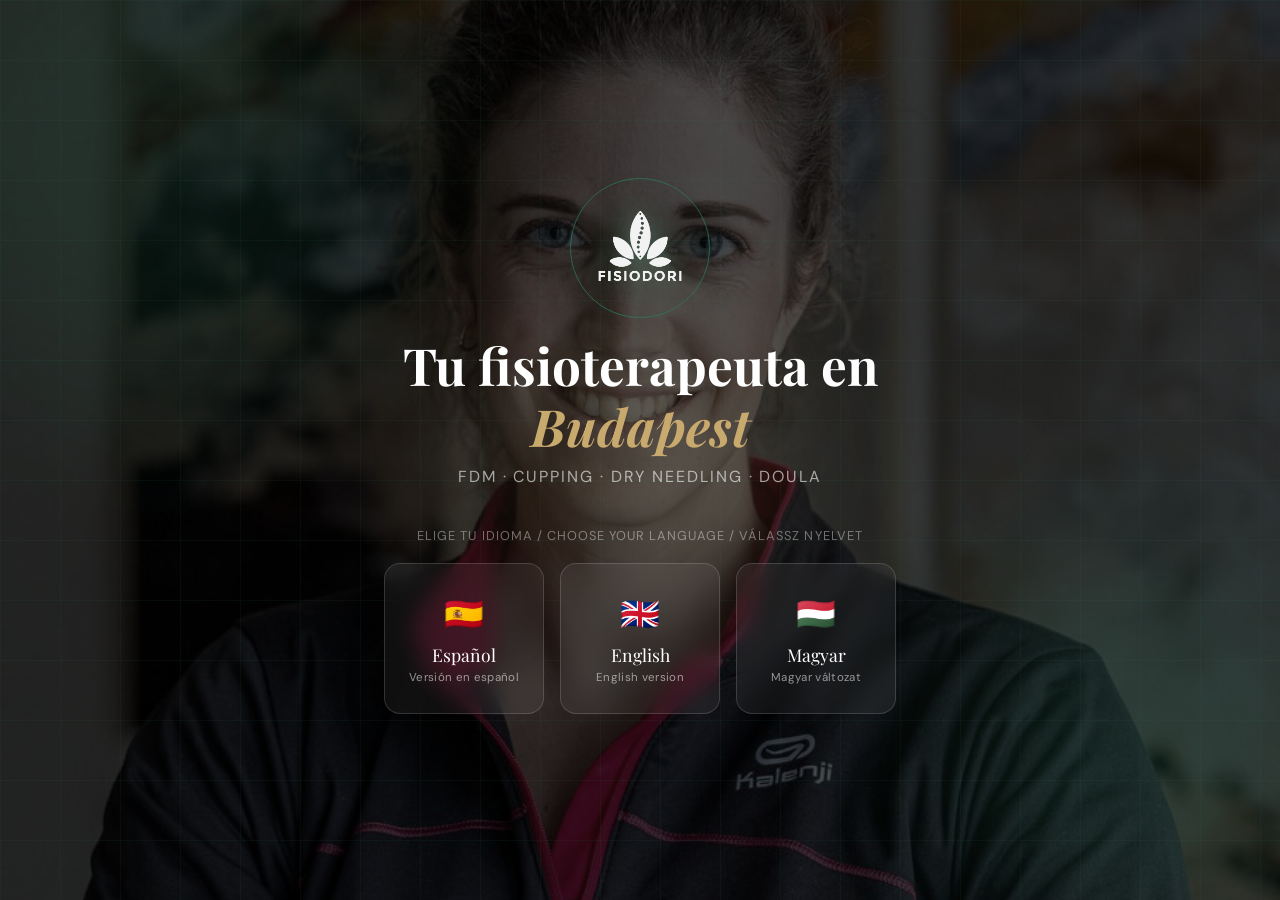
<file: index.html>
<!DOCTYPE html>
<html lang="es">
<head>
  <meta charset="UTF-8">
  <meta name="viewport" content="width=device-width, initial-scale=1.0">
  <title>Fisiodori – Fisioterapeuta en Budapest | Physiotherapist Budapest | Fizioterápia Budapest</title>
  <meta name="description" content="Dóra Szöllősi – Fisioterapeuta certificada en Budapest. Especialista en FDM, ventosas, punción seca y Doula. Española, English, Magyar.">
  <meta name="keywords" content="fisioterapeuta Budapest, physiotherapist Budapest, FDM Budapest, cupping Budapest, dry needling Budapest, Doula Budapest, Spanish physiotherapist Budapest">
  <link rel="canonical" href="https://fisiodori.com/">
  <link rel="alternate" hreflang="es" href="https://fisiodori.com/es/">
  <link rel="alternate" hreflang="en" href="https://fisiodori.com/en/">
  <link rel="alternate" hreflang="hu" href="https://fisiodori.com/hu/">
  <link rel="preconnect" href="https://fonts.googleapis.com">
  <link href="https://fonts.googleapis.com/css2?family=Playfair+Display:ital,wght@0,400;0,700;1,400&family=DM+Sans:wght@300;400;500&display=swap" rel="stylesheet">
  <style>
    *, *::before, *::after { box-sizing: border-box; margin: 0; padding: 0; }

    :root {
      --green: #2E7D5B;
      --green-light: #3a9970;
      --green-pale: #e8f5ef;
      --cream: #faf8f4;
      --dark: #1a2e25;
      --gold: #c8a96e;
    }

    html, body {
      min-height: 100%;
      font-family: 'DM Sans', sans-serif;
      background: var(--dark);
    }

    .scene {
      position: relative;
      width: 100%;
      min-height: 100vh;
      display: flex;
      align-items: center;
      justify-content: center;
      overflow: hidden;
      padding: 2rem 1rem;
    }

    /* Background - no animation on mobile */
    .bg-hero {
      position: absolute;
      inset: 0;
      background-image: url('images/hero.jpg');
      background-size: cover;
      background-position: center;
      filter: brightness(0.3) saturate(0.6);
    }

    @media (min-width: 769px) {
      .bg-hero { animation: slowZoom 20s ease-in-out infinite alternate; }
    }

    @keyframes slowZoom {
      from { transform: scale(1.0); }
      to { transform: scale(1.06); }
    }

    /* Blobs - hidden on mobile */
    .blob {
      position: absolute;
      border-radius: 50%;
      filter: blur(80px);
      opacity: 0.15;
      display: none;
    }

    @media (min-width: 769px) {
      .blob { display: block; animation: blobFloat 8s ease-in-out infinite; }
    }

    .blob-1 { width: 500px; height: 500px; background: var(--green); top: -100px; left: -100px; }
    .blob-2 { width: 400px; height: 400px; background: var(--green-light); bottom: -50px; right: -50px; animation-delay: 3s; }
    .blob-3 { width: 300px; height: 300px; background: var(--gold); top: 50%; left: 50%; transform: translate(-50%, -50%); animation-delay: 5s; }

    @keyframes blobFloat {
      0%, 100% { transform: translate(0, 0) scale(1); }
      50% { transform: translate(20px, -20px) scale(1.1); }
    }

    /* Grid lines - no animation on mobile */
    .grid-overlay {
      position: absolute;
      inset: 0;
      background-image:
        linear-gradient(rgba(46,125,91,0.08) 1px, transparent 1px),
        linear-gradient(90deg, rgba(46,125,91,0.08) 1px, transparent 1px);
      background-size: 60px 60px;
    }

    @media (min-width: 769px) {
      .grid-overlay { animation: gridShift 15s linear infinite; }
    }

    @keyframes gridShift {
      from { background-position: 0 0; }
      to { background-position: 60px 60px; }
    }

    .content {
      position: relative;
      z-index: 10;
      text-align: center;
      padding: 1.5rem 1rem;
      width: 100%;
      max-width: 600px;
    }

    .logo-wrap {
      margin-bottom: 1.5rem;
      animation: fadeDown 0.6s ease forwards;
    }

    .logo-wrap img {
      height: 90px;
      filter: drop-shadow(0 0 20px rgba(46,125,91,0.5));
    }

    @media (min-width: 769px) {
      .logo-wrap img { height: 120px; }
    }

    .tagline {
      font-family: 'Playfair Display', serif;
      font-size: clamp(1.6rem, 7vw, 3.2rem);
      color: #fff;
      line-height: 1.2;
      margin-bottom: 0.5rem;
      animation: fadeDown 0.6s 0.15s ease both;
    }

    .tagline em {
      color: var(--gold);
      font-style: italic;
    }

    .subtitle {
      font-size: clamp(0.8rem, 3vw, 1rem);
      color: rgba(255,255,255,0.6);
      letter-spacing: 0.12em;
      text-transform: uppercase;
      margin-bottom: 2.5rem;
      animation: fadeDown 0.6s 0.25s ease both;
    }

    .lang-prompt {
      font-size: 0.8rem;
      color: rgba(255,255,255,0.4);
      letter-spacing: 0.08em;
      text-transform: uppercase;
      margin-bottom: 1.2rem;
      animation: fadeDown 0.6s 0.35s ease both;
    }

    .lang-cards {
      display: flex;
      gap: 1rem;
      justify-content: center;
      flex-wrap: wrap;
      animation: fadeUp 0.6s 0.45s ease both;
    }

    .lang-card {
      position: relative;
      width: 140px;
      padding: 1.4rem 1rem;
      border: 1px solid rgba(255,255,255,0.15);
      border-radius: 16px;
      background: rgba(255,255,255,0.06);
      backdrop-filter: blur(10px);
      cursor: pointer;
      text-decoration: none;
      transition: all 0.3s ease;
      overflow: hidden;
    }

    @media (min-width: 769px) {
      .lang-card { width: 160px; padding: 1.8rem 1.2rem; }
      .lang-card:hover {
        transform: translateY(-8px) scale(1.05);
        border-color: var(--green);
        box-shadow: 0 20px 60px rgba(46,125,91,0.4);
      }
    }

    .lang-card::before {
      content: '';
      position: absolute;
      inset: 0;
      background: linear-gradient(135deg, var(--green), var(--green-light));
      opacity: 0;
      transition: opacity 0.3s ease;
      border-radius: 16px;
    }

    .lang-card:hover::before, .lang-card:active::before { opacity: 1; }

    .lang-card * { position: relative; z-index: 1; }

    .lang-flag {
      font-size: 2rem;
      display: block;
      margin-bottom: 0.5rem;
    }

    .lang-name {
      display: block;
      font-family: 'Playfair Display', serif;
      font-size: 1.1rem;
      color: #fff;
      margin-bottom: 0.25rem;
    }

    .lang-desc {
      display: block;
      font-size: 0.72rem;
      color: rgba(255,255,255,0.55);
      letter-spacing: 0.03em;
    }

    /* Floating particles - desktop only */
    .particles {
      position: absolute;
      inset: 0;
      overflow: hidden;
      pointer-events: none;
      display: none;
    }

    @media (min-width: 769px) {
      .particles { display: block; }
    }

    .particle {
      position: absolute;
      width: 4px;
      height: 4px;
      background: var(--green-light);
      border-radius: 50%;
      opacity: 0;
      animation: particleRise 6s ease-in infinite;
    }

    @keyframes particleRise {
      0% { opacity: 0; transform: translateY(0) scale(0); }
      20% { opacity: 0.6; }
      100% { opacity: 0; transform: translateY(-100vh) scale(1.5); }
    }

    @keyframes fadeDown {
      from { opacity: 0; transform: translateY(-15px); }
      to { opacity: 1; transform: translateY(0); }
    }

    @keyframes fadeUp {
      from { opacity: 0; transform: translateY(15px); }
      to { opacity: 1; transform: translateY(0); }
    }

    /* Logo rings - desktop only */
    .logo-ring {
      position: absolute;
      width: 140px;
      height: 140px;
      border: 1px solid rgba(46,125,91,0.3);
      border-radius: 50%;
      animation: ringPulse 3s ease-in-out infinite;
      top: 50%; left: 50%; transform: translate(-50%, -50%);
      display: none;
    }

    @media (min-width: 769px) {
      .logo-ring { display: block; }
    }

    .logo-ring:nth-child(2) { animation-delay: 1s; }
    .logo-ring:nth-child(3) { animation-delay: 2s; }

    @keyframes ringPulse {
      0% { transform: translate(-50%, -50%) scale(1); opacity: 0.6; }
      100% { transform: translate(-50%, -50%) scale(2.5); opacity: 0; }
    }

    .logo-container { position: relative; display: inline-block; }

    @media (max-width: 480px) {
      .lang-cards { gap: 0.8rem; }
      .lang-card { width: 130px; padding: 1.2rem 0.8rem; }
    }
  </style>
</head>
<body>
  <div class="scene">
    <div class="bg-hero"></div>
    <div class="blob blob-1"></div>
    <div class="blob blob-2"></div>
    <div class="blob blob-3"></div>
    <div class="grid-overlay"></div>
    <div class="particles" id="particles"></div>

    <div class="content">
      <div class="logo-wrap">
        <div class="logo-container">
          <div class="logo-ring"></div>
          <div class="logo-ring"></div>
          <div class="logo-ring"></div>
          <img src="images/logo_white.png" alt="Fisiodori Logo">
        </div>
      </div>

      <h1 class="tagline">Tu fisioterapeuta en<br><em>Budapest</em></h1>
      <p class="subtitle">FDM · Cupping · Dry Needling · Doula</p>

      <p class="lang-prompt">Elige tu idioma / Choose your language / Válassz nyelvet</p>

      <div class="lang-cards">
        <a href="es/index.html" class="lang-card" hreflang="es">
          <span class="lang-flag">🇪🇸</span>
          <span class="lang-name">Español</span>
          <span class="lang-desc">Versión en español</span>
        </a>
        <a href="en/index.html" class="lang-card" hreflang="en">
          <span class="lang-flag">🇬🇧</span>
          <span class="lang-name">English</span>
          <span class="lang-desc">English version</span>
        </a>
        <a href="hu/index.html" class="lang-card" hreflang="hu">
          <span class="lang-flag">🇭🇺</span>
          <span class="lang-name">Magyar</span>
          <span class="lang-desc">Magyar változat</span>
        </a>
      </div>
    </div>
  </div>

  <script>
    // Generate floating particles
    const container = document.getElementById('particles');
    for (let i = 0; i < 30; i++) {
      const p = document.createElement('div');
      p.className = 'particle';
      p.style.left = Math.random() * 100 + '%';
      p.style.bottom = '0';
      p.style.width = (Math.random() * 4 + 2) + 'px';
      p.style.height = p.style.width;
      p.style.animationDelay = (Math.random() * 6) + 's';
      p.style.animationDuration = (Math.random() * 4 + 4) + 's';
      container.appendChild(p);
    }
  </script>
</body>
</html>
</file>
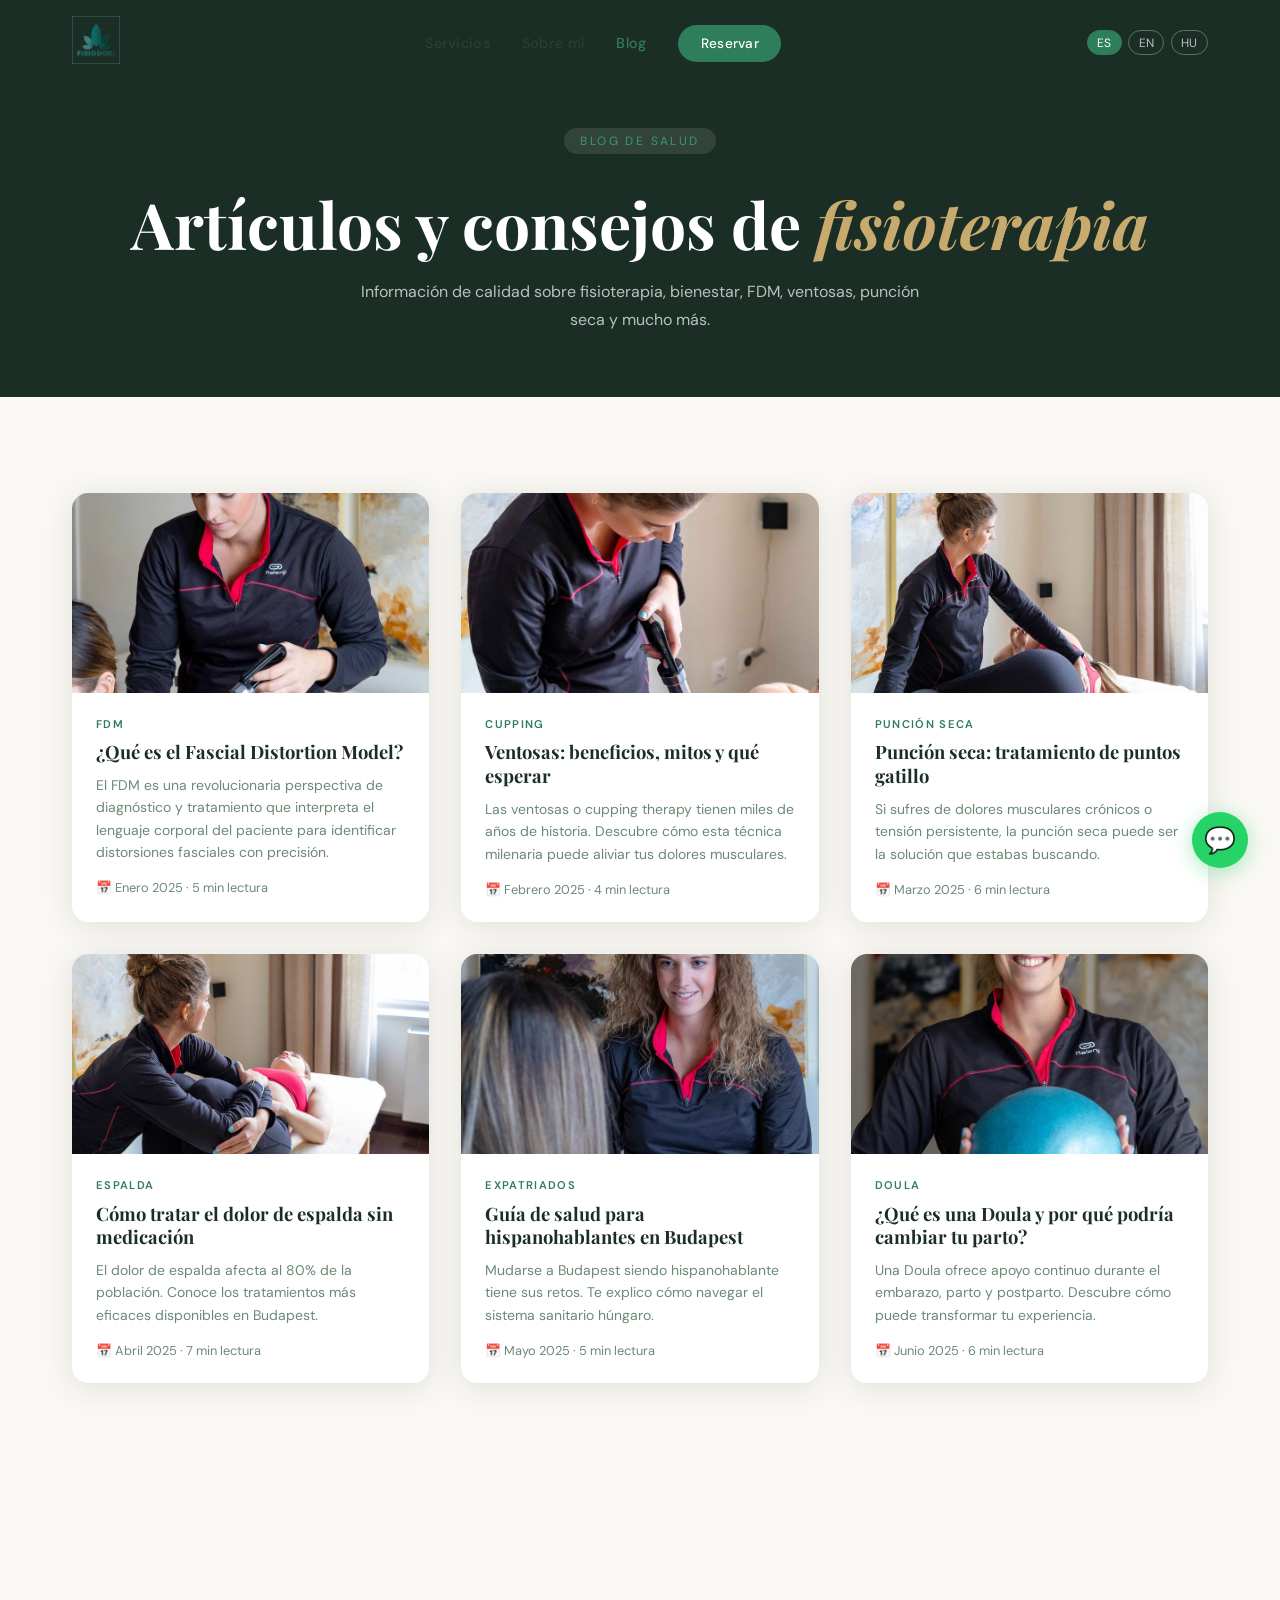
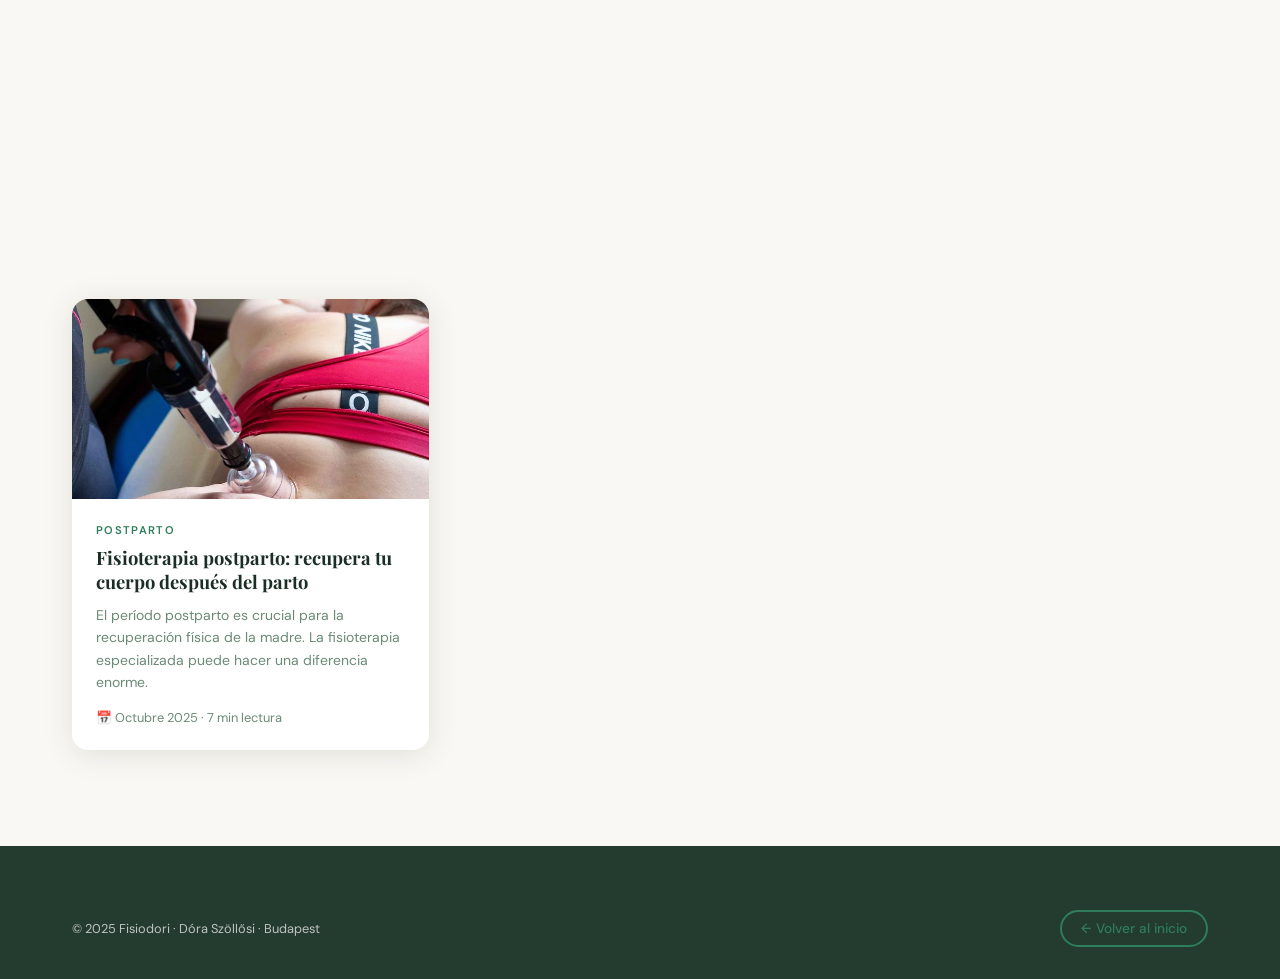
<file: blog/index.html>
<!DOCTYPE html>
<html lang="es">
<head>
  <meta charset="UTF-8">
  <meta name="viewport" content="width=device-width, initial-scale=1.0">
  <title>Blog de Fisioterapia en Budapest | Fisiodori</title>
  <meta name="description" content="Artículos sobre fisioterapia, FDM, ventosas, punción seca, Doula y bienestar. Tu fisioterapeuta hispanohablante en Budapest.">
  <link rel="preconnect" href="https://fonts.googleapis.com">
  <link href="https://fonts.googleapis.com/css2?family=Playfair+Display:ital,wght@0,400;0,700;1,400&family=DM+Sans:wght@300;400;500&display=swap" rel="stylesheet">
  <link rel="stylesheet" href="../css/shared.css">
</head>
<body>
  <div class="progress-bar"></div>
  <a href="https://wa.me/36309706949" class="whatsapp-btn" target="_blank" rel="noopener">💬</a>

  <header class="header scrolled">
    <div class="container">
      <nav class="nav-inner">
        <a href="../es/index.html" class="nav-logo">
          <img src="../images/logo_green.png" alt="Fisiodori" style="filter:none">
        </a>
        <ul class="nav-links" style="">
          <li><a href="../es/index.html#servicios" style="color:var(--text)">Servicios</a></li>
          <li><a href="../es/index.html#sobre-mi" style="color:var(--text)">Sobre mí</a></li>
          <li><a href="../blog/" style="color:var(--green)">Blog</a></li>
          <li><a href="../es/index.html#contacto" class="nav-cta">Reservar</a></li>
        </ul>
        <div class="lang-switcher">
          <a href="../es/" class="active">ES</a>
          <a href="../en/">EN</a>
          <a href="../hu/">HU</a>
        </div>
      </nav>
    </div>
  </header>

  <section style="background:var(--dark);padding:8rem 0 4rem;text-align:center">
    <div class="container">
      <span class="section-label" style="background:rgba(255,255,255,0.1);color:var(--green-light)">Blog de salud</span>
      <h1 style="color:#fff;margin:1rem 0">Artículos y consejos de <em style="color:var(--gold);font-style:italic">fisioterapia</em></h1>
      <p style="color:rgba(255,255,255,0.7);max-width:560px;margin:0 auto">Información de calidad sobre fisioterapia, bienestar, FDM, ventosas, punción seca y mucho más.</p>
    </div>
  </section>

  <section class="section">
    <div class="container">
      <div class="blog-grid">
        <a href="fdm-que-es.html" class="blog-card reveal">
          <div class="blog-card-img"><img src="../images/fdm.jpg" alt="Qué es el FDM" loading="lazy"></div>
          <div class="blog-card-body">
            <span class="blog-tag">FDM</span>
            <h2 class="blog-title">¿Qué es el Fascial Distortion Model?</h2>
            <p class="blog-excerpt">El FDM es una revolucionaria perspectiva de diagnóstico y tratamiento que interpreta el lenguaje corporal del paciente para identificar distorsiones fasciales con precisión.</p>
            <div class="blog-meta">📅 Enero 2025 · 5 min lectura</div>
          </div>
        </a>
        <a href="ventosas-beneficios.html" class="blog-card reveal">
          <div class="blog-card-img"><img src="../images/cupping2.jpg" alt="Ventosas beneficios" loading="lazy"></div>
          <div class="blog-card-body">
            <span class="blog-tag">Cupping</span>
            <h2 class="blog-title">Ventosas: beneficios, mitos y qué esperar</h2>
            <p class="blog-excerpt">Las ventosas o cupping therapy tienen miles de años de historia. Descubre cómo esta técnica milenaria puede aliviar tus dolores musculares.</p>
            <div class="blog-meta">📅 Febrero 2025 · 4 min lectura</div>
          </div>
        </a>
        <a href="puncion-seca.html" class="blog-card reveal">
          <div class="blog-card-img"><img src="../images/needling.jpg" alt="Punción seca" loading="lazy"></div>
          <div class="blog-card-body">
            <span class="blog-tag">Punción Seca</span>
            <h2 class="blog-title">Punción seca: tratamiento de puntos gatillo</h2>
            <p class="blog-excerpt">Si sufres de dolores musculares crónicos o tensión persistente, la punción seca puede ser la solución que estabas buscando.</p>
            <div class="blog-meta">📅 Marzo 2025 · 6 min lectura</div>
          </div>
        </a>
        <a href="dolor-espalda-budapest.html" class="blog-card reveal">
          <div class="blog-card-img"><img src="../images/physio.jpg" alt="Dolor de espalda" loading="lazy"></div>
          <div class="blog-card-body">
            <span class="blog-tag">Espalda</span>
            <h2 class="blog-title">Cómo tratar el dolor de espalda sin medicación</h2>
            <p class="blog-excerpt">El dolor de espalda afecta al 80% de la población. Conoce los tratamientos más eficaces disponibles en Budapest.</p>
            <div class="blog-meta">📅 Abril 2025 · 7 min lectura</div>
          </div>
        </a>
        <a href="fisio-expat-budapest.html" class="blog-card reveal">
          <div class="blog-card-img"><img src="../images/consult.jpg" alt="Expat Budapest salud" loading="lazy"></div>
          <div class="blog-card-body">
            <span class="blog-tag">Expatriados</span>
            <h2 class="blog-title">Guía de salud para hispanohablantes en Budapest</h2>
            <p class="blog-excerpt">Mudarse a Budapest siendo hispanohablante tiene sus retos. Te explico cómo navegar el sistema sanitario húngaro.</p>
            <div class="blog-meta">📅 Mayo 2025 · 5 min lectura</div>
          </div>
        </a>
        <a href="doula-budapest.html" class="blog-card reveal">
          <div class="blog-card-img"><img src="../images/about.jpg" alt="Doula Budapest" loading="lazy"></div>
          <div class="blog-card-body">
            <span class="blog-tag">Doula</span>
            <h2 class="blog-title">¿Qué es una Doula y por qué podría cambiar tu parto?</h2>
            <p class="blog-excerpt">Una Doula ofrece apoyo continuo durante el embarazo, parto y postparto. Descubre cómo puede transformar tu experiencia.</p>
            <div class="blog-meta">📅 Junio 2025 · 6 min lectura</div>
          </div>
        </a>
        <a href="fascitis-plantar.html" class="blog-card reveal">
          <div class="blog-card-img"><img src="../images/exercise.jpg" alt="Fascitis plantar tratamiento" loading="lazy"></div>
          <div class="blog-card-body">
            <span class="blog-tag">Lesiones</span>
            <h2 class="blog-title">Fascitis plantar: causas, síntomas y el mejor tratamiento</h2>
            <p class="blog-excerpt">La fascitis plantar es una de las lesiones del pie más frecuentes. Descubre cómo el FDM y la fisioterapia pueden acabar con ese dolor matutino.</p>
            <div class="blog-meta">📅 Julio 2025 · 5 min lectura</div>
          </div>
        </a>
        <a href="cervicalgia.html" class="blog-card reveal">
          <div class="blog-card-img"><img src="../images/shoulder.jpg" alt="Cervicalgia fisioterapia" loading="lazy"></div>
          <div class="blog-card-body">
            <span class="blog-tag">Cuello</span>
            <h2 class="blog-title">Cervicalgia: adiós al dolor de cuello con fisioterapia</h2>
            <p class="blog-excerpt">El dolor cervical es uno de los problemas más comunes en la sociedad actual. Descubre las técnicas más eficaces para aliviarlo.</p>
            <div class="blog-meta">📅 Agosto 2025 · 4 min lectura</div>
          </div>
        </a>
        <a href="recuperacion-deportiva.html" class="blog-card reveal">
          <div class="blog-card-img"><img src="../images/gallery1.jpg" alt="Recuperación deportiva" loading="lazy"></div>
          <div class="blog-card-body">
            <span class="blog-tag">Deporte</span>
            <h2 class="blog-title">Recuperación deportiva: maximiza tu rendimiento con fisioterapia</h2>
            <p class="blog-excerpt">La fisioterapia deportiva no es solo para lesionados. Descubre cómo optimizar tu recuperación y prevenir lesiones futuras.</p>
            <div class="blog-meta">📅 Septiembre 2025 · 6 min lectura</div>
          </div>
        </a>
        <a href="postparto-budapest.html" class="blog-card reveal">
          <div class="blog-card-img"><img src="../images/gallery2.jpg" alt="Fisioterapia postparto Budapest" loading="lazy"></div>
          <div class="blog-card-body">
            <span class="blog-tag">Postparto</span>
            <h2 class="blog-title">Fisioterapia postparto: recupera tu cuerpo después del parto</h2>
            <p class="blog-excerpt">El período postparto es crucial para la recuperación física de la madre. La fisioterapia especializada puede hacer una diferencia enorme.</p>
            <div class="blog-meta">📅 Octubre 2025 · 7 min lectura</div>
          </div>
        </a>
      </div>
    </div>
  </section>

  <footer class="footer">
    <div class="container">
      <div class="footer-bottom" style="border-top:none;padding-top:0">
        <span>© 2025 Fisiodori · Dóra Szöllősi · Budapest</span>
        <a href="../es/index.html" class="btn btn-ghost" style="font-size:0.85rem;padding:0.5rem 1.2rem">← Volver al inicio</a>
      </div>
    </div>
  </footer>

  <script src="../js/main.js"></script>
</body>
</html>
</file>
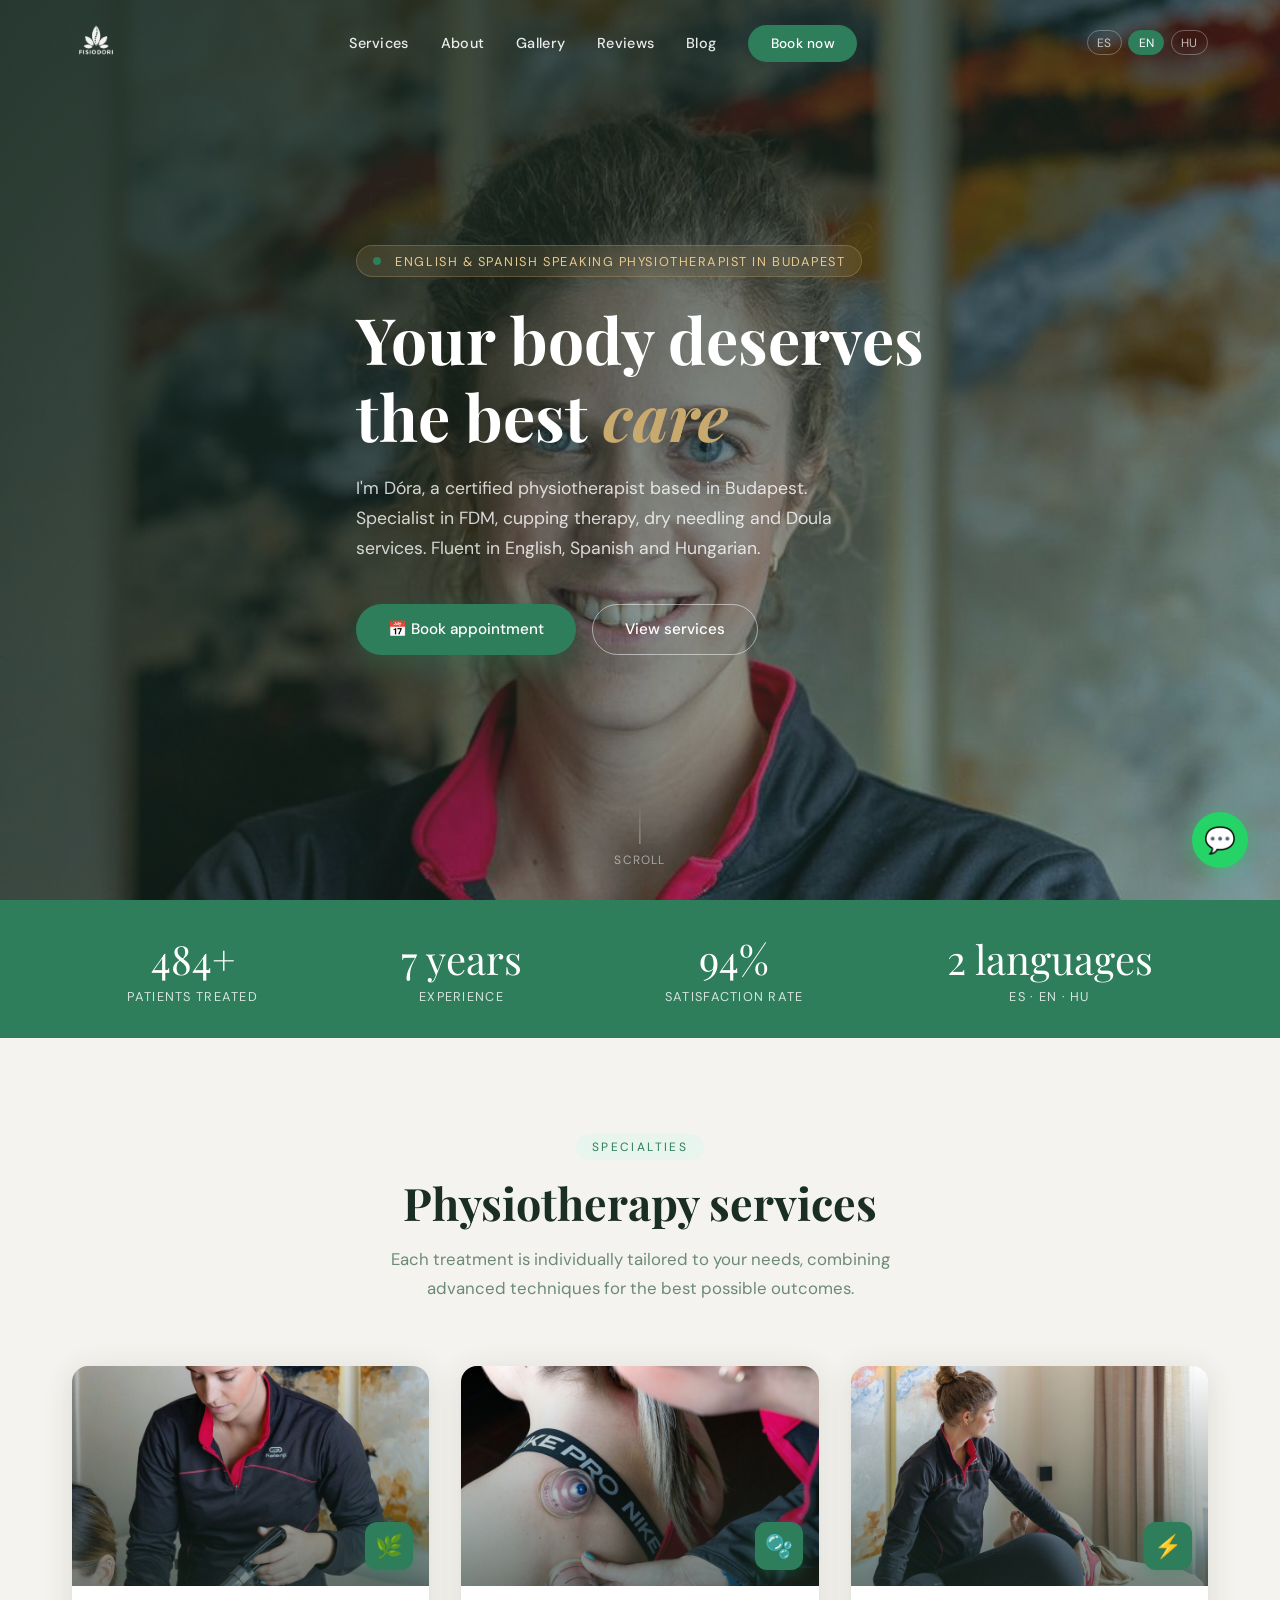
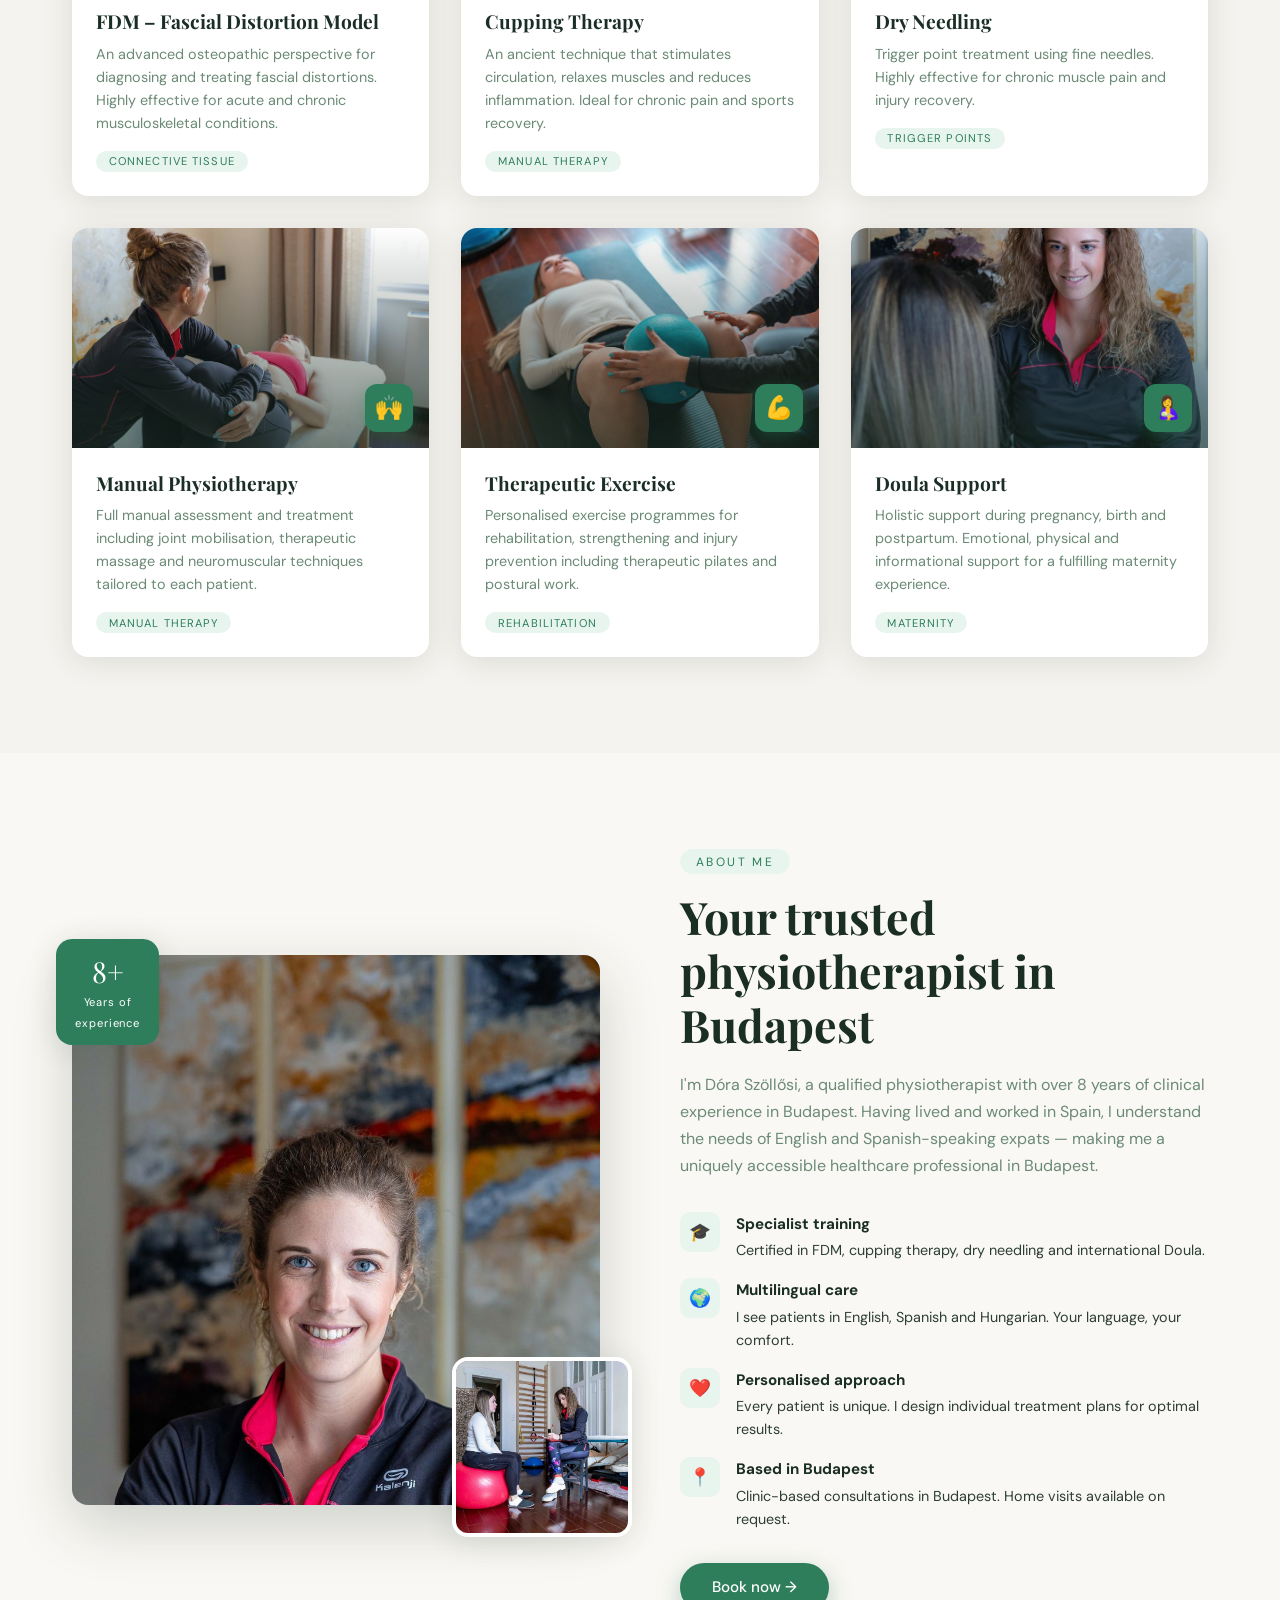
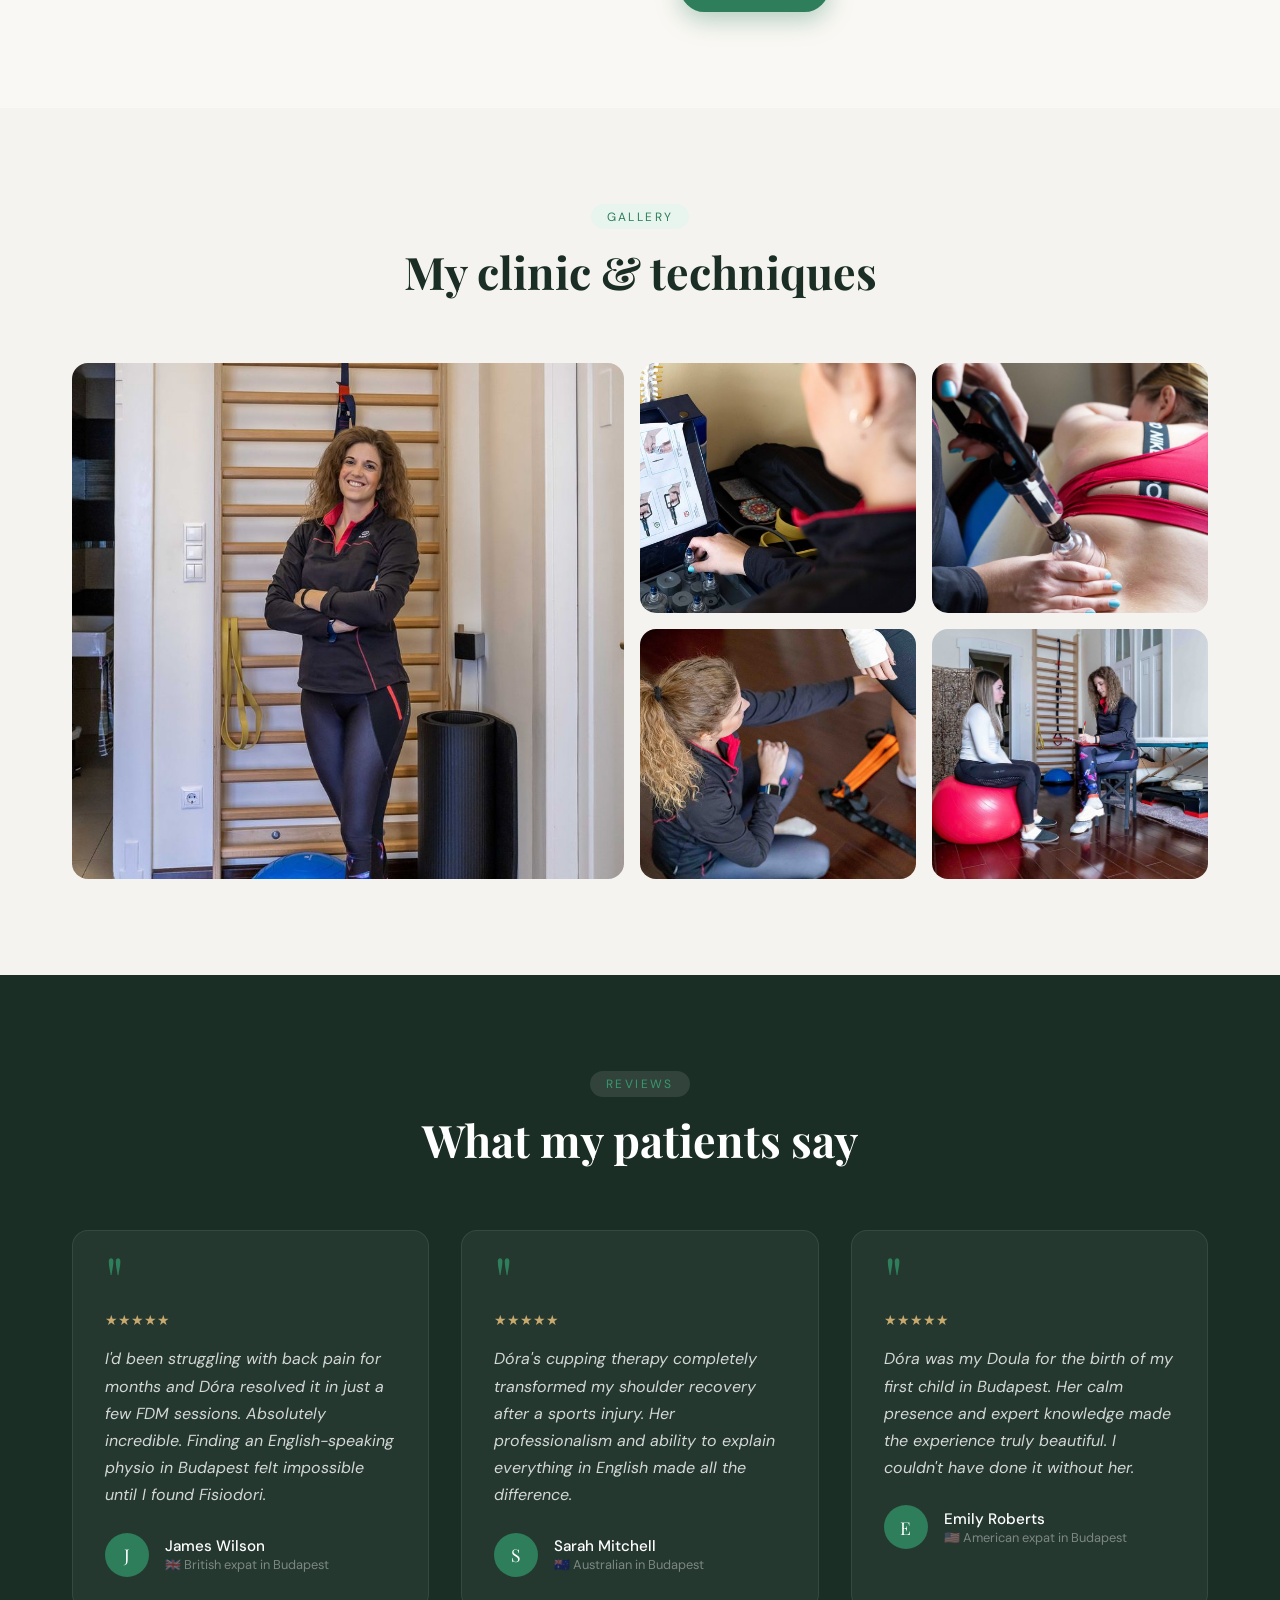
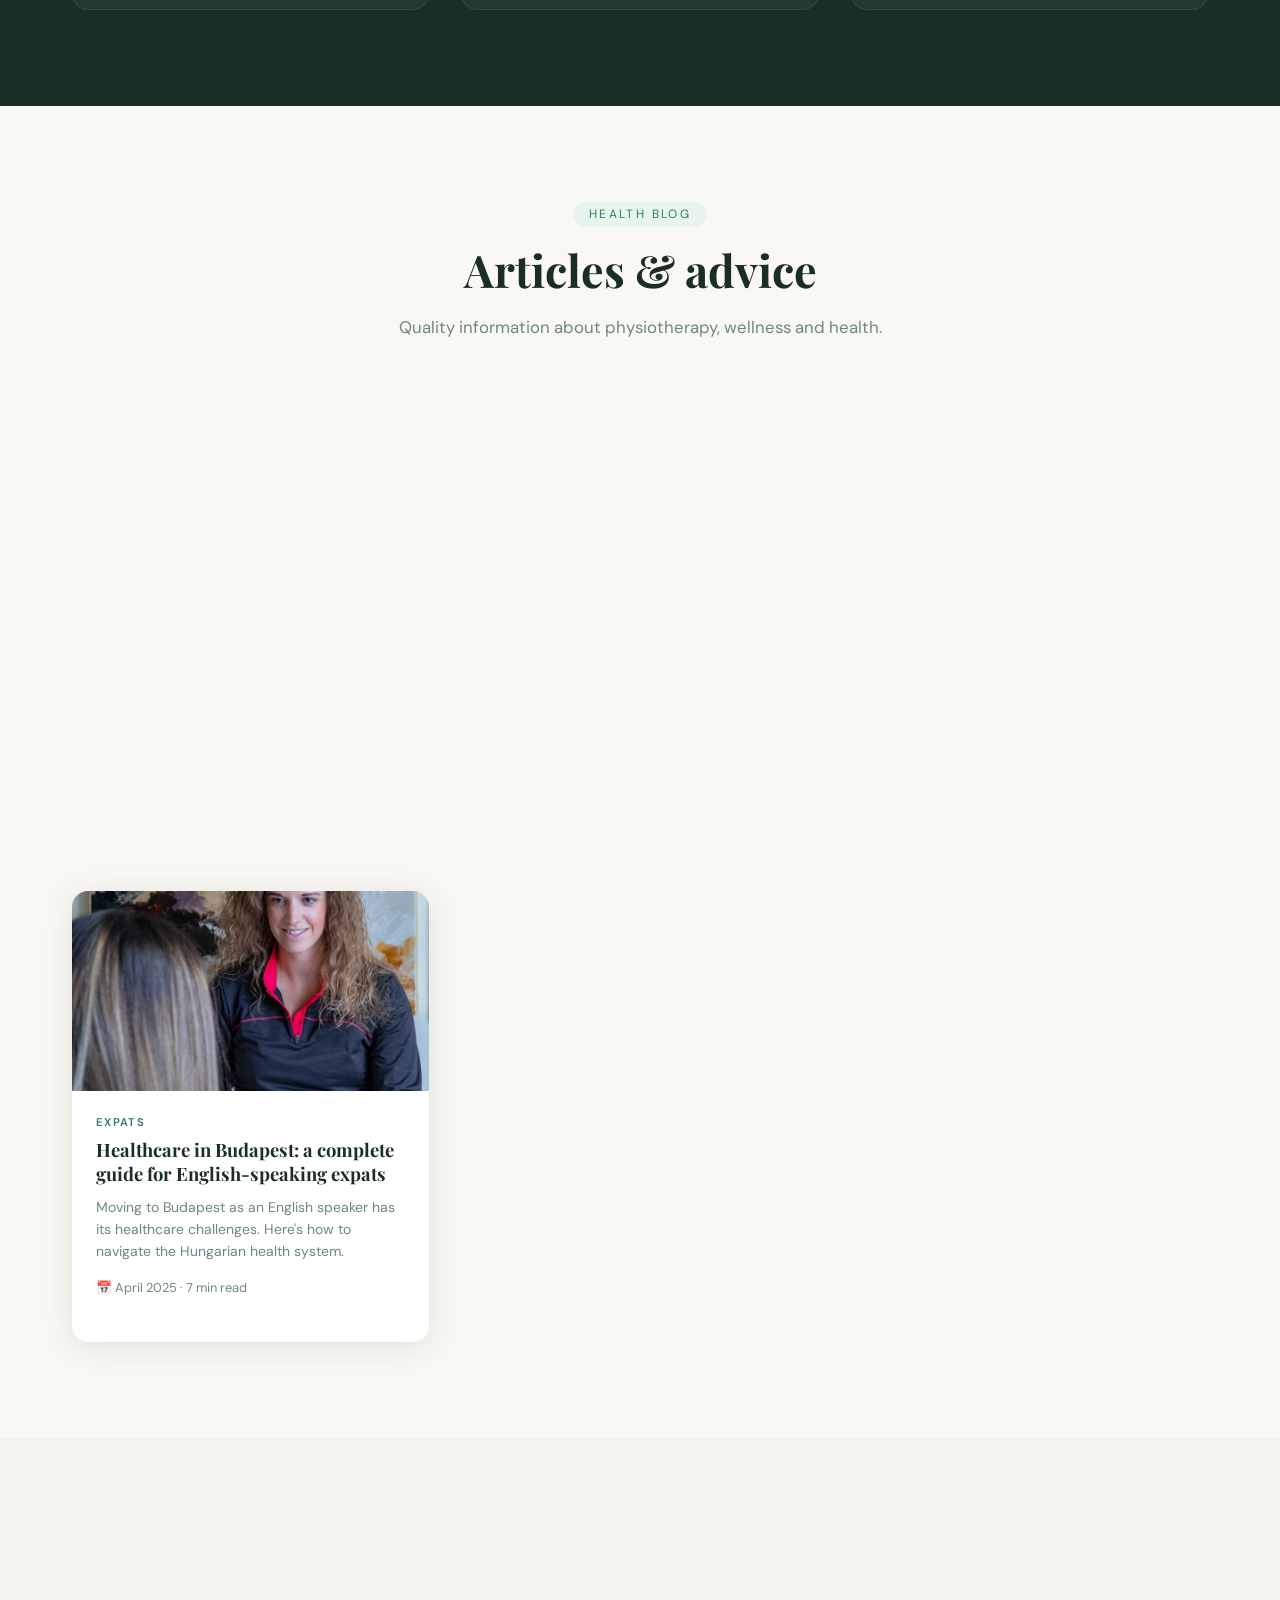
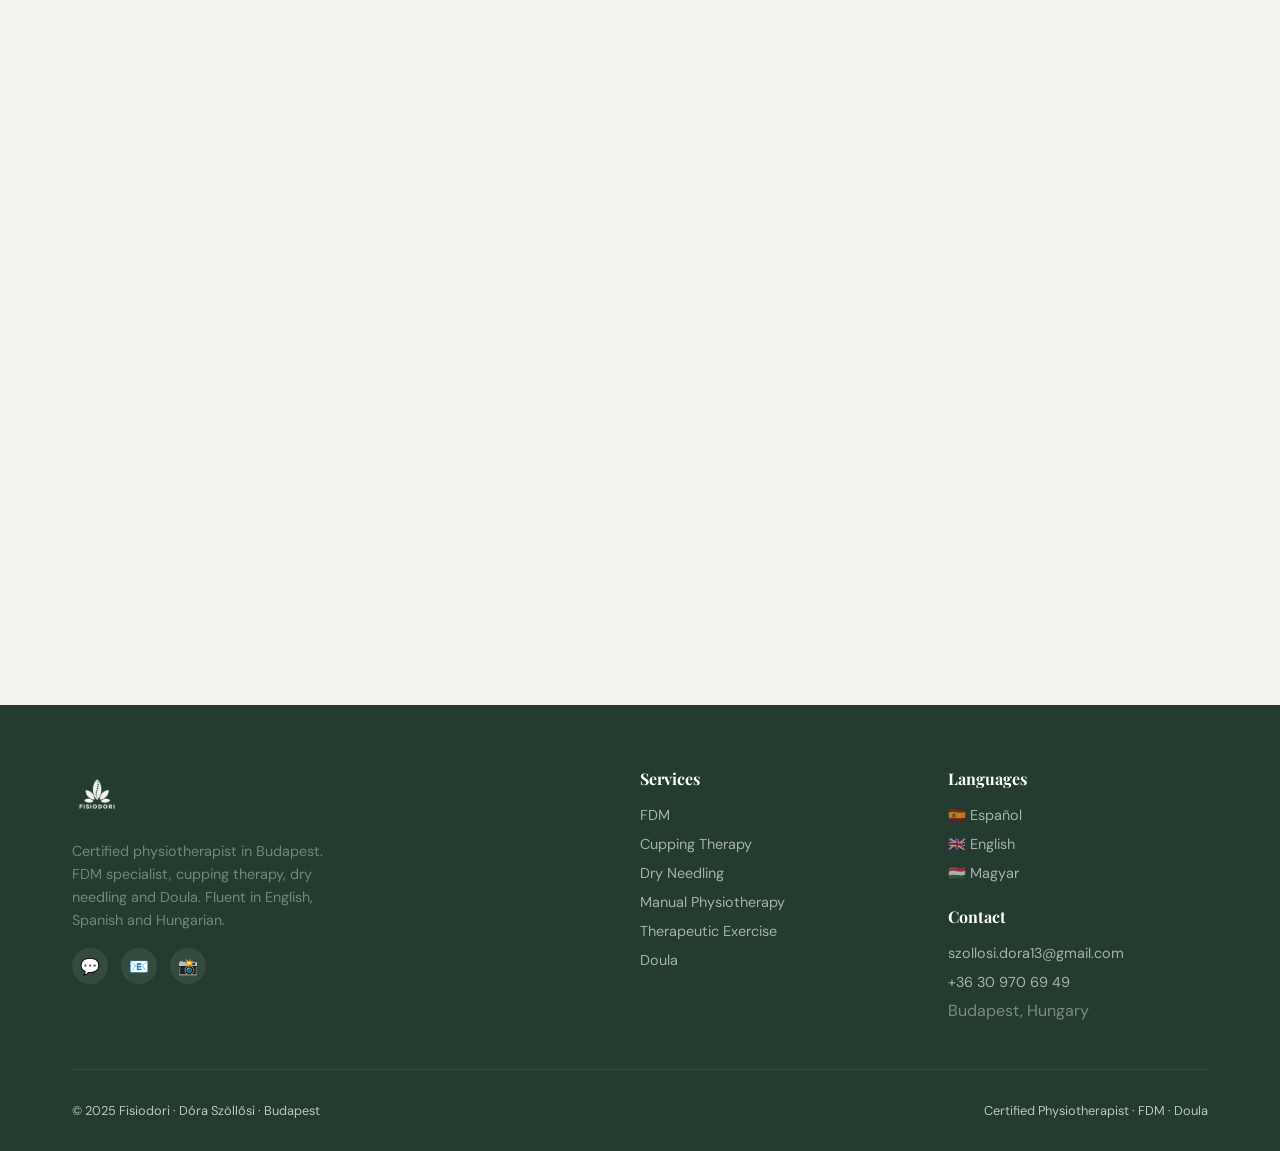
<file: en/index.html>
<!DOCTYPE html>
<html lang="en">
<head>
  <meta charset="UTF-8">
  <meta name="viewport" content="width=device-width, initial-scale=1.0">
  <title>Fisiodori – Physiotherapist in Budapest | FDM, Cupping, Dry Needling, Doula</title>
  <meta name="description" content="Dóra Szöllősi – Certified physiotherapist in Budapest. FDM specialist, cupping therapy, dry needling and Doula. English, Spanish & Hungarian speaking.">
  <meta name="keywords" content="physiotherapist Budapest, English physiotherapist Budapest, FDM Budapest, cupping therapy Budapest, dry needling Budapest, Doula Budapest, sports physiotherapy Budapest">
  <meta property="og:title" content="Fisiodori – Your physiotherapist in Budapest">
  <meta property="og:description" content="Certified physiotherapist in Budapest. FDM, cupping, dry needling and Doula services.">
  <link rel="canonical" href="https://fisiodori.com/en/">
  <link rel="alternate" hreflang="es" href="https://fisiodori.com/es/">
  <link rel="alternate" hreflang="en" href="https://fisiodori.com/en/">
  <link rel="alternate" hreflang="hu" href="https://fisiodori.com/hu/">
  <link rel="preconnect" href="https://fonts.googleapis.com">
  <link href="https://fonts.googleapis.com/css2?family=Playfair+Display:ital,wght@0,400;0,700;1,400&family=DM+Sans:wght@300;400;500&display=swap" rel="stylesheet">
  <link rel="stylesheet" href="../css/shared.css">
  <script type="application/ld+json">
  {
    "@context": "https://schema.org",
    "@type": "MedicalBusiness",
    "name": "Fisiodori",
    "description": "Certified physiotherapist in Budapest. FDM specialist, cupping, dry needling and Doula.",
    "url": "https://fisiodori.com",
    "telephone": "+36309706949",
    "email": "szollosi.dora13@gmail.com",
    "address": {
      "@type": "PostalAddress",
      "addressLocality": "Budapest",
      "addressCountry": "HU"
    }
  }
  </script>
</head>
<body>
  <div class="progress-bar"></div>
  <a href="https://wa.me/36309706949" class="whatsapp-btn" target="_blank" rel="noopener" aria-label="WhatsApp">💬</a>

  <div class="mobile-menu">
    <button class="mobile-close">✕</button>
    <a href="#services">Services</a>
    <a href="#about">About me</a>
    <a href="#gallery">Gallery</a>
    <a href="#testimonials">Reviews</a>
    <a href="#blog">Blog</a>
    <a href="#contact">Book now</a>
  </div>

  <header class="header">
    <div class="container">
      <nav class="nav-inner">
        <a href="#top" class="nav-logo">
          <img src="../images/logo_white.png" alt="Fisiodori" id="navLogo">
        </a>
        <ul class="nav-links">
          <li><a href="#services">Services</a></li>
          <li><a href="#about">About</a></li>
          <li><a href="#gallery">Gallery</a></li>
          <li><a href="#testimonials">Reviews</a></li>
          <li><a href="#blog">Blog</a></li>
          <li><a href="#contact" class="nav-cta">Book now</a></li>
        </ul>
        <div class="lang-switcher">
          <a href="../es/index.html">ES</a>
          <a href="../en/index.html" class="active">EN</a>
          <a href="../hu/index.html">HU</a>
        </div>
        <button class="hamburger" aria-label="Menu">
          <span></span><span></span><span></span>
        </button>
      </nav>
    </div>
  </header>

  <section class="hero" id="top">
    <div class="hero-bg"></div>
    <div class="hero-overlay"></div>
    <div class="container">
      <div class="hero-content">
        <div class="hero-badge">
          <span class="green-dot"></span>
          English & Spanish speaking physiotherapist in Budapest
        </div>
        <h1 class="hero-title">
          Your body deserves<br>
          the best <em>care</em>
        </h1>
        <p class="hero-desc">
          I'm Dóra, a certified physiotherapist based in Budapest. Specialist in FDM, cupping therapy, dry needling and Doula services. Fluent in English, Spanish and Hungarian.
        </p>
        <div class="hero-actions">
          <a href="#contact" class="btn btn-primary">📅 Book appointment</a>
          <a href="#services" class="btn btn-outline">View services</a>
        </div>
      </div>
    </div>
    <div class="hero-scroll">
      <div class="scroll-line"></div>
      <span>Scroll</span>
    </div>
  </section>

  <div class="stats-strip">
    <div class="container">
      <div class="strip-stat">
        <span class="strip-num" data-target="500" data-suffix="+">500+</span>
        <span class="strip-label">Patients treated</span>
      </div>
      <div class="strip-stat">
        <span class="strip-num" data-target="8" data-suffix=" years">8 years</span>
        <span class="strip-label">Experience</span>
      </div>
      <div class="strip-stat">
        <span class="strip-num" data-target="98" data-suffix="%">98%</span>
        <span class="strip-label">Satisfaction rate</span>
      </div>
      <div class="strip-stat">
        <span class="strip-num" data-target="3" data-suffix=" languages">3 languages</span>
        <span class="strip-label">ES · EN · HU</span>
      </div>
    </div>
  </div>

  <section class="section services-bg" id="services">
    <div class="container">
      <div class="section-header center">
        <span class="section-label reveal">Specialties</span>
        <h2 class="section-title reveal">Physiotherapy services</h2>
        <p class="section-subtitle reveal">Each treatment is individually tailored to your needs, combining advanced techniques for the best possible outcomes.</p>
      </div>
      <div class="services-grid">
        <div class="service-card reveal">
          <div class="service-img">
            <img src="../images/fdm.jpg" alt="FDM Fascial Distortion Model Budapest" loading="lazy">
            <div class="service-img-overlay"></div>
            <div class="service-icon">🌿</div>
          </div>
          <div class="service-body">
            <h3 class="service-name">FDM – Fascial Distortion Model</h3>
            <p class="service-desc">An advanced osteopathic perspective for diagnosing and treating fascial distortions. Highly effective for acute and chronic musculoskeletal conditions.</p>
            <span class="service-tag">Connective tissue</span>
          </div>
        </div>
        <div class="service-card reveal">
          <div class="service-img">
            <img src="../images/cupping.jpg" alt="Cupping therapy Budapest" loading="lazy">
            <div class="service-img-overlay"></div>
            <div class="service-icon">🫧</div>
          </div>
          <div class="service-body">
            <h3 class="service-name">Cupping Therapy</h3>
            <p class="service-desc">An ancient technique that stimulates circulation, relaxes muscles and reduces inflammation. Ideal for chronic pain and sports recovery.</p>
            <span class="service-tag">Manual therapy</span>
          </div>
        </div>
        <div class="service-card reveal">
          <div class="service-img">
            <img src="../images/needling.jpg" alt="Dry needling Budapest" loading="lazy">
            <div class="service-img-overlay"></div>
            <div class="service-icon">⚡</div>
          </div>
          <div class="service-body">
            <h3 class="service-name">Dry Needling</h3>
            <p class="service-desc">Trigger point treatment using fine needles. Highly effective for chronic muscle pain and injury recovery.</p>
            <span class="service-tag">Trigger points</span>
          </div>
        </div>
        <div class="service-card reveal">
          <div class="service-img">
            <img src="../images/physio.jpg" alt="Manual physiotherapy Budapest" loading="lazy">
            <div class="service-img-overlay"></div>
            <div class="service-icon">🙌</div>
          </div>
          <div class="service-body">
            <h3 class="service-name">Manual Physiotherapy</h3>
            <p class="service-desc">Full manual assessment and treatment including joint mobilisation, therapeutic massage and neuromuscular techniques tailored to each patient.</p>
            <span class="service-tag">Manual therapy</span>
          </div>
        </div>
        <div class="service-card reveal">
          <div class="service-img">
            <img src="../images/exercise.jpg" alt="Therapeutic exercise Budapest" loading="lazy">
            <div class="service-img-overlay"></div>
            <div class="service-icon">💪</div>
          </div>
          <div class="service-body">
            <h3 class="service-name">Therapeutic Exercise</h3>
            <p class="service-desc">Personalised exercise programmes for rehabilitation, strengthening and injury prevention including therapeutic pilates and postural work.</p>
            <span class="service-tag">Rehabilitation</span>
          </div>
        </div>
        <div class="service-card reveal">
          <div class="service-img">
            <img src="../images/consult.jpg" alt="Doula Budapest birth support" loading="lazy">
            <div class="service-img-overlay"></div>
            <div class="service-icon">🤱</div>
          </div>
          <div class="service-body">
            <h3 class="service-name">Doula Support</h3>
            <p class="service-desc">Holistic support during pregnancy, birth and postpartum. Emotional, physical and informational support for a fulfilling maternity experience.</p>
            <span class="service-tag">Maternity</span>
          </div>
        </div>
      </div>
    </div>
  </section>

  <section class="section" id="about">
    <div class="container">
      <div class="about-grid">
        <div class="about-img-wrap reveal-left">
          <div class="about-badge">
            <span class="about-badge-num">8+</span>
            <span class="about-badge-txt">Years of<br>experience</span>
          </div>
          <div class="about-img-main">
            <img src="../images/hero.jpg" alt="Dóra Szöllősi – Physiotherapist Budapest">
          </div>
          <div class="about-img-accent">
            <img src="../images/studio.jpg" alt="Fisiodori studio Budapest">
          </div>
        </div>
        <div class="about-content reveal-right">
          <span class="section-label">About me</span>
          <h2 class="section-title">Your trusted physiotherapist in Budapest</h2>
          <p>I'm Dóra Szöllősi, a qualified physiotherapist with over 8 years of clinical experience in Budapest. Having lived and worked in Spain, I understand the needs of English and Spanish-speaking expats — making me a uniquely accessible healthcare professional in Budapest.</p>
          <div class="about-qualities">
            <div class="quality-item">
              <div class="quality-icon">🎓</div>
              <div class="quality-text">
                <strong>Specialist training</strong>
                Certified in FDM, cupping therapy, dry needling and international Doula.
              </div>
            </div>
            <div class="quality-item">
              <div class="quality-icon">🌍</div>
              <div class="quality-text">
                <strong>Multilingual care</strong>
                I see patients in English, Spanish and Hungarian. Your language, your comfort.
              </div>
            </div>
            <div class="quality-item">
              <div class="quality-icon">❤️</div>
              <div class="quality-text">
                <strong>Personalised approach</strong>
                Every patient is unique. I design individual treatment plans for optimal results.
              </div>
            </div>
            <div class="quality-item">
              <div class="quality-icon">📍</div>
              <div class="quality-text">
                <strong>Based in Budapest</strong>
                Clinic-based consultations in Budapest. Home visits available on request.
              </div>
            </div>
          </div>
          <a href="#contact" class="btn btn-primary">Book now →</a>
        </div>
      </div>
    </div>
  </section>

  <section class="section services-bg" id="gallery">
    <div class="container">
      <div class="section-header center">
        <span class="section-label reveal">Gallery</span>
        <h2 class="section-title reveal">My clinic & techniques</h2>
      </div>
      <div class="gallery-grid reveal">
        <div class="gallery-item">
          <img src="../images/shoulder.jpg" alt="Shoulder treatment physiotherapy Budapest" loading="lazy">
          <div class="gallery-overlay">🔍</div>
        </div>
        <div class="gallery-item">
          <img src="../images/gallery1.jpg" alt="Physiotherapy consultation Budapest" loading="lazy">
          <div class="gallery-overlay">🔍</div>
        </div>
        <div class="gallery-item">
          <img src="../images/gallery2.jpg" alt="Manual physiotherapy Budapest" loading="lazy">
          <div class="gallery-overlay">🔍</div>
        </div>
        <div class="gallery-item">
          <img src="../images/gallery3.jpg" alt="Therapeutic exercise Budapest" loading="lazy">
          <div class="gallery-overlay">🔍</div>
        </div>
        <div class="gallery-item">
          <img src="../images/studio.jpg" alt="Fisiodori studio Budapest" loading="lazy">
          <div class="gallery-overlay">🔍</div>
        </div>
      </div>
    </div>
  </section>

  <section class="section testimonials-bg" id="testimonials">
    <div class="container">
      <div class="section-header center">
        <span class="section-label reveal">Reviews</span>
        <h2 class="section-title reveal">What my patients say</h2>
      </div>
      <div class="testimonials-track">
        <div class="testimonial-card reveal">
          <span class="testimonial-quote">"</span>
          <div class="stars">★★★★★</div>
          <p class="testimonial-text">I'd been struggling with back pain for months and Dóra resolved it in just a few FDM sessions. Absolutely incredible. Finding an English-speaking physio in Budapest felt impossible until I found Fisiodori.</p>
          <div class="testimonial-author">
            <div class="testimonial-avatar">J</div>
            <div>
              <div class="testimonial-name">James Wilson</div>
              <div class="testimonial-location">🇬🇧 British expat in Budapest</div>
            </div>
          </div>
        </div>
        <div class="testimonial-card reveal">
          <span class="testimonial-quote">"</span>
          <div class="stars">★★★★★</div>
          <p class="testimonial-text">Dóra's cupping therapy completely transformed my shoulder recovery after a sports injury. Her professionalism and ability to explain everything in English made all the difference.</p>
          <div class="testimonial-author">
            <div class="testimonial-avatar">S</div>
            <div>
              <div class="testimonial-name">Sarah Mitchell</div>
              <div class="testimonial-location">🇦🇺 Australian in Budapest</div>
            </div>
          </div>
        </div>
        <div class="testimonial-card reveal">
          <span class="testimonial-quote">"</span>
          <div class="stars">★★★★★</div>
          <p class="testimonial-text">Dóra was my Doula for the birth of my first child in Budapest. Her calm presence and expert knowledge made the experience truly beautiful. I couldn't have done it without her.</p>
          <div class="testimonial-author">
            <div class="testimonial-avatar">E</div>
            <div>
              <div class="testimonial-name">Emily Roberts</div>
              <div class="testimonial-location">🇺🇸 American expat in Budapest</div>
            </div>
          </div>
        </div>
      </div>
    </div>
  </section>

  <section class="section" id="blog">
    <div class="container">
      <div class="section-header center">
        <span class="section-label reveal">Health blog</span>
        <h2 class="section-title reveal">Articles & advice</h2>
        <p class="section-subtitle reveal">Quality information about physiotherapy, wellness and health.</p>
      </div>
      <div class="blog-grid">
        <a href="../blog/what-is-fdm.html" class="blog-card reveal">
          <div class="blog-card-img"><img src="../images/fdm.jpg" alt="What is FDM" loading="lazy"></div>
          <div class="blog-card-body">
            <span class="blog-tag">FDM</span>
            <h3 class="blog-title">What is the Fascial Distortion Model and how can it help you?</h3>
            <p class="blog-excerpt">FDM is a revolutionary diagnostic and treatment perspective that interprets the patient's body language to identify fascial distortions with remarkable precision.</p>
            <div class="blog-meta">📅 January 2025 · 5 min read</div>
          </div>
        </a>
        <a href="../blog/cupping-benefits.html" class="blog-card reveal">
          <div class="blog-card-img"><img src="../images/cupping2.jpg" alt="Cupping therapy benefits" loading="lazy"></div>
          <div class="blog-card-body">
            <span class="blog-tag">Cupping</span>
            <h3 class="blog-title">Cupping therapy: benefits, myths and what to expect in your first session</h3>
            <p class="blog-excerpt">Cupping has thousands of years of history. Discover how this ancient technique can relieve muscle pain and improve your recovery.</p>
            <div class="blog-meta">📅 February 2025 · 4 min read</div>
          </div>
        </a>
        <a href="../blog/dry-needling-guide.html" class="blog-card reveal">
          <div class="blog-card-img"><img src="../images/needling.jpg" alt="Dry needling guide" loading="lazy"></div>
          <div class="blog-card-body">
            <span class="blog-tag">Dry Needling</span>
            <h3 class="blog-title">Dry needling: the trigger point treatment that changes lives</h3>
            <p class="blog-excerpt">If you suffer from chronic muscle pain or persistent tension, dry needling might be the solution you've been looking for.</p>
            <div class="blog-meta">📅 March 2025 · 6 min read</div>
          </div>
        </a>
        <a href="../blog/expat-health-budapest.html" class="blog-card reveal">
          <div class="blog-card-img"><img src="../images/consult.jpg" alt="Expat health Budapest" loading="lazy"></div>
          <div class="blog-card-body">
            <span class="blog-tag">Expats</span>
            <h3 class="blog-title">Healthcare in Budapest: a complete guide for English-speaking expats</h3>
            <p class="blog-excerpt">Moving to Budapest as an English speaker has its healthcare challenges. Here's how to navigate the Hungarian health system.</p>
            <div class="blog-meta">📅 April 2025 · 7 min read</div>
          </div>
        </a>
        <a href="../blog/back-pain-budapest.html" class="blog-card reveal">
          <div class="blog-card-img"><img src="../images/physio.jpg" alt="Back pain treatment Budapest" loading="lazy"></div>
          <div class="blog-card-body">
            <span class="blog-tag">Back pain</span>
            <h3 class="blog-title">How to treat back pain without medication: a complete guide</h3>
            <p class="blog-excerpt">Back pain affects 80% of people at some point. Discover the most effective treatments available in Budapest.</p>
            <div class="blog-meta">📅 May 2025 · 6 min read</div>
          </div>
        </a>
        <a href="../blog/doula-guide.html" class="blog-card reveal">
          <div class="blog-card-img"><img src="../images/about.jpg" alt="Doula guide Budapest" loading="lazy"></div>
          <div class="blog-card-body">
            <span class="blog-tag">Doula</span>
            <h3 class="blog-title">What is a Doula and why might she change your birth experience?</h3>
            <p class="blog-excerpt">A Doula provides continuous support during pregnancy, birth and postpartum. Discover how this can transform one of life's most important moments.</p>
            <div class="blog-meta">📅 June 2025 · 6 min read</div>
          </div>
        </a>
      </div>
    </div>
  </section>

  <section class="section services-bg" id="contact">
    <div class="container">
      <div class="contact-grid">
        <div class="contact-info reveal-left">
          <span class="section-label">Contact</span>
          <h2>Book your appointment</h2>
          <p>I'd love to hear about your needs and design the perfect treatment plan for you. Write to me in English, Spanish or Hungarian.</p>
          <div class="contact-items">
            <div class="contact-item">
              <div class="contact-icon">📧</div>
              <div class="contact-detail">
                <a href="mailto:szollosi.dora13@gmail.com">szollosi.dora13@gmail.com</a>
                <small>I reply within 24 hours</small>
              </div>
            </div>
            <div class="contact-item">
              <div class="contact-icon">📱</div>
              <div class="contact-detail">
                <a href="tel:+36309706949">+36 30 970 69 49</a>
                <small>WhatsApp available</small>
              </div>
            </div>
            <div class="contact-item">
              <div class="contact-icon">📍</div>
              <div class="contact-detail">
                <strong>Budapest, Hungary</strong>
                <small>Home visits available</small>
              </div>
            </div>
            <div class="contact-item">
              <div class="contact-icon">🕐</div>
              <div class="contact-detail">
                <strong>Mon–Fri 9:00–18:00</strong>
                <small>Flexible appointments available</small>
              </div>
            </div>
          </div>
          <a href="https://wa.me/36309706949" class="btn btn-primary" target="_blank">💬 WhatsApp direct</a>
        </div>
        <div class="contact-form reveal-right">
          <h3 style="font-family:'Playfair Display',serif;margin-bottom:1.5rem;color:var(--dark)">Send me a message</h3>
          <form id="contactForm" action="mailto:szollosi.dora13@gmail.com" method="POST" enctype="text/plain">
            <div class="form-row">
              <div class="form-group">
                <label>Name *</label>
                <input type="text" name="name" required placeholder="Your name">
              </div>
              <div class="form-group">
                <label>Phone</label>
                <input type="tel" name="phone" placeholder="+36 / +44...">
              </div>
            </div>
            <div class="form-group">
              <label>Email *</label>
              <input type="email" name="email" required placeholder="you@email.com">
            </div>
            <div class="form-group">
              <label>Service of interest</label>
              <select name="service">
                <option value="">Select a service...</option>
                <option>FDM – Fascial Distortion Model</option>
                <option>Cupping Therapy</option>
                <option>Dry Needling</option>
                <option>Manual Physiotherapy</option>
                <option>Therapeutic Exercise</option>
                <option>Doula Support</option>
                <option>General consultation</option>
              </select>
            </div>
            <div class="form-group">
              <label>Tell me about your condition *</label>
              <textarea name="message" required placeholder="Briefly describe your symptoms or what kind of help you're looking for..."></textarea>
            </div>
            <button type="submit" class="btn btn-primary" style="width:100%;justify-content:center">Send message →</button>
          </form>
        </div>
      </div>
    </div>
  </section>

  <footer class="footer">
    <div class="container">
      <div class="footer-grid">
        <div class="footer-brand">
          <img src="../images/logo_white.png" alt="Fisiodori">
          <p>Certified physiotherapist in Budapest. FDM specialist, cupping therapy, dry needling and Doula. Fluent in English, Spanish and Hungarian.</p>
          <div class="social-links" style="margin-top:1rem">
            <a href="https://wa.me/36309706949" class="social-link">💬</a>
            <a href="mailto:szollosi.dora13@gmail.com" class="social-link">📧</a>
            <a href="https://www.instagram.com/" class="social-link">📸</a>
          </div>
        </div>
        <div class="footer-col">
          <h4>Services</h4>
          <ul class="footer-links">
            <li><a href="#services">FDM</a></li>
            <li><a href="#services">Cupping Therapy</a></li>
            <li><a href="#services">Dry Needling</a></li>
            <li><a href="#services">Manual Physiotherapy</a></li>
            <li><a href="#services">Therapeutic Exercise</a></li>
            <li><a href="#services">Doula</a></li>
          </ul>
        </div>
        <div class="footer-col">
          <h4>Languages</h4>
          <ul class="footer-links">
            <li><a href="../es/">🇪🇸 Español</a></li>
            <li><a href="../en/">🇬🇧 English</a></li>
            <li><a href="../hu/">🇭🇺 Magyar</a></li>
          </ul>
          <h4 style="margin-top:1.5rem">Contact</h4>
          <ul class="footer-links">
            <li><a href="mailto:szollosi.dora13@gmail.com">szollosi.dora13@gmail.com</a></li>
            <li><a href="tel:+36309706949">+36 30 970 69 49</a></li>
            <li><span style="color:rgba(255,255,255,0.4)">Budapest, Hungary</span></li>
          </ul>
        </div>
      </div>
      <div class="footer-bottom">
        <span>© 2025 Fisiodori · Dóra Szöllősi · Budapest</span>
        <span>Certified Physiotherapist · FDM · Doula</span>
      </div>
    </div>
  </footer>

  <script src="../js/main.js"></script>
</body>
</html>
</file>
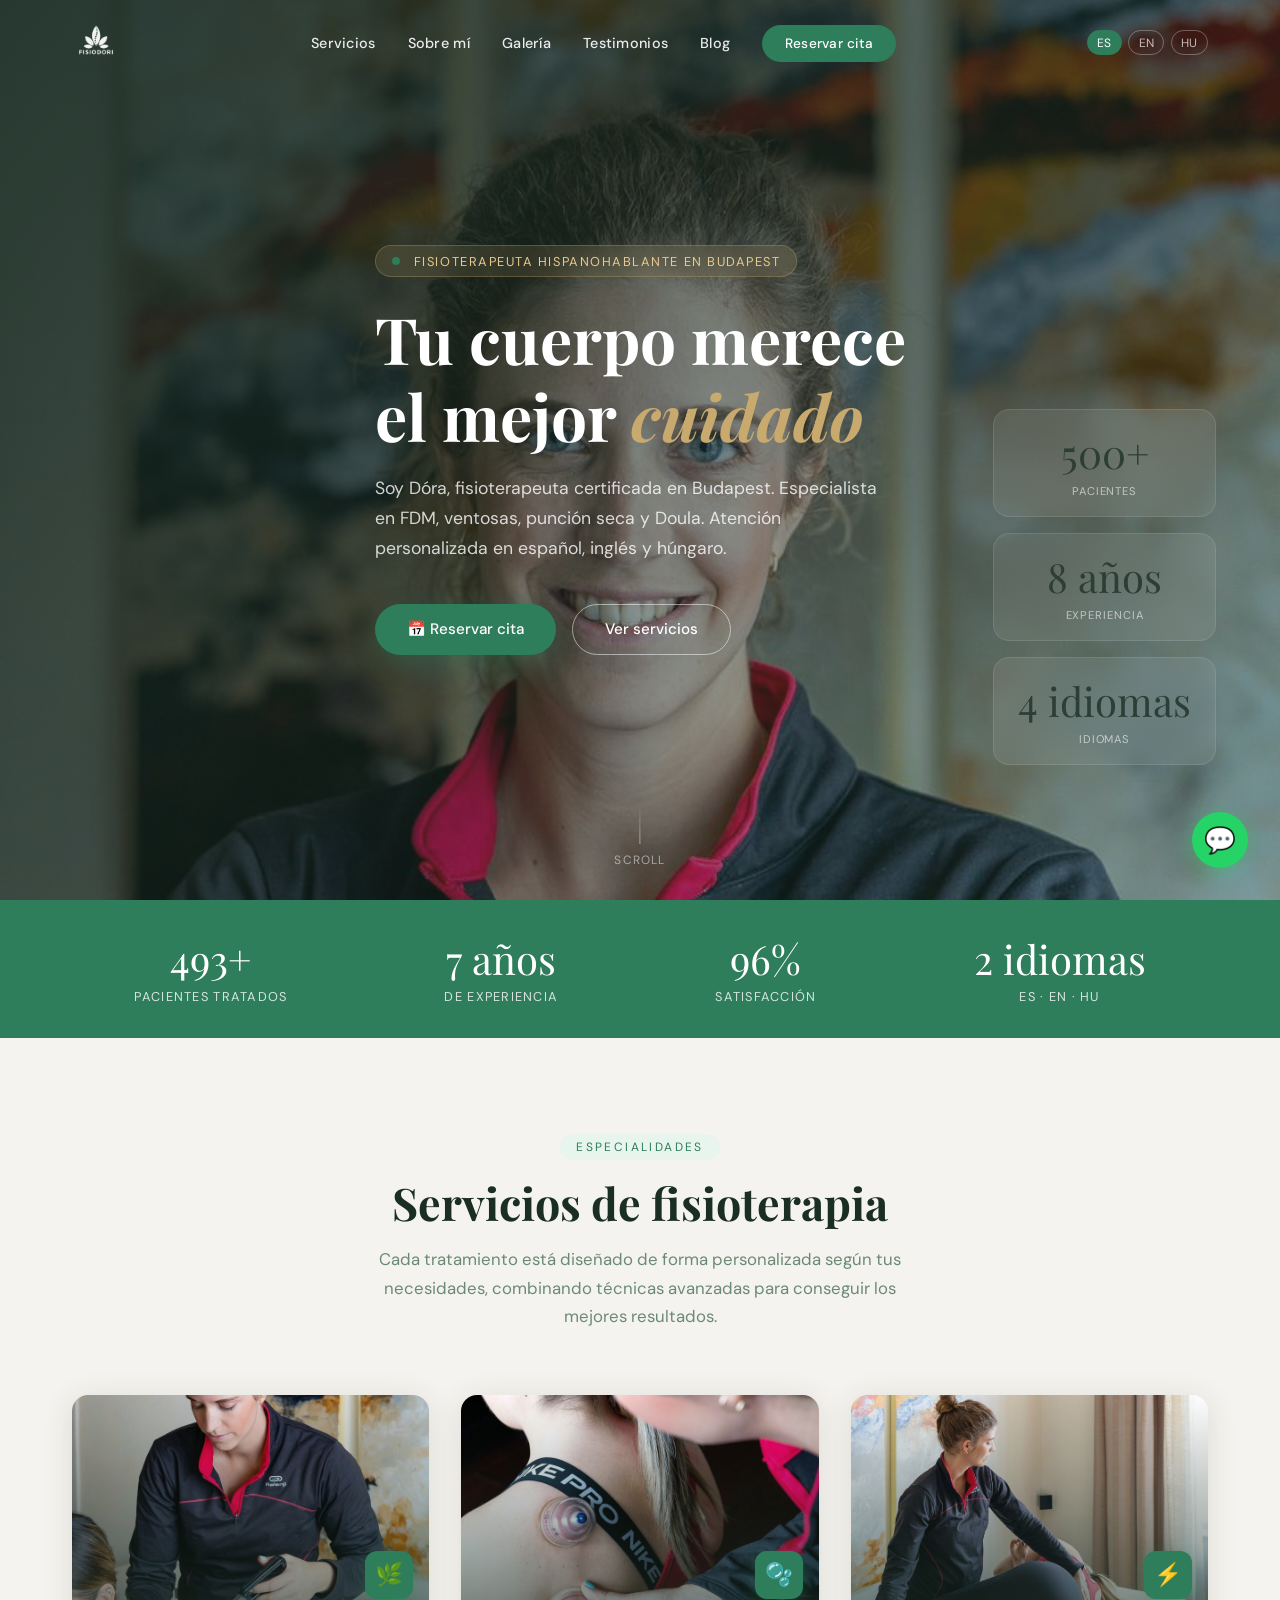
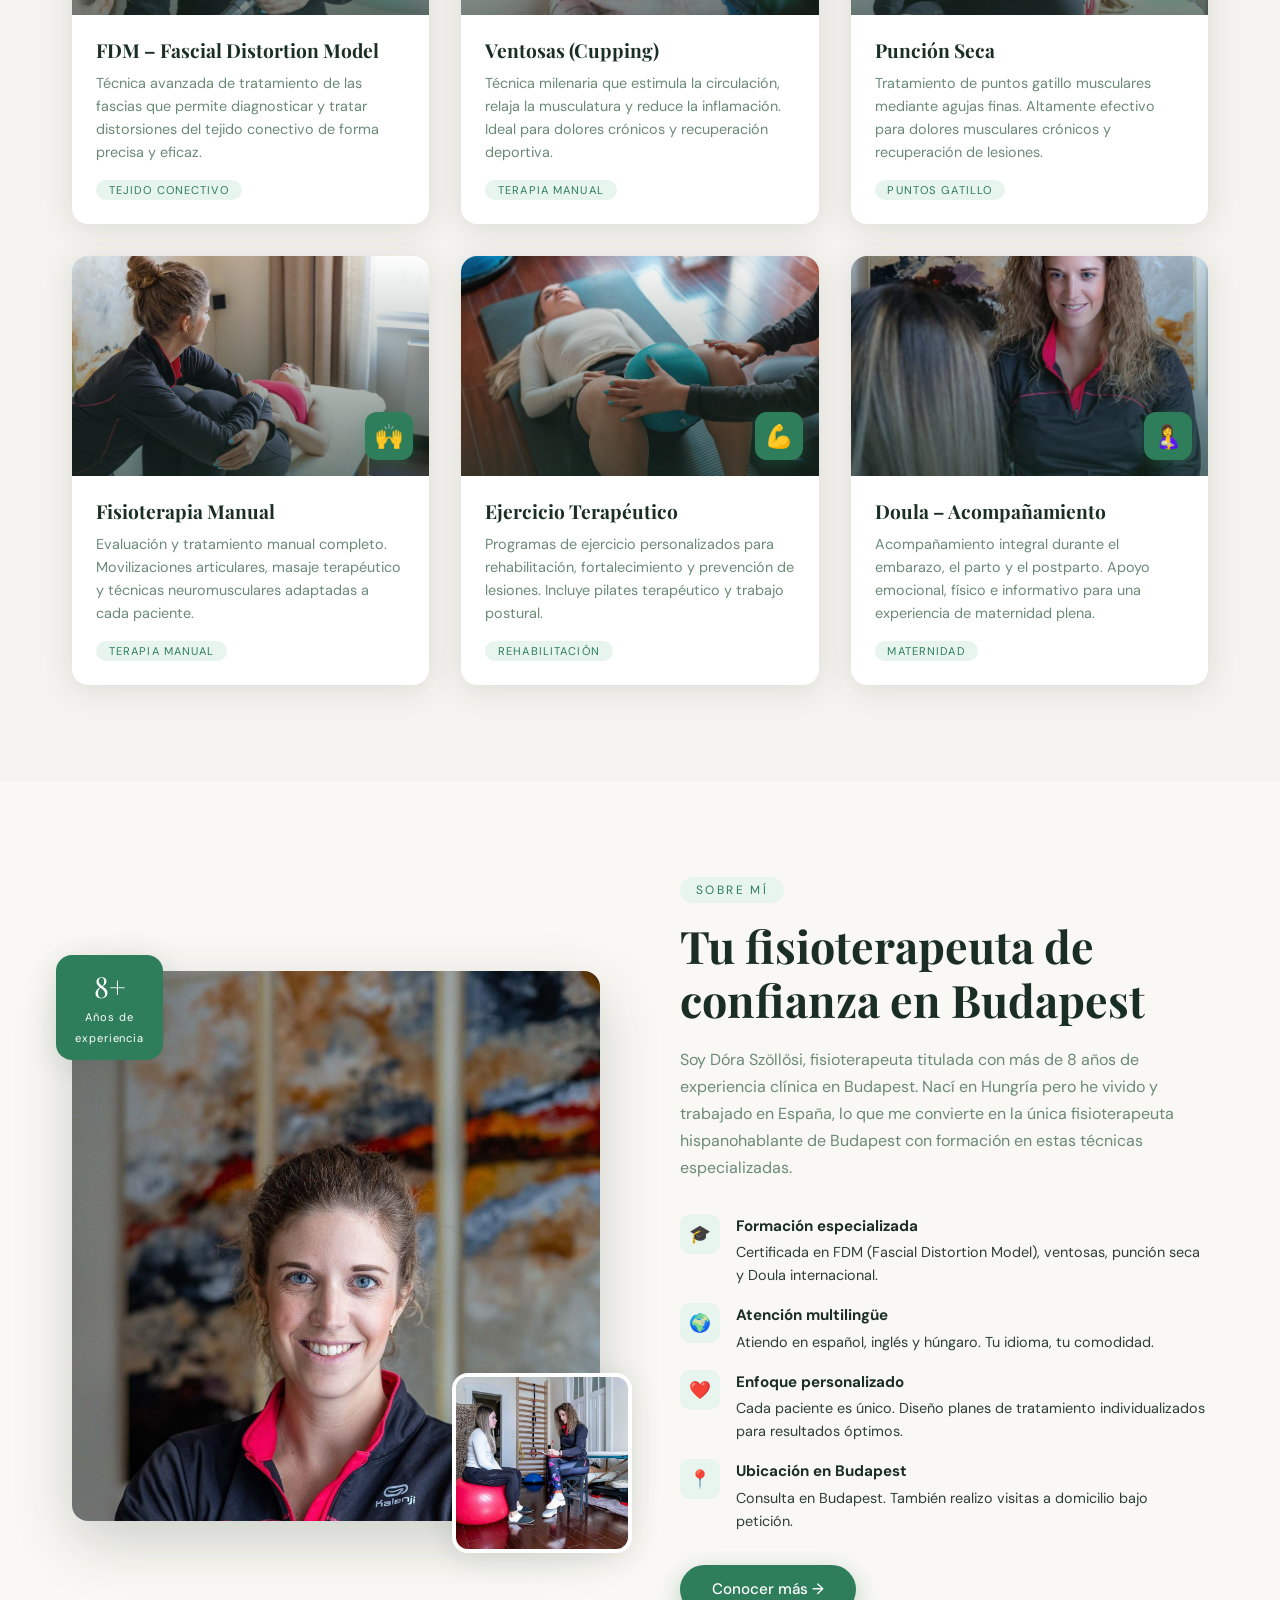
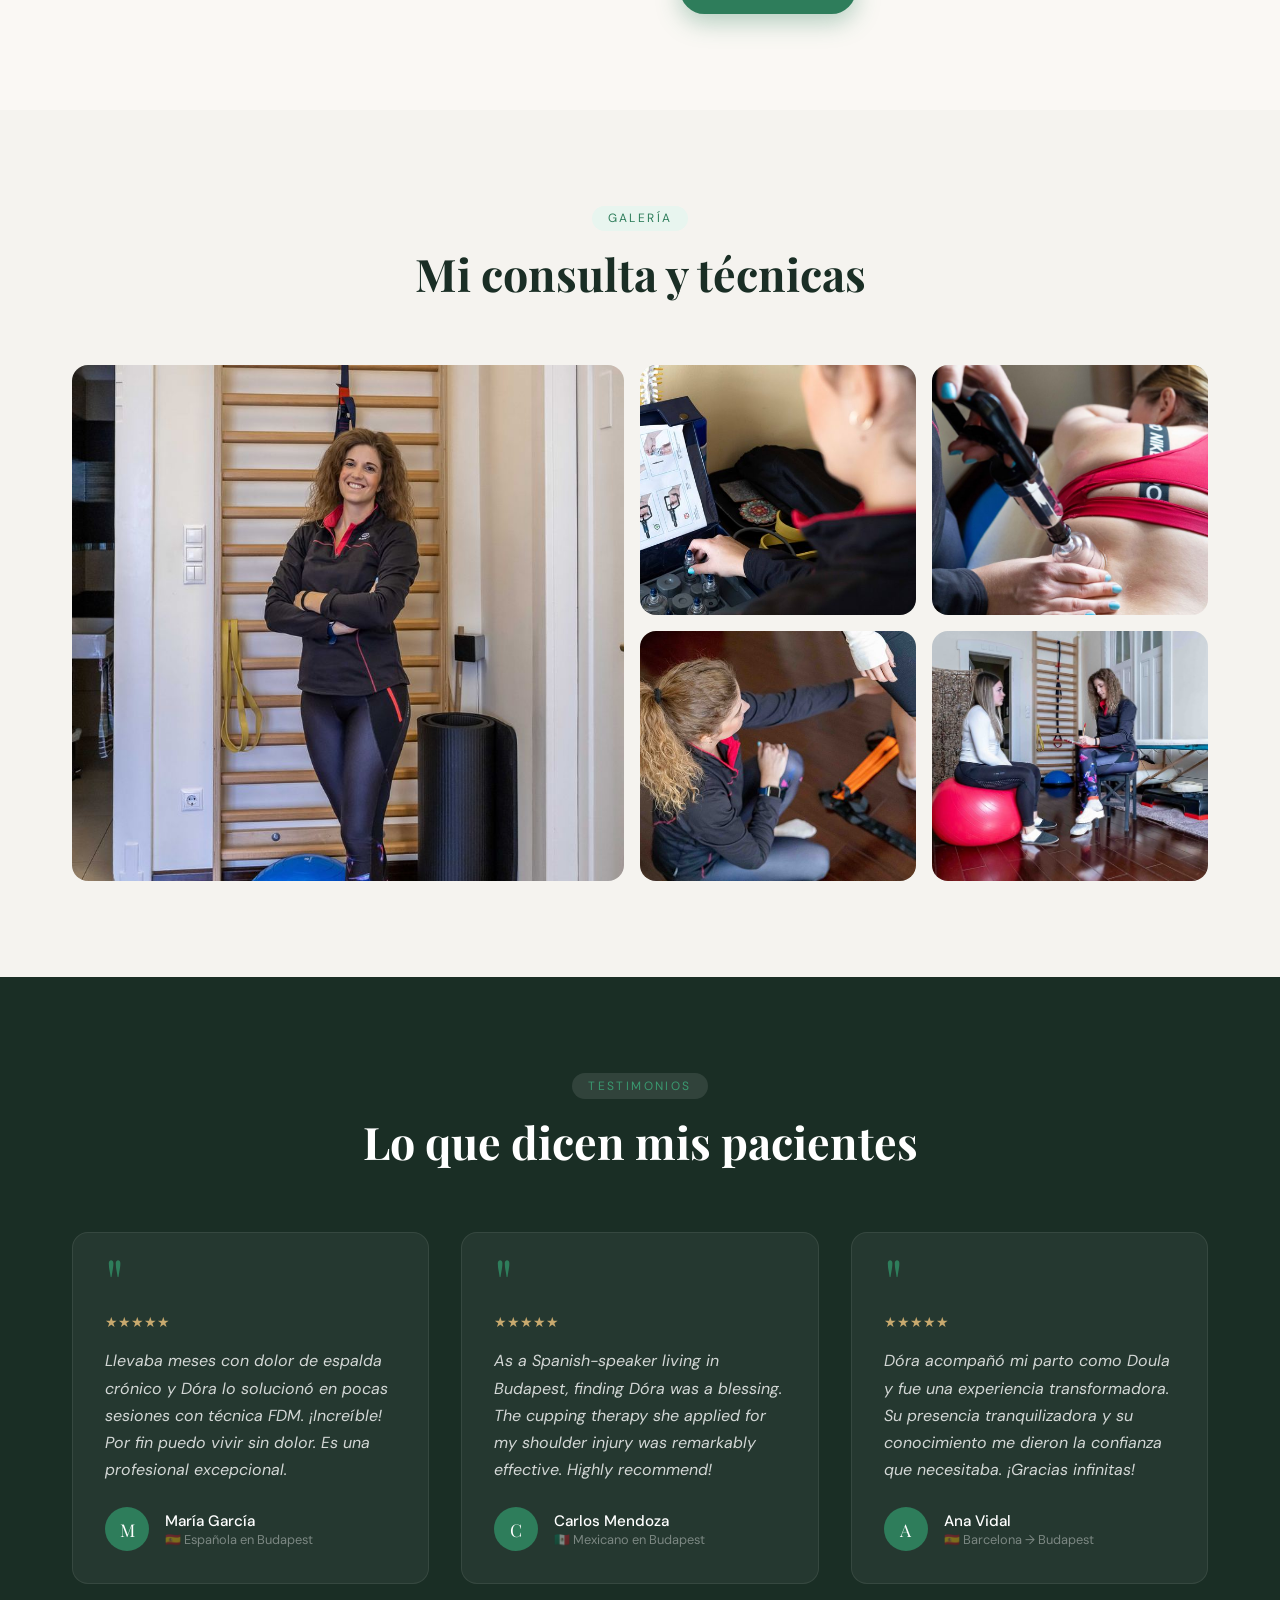
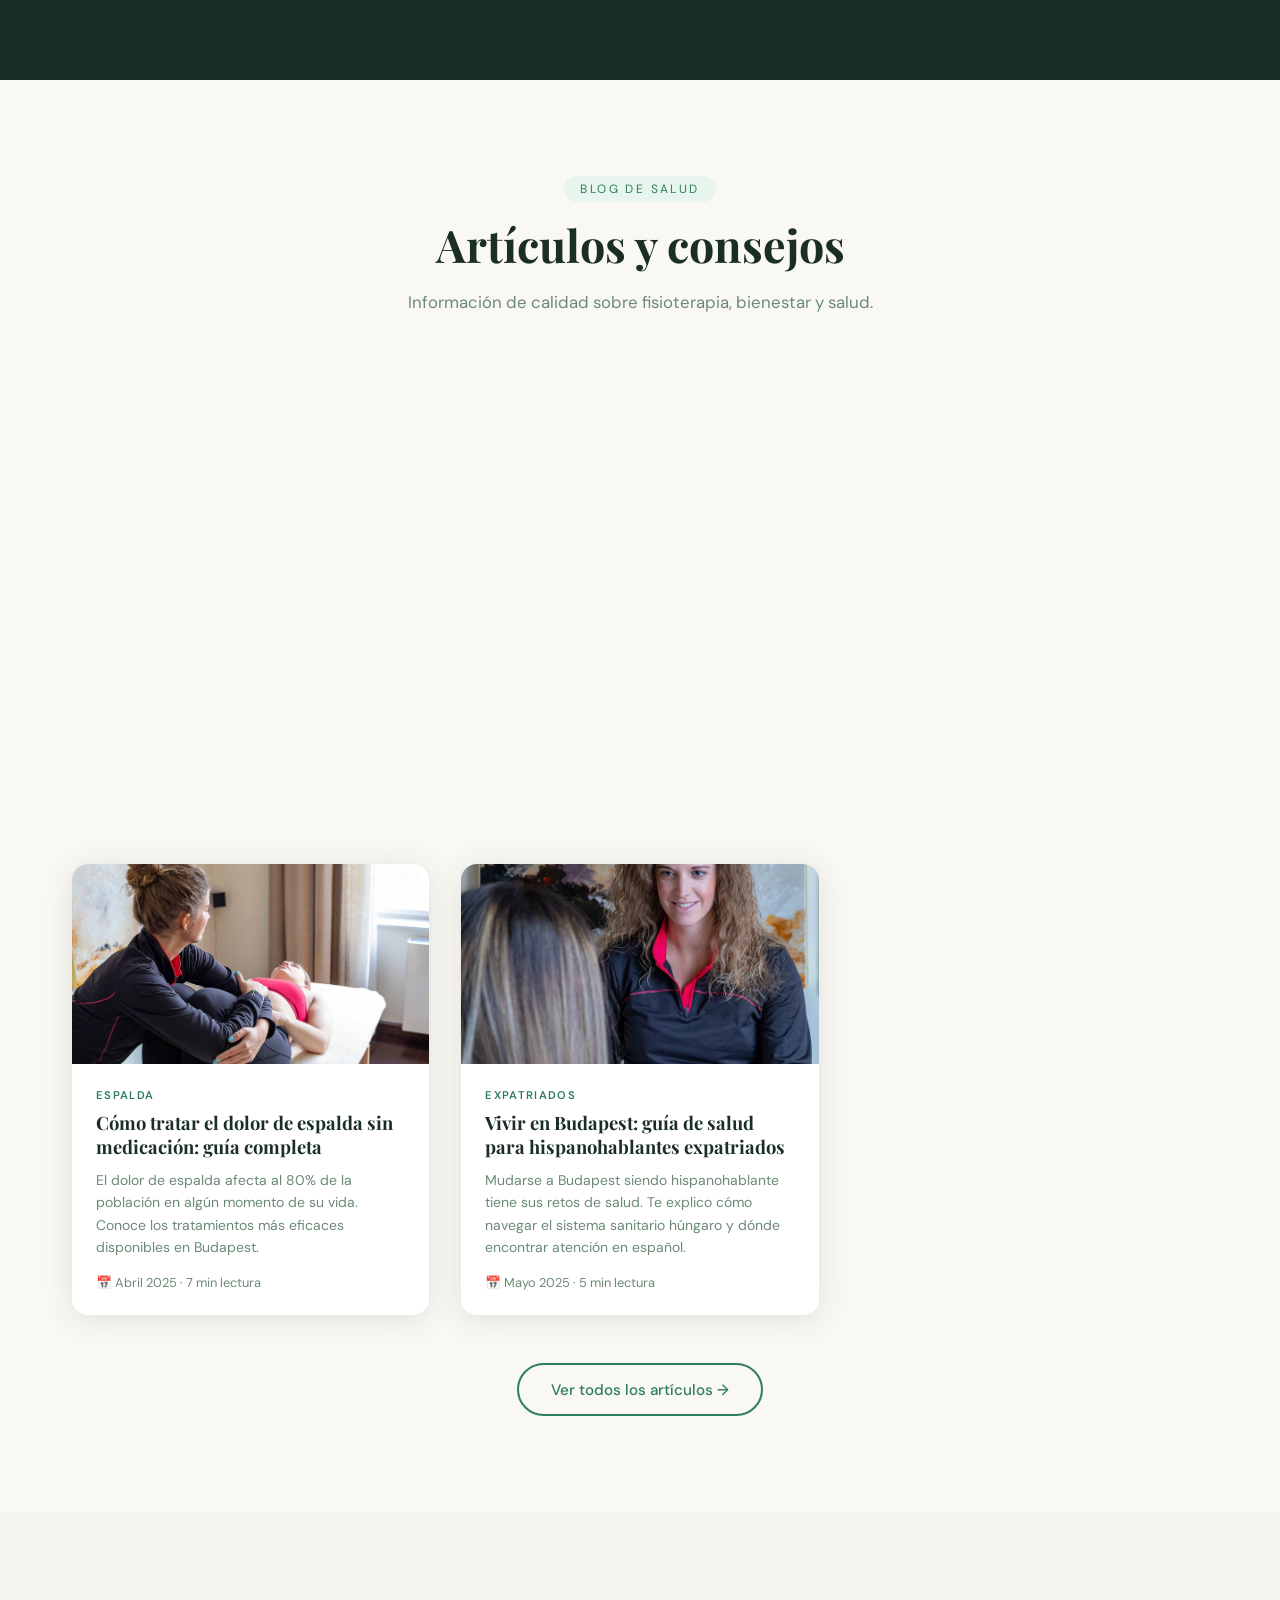
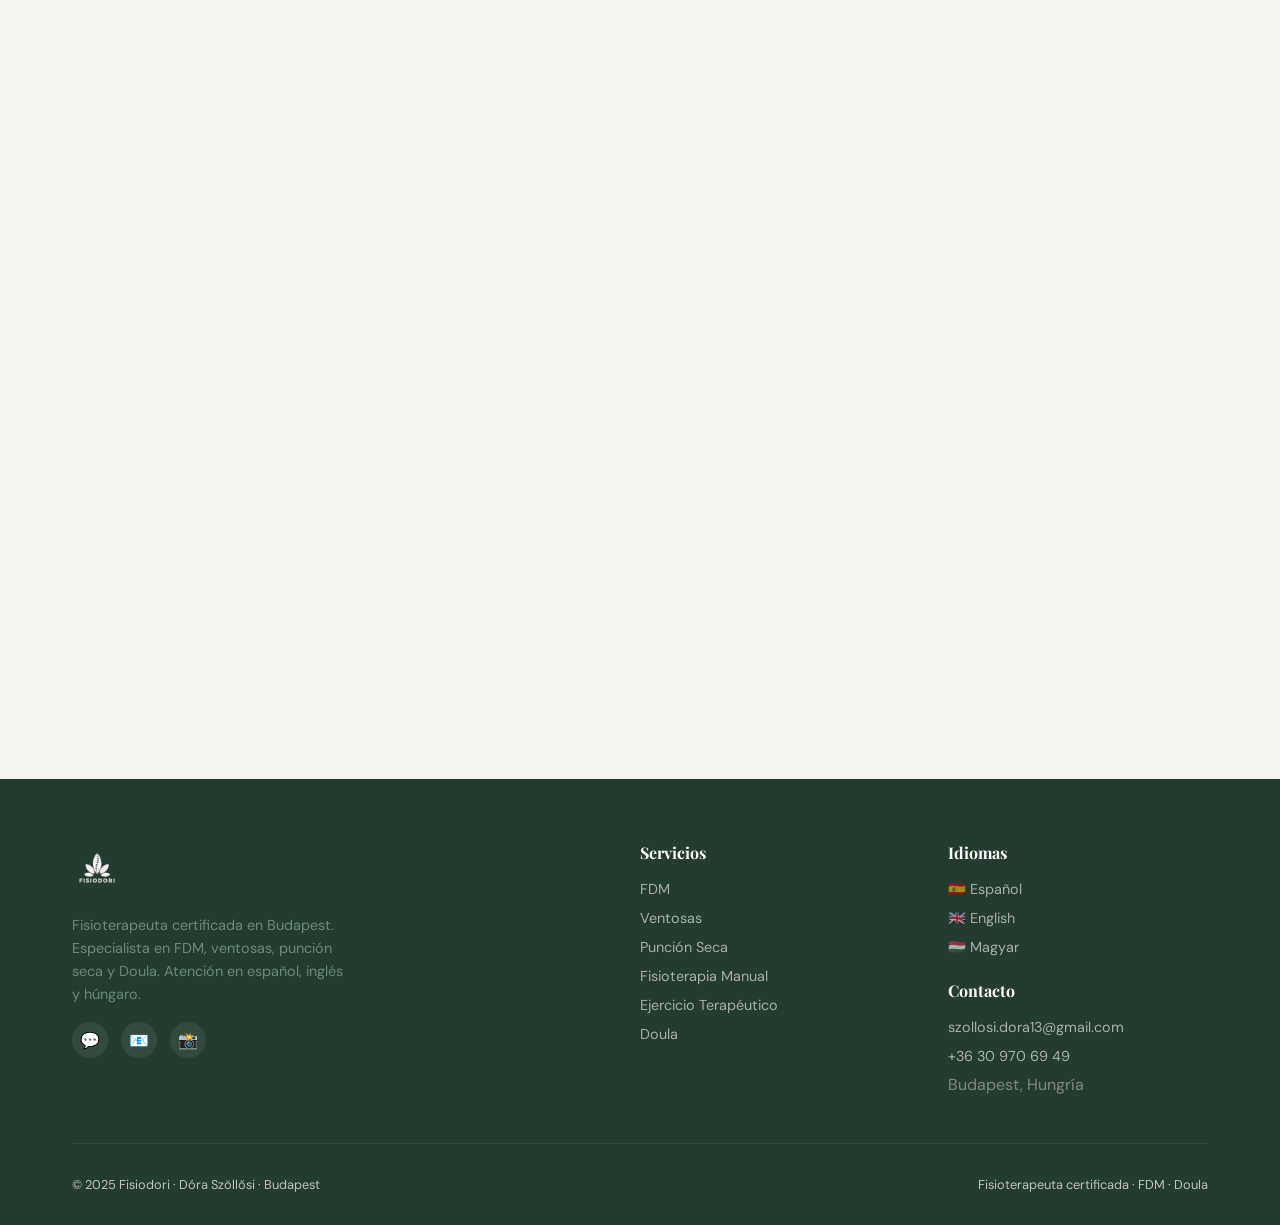
<file: es/index.html>
<!DOCTYPE html>
<html lang="es">
<head>
  <meta charset="UTF-8">
  <meta name="viewport" content="width=device-width, initial-scale=1.0">
  <title>Fisiodori – Fisioterapeuta en Budapest | FDM, Ventosas, Doula</title>
  <meta name="description" content="Dóra Szöllősi, fisioterapeuta certificada hispanohablante en Budapest. Especialista en FDM (Fascial Distortion Model), ventosas, punción seca y Doula. Atención personalizada en español.">
  <meta name="keywords" content="fisioterapeuta Budapest, fisio hispanohablante Budapest, FDM Budapest, ventosas Budapest, punción seca Budapest, Doula Budapest, fisioterapia Budapest español">
  <meta property="og:title" content="Fisiodori – Tu fisioterapeuta en Budapest">
  <meta property="og:description" content="Fisioterapeuta certificada en Budapest. FDM, ventosas, punción seca y Doula. Atención en español.">
  <meta property="og:image" content="../images/hero.jpg">
  <meta property="og:type" content="website">
  <link rel="canonical" href="https://fisiodori.com/es/">
  <link rel="alternate" hreflang="es" href="https://fisiodori.com/es/">
  <link rel="alternate" hreflang="en" href="https://fisiodori.com/en/">
  <link rel="alternate" hreflang="hu" href="https://fisiodori.com/hu/">
  <link rel="preconnect" href="https://fonts.googleapis.com">
  <link href="https://fonts.googleapis.com/css2?family=Playfair+Display:ital,wght@0,400;0,700;1,400&family=DM+Sans:wght@300;400;500&display=swap" rel="stylesheet">
  <link rel="stylesheet" href="../css/shared.css">

  <!-- Structured Data -->
  <script type="application/ld+json">
  {
    "@context": "https://schema.org",
    "@type": "MedicalBusiness",
    "name": "Fisiodori",
    "description": "Fisioterapeuta certificada en Budapest. Especialista en FDM, ventosas, punción seca y Doula.",
    "url": "https://fisiodori.com",
    "telephone": "+36309706949",
    "email": "szollosi.dora13@gmail.com",
    "address": {
      "@type": "PostalAddress",
      "addressLocality": "Budapest",
      "addressCountry": "HU"
    },
    "priceRange": "$$",
    "openingHours": "Mo-Fr 09:00-18:00",
    "medicalSpecialty": "Physiotherapy"
  }
  </script>
</head>
<body>

  <!-- Progress bar -->
  <div class="progress-bar"></div>

  <!-- WhatsApp -->
  <a href="https://wa.me/36309706949" class="whatsapp-btn" target="_blank" rel="noopener" aria-label="WhatsApp">💬</a>

  <!-- Mobile Menu -->
  <div class="mobile-menu">
    <button class="mobile-close">✕</button>
    <a href="#servicios">Servicios</a>
    <a href="#sobre-mi">Sobre mí</a>
    <a href="#galeria">Galería</a>
    <a href="#testimonios">Testimonios</a>
    <a href="#blog">Blog</a>
    <a href="#contacto">Contacto</a>
  </div>

  <!-- HEADER -->
  <header class="header">
    <div class="container">
      <nav class="nav-inner">
        <a href="#inicio" class="nav-logo">
          <img src="../images/logo_white.png" alt="Fisiodori" id="navLogo">
        </a>

        <ul class="nav-links">
          <li><a href="#servicios">Servicios</a></li>
          <li><a href="#sobre-mi">Sobre mí</a></li>
          <li><a href="#galeria">Galería</a></li>
          <li><a href="#testimonios">Testimonios</a></li>
          <li><a href="#blog">Blog</a></li>
          <li><a href="#contacto" class="nav-cta">Reservar cita</a></li>
        </ul>

        <div class="lang-switcher">
          <a href="../es/index.html" class="active">ES</a>
          <a href="../en/index.html">EN</a>
          <a href="../hu/index.html">HU</a>
        </div>

        <button class="hamburger" aria-label="Menú">
          <span></span><span></span><span></span>
        </button>
      </nav>
    </div>
  </header>

  <!-- HERO -->
  <section class="hero" id="inicio">
    <div class="hero-bg"></div>
    <div class="hero-overlay"></div>

    <div class="container">
      <div class="hero-content">
        <div class="hero-badge">
          <span class="green-dot"></span>
          Fisioterapeuta hispanohablante en Budapest
        </div>

        <h1 class="hero-title">
          Tu cuerpo merece<br>
          el mejor <em>cuidado</em>
        </h1>

        <p class="hero-desc">
          Soy Dóra, fisioterapeuta certificada en Budapest. Especialista en FDM,
          ventosas, punción seca y Doula. Atención personalizada en español, inglés y húngaro.
        </p>

        <div class="hero-actions">
          <a href="#contacto" class="btn btn-primary">📅 Reservar cita</a>
          <a href="#servicios" class="btn btn-outline">Ver servicios</a>
        </div>
      </div>
    </div>

    <div class="hero-stats">
      <div class="stat-card">
        <span class="strip-num" data-target="500" data-suffix="+">0+</span>
        <span class="stat-label">Pacientes</span>
      </div>
      <div class="stat-card">
        <span class="strip-num" data-target="8" data-suffix=" años">0</span>
        <span class="stat-label">Experiencia</span>
      </div>
      <div class="stat-card">
        <span class="strip-num" data-target="4" data-suffix=" idiomas">0</span>
        <span class="stat-label">Idiomas</span>
      </div>
    </div>

    <div class="hero-scroll">
      <div class="scroll-line"></div>
      <span>Scroll</span>
    </div>
  </section>

  <!-- STATS STRIP -->
  <div class="stats-strip">
    <div class="container">
      <div class="strip-stat">
        <span class="strip-num" data-target="500" data-suffix="+">500+</span>
        <span class="strip-label">Pacientes tratados</span>
      </div>
      <div class="strip-stat">
        <span class="strip-num" data-target="8" data-suffix=" años">8 años</span>
        <span class="strip-label">De experiencia</span>
      </div>
      <div class="strip-stat">
        <span class="strip-num" data-target="98" data-suffix="%">98%</span>
        <span class="strip-label">Satisfacción</span>
      </div>
      <div class="strip-stat">
        <span class="strip-num" data-target="3" data-suffix=" idiomas">3 idiomas</span>
        <span class="strip-label">ES · EN · HU</span>
      </div>
    </div>
  </div>

  <!-- SERVICIOS -->
  <section class="section services-bg" id="servicios">
    <div class="container">
      <div class="section-header center">
        <span class="section-label reveal">Especialidades</span>
        <h2 class="section-title reveal">Servicios de fisioterapia</h2>
        <p class="section-subtitle reveal">
          Cada tratamiento está diseñado de forma personalizada según tus necesidades,
          combinando técnicas avanzadas para conseguir los mejores resultados.
        </p>
      </div>

      <div class="services-grid">
        <div class="service-card reveal">
          <div class="service-img">
            <img src="../images/fdm.jpg" alt="FDM - Fascial Distortion Model" loading="lazy">
            <div class="service-img-overlay"></div>
            <div class="service-icon">🌿</div>
          </div>
          <div class="service-body">
            <h3 class="service-name">FDM – Fascial Distortion Model</h3>
            <p class="service-desc">Técnica avanzada de tratamiento de las fascias que permite diagnosticar y tratar distorsiones del tejido conectivo de forma precisa y eficaz.</p>
            <span class="service-tag">Tejido conectivo</span>
          </div>
        </div>

        <div class="service-card reveal">
          <div class="service-img">
            <img src="../images/cupping.jpg" alt="Ventosas fisioterapia Budapest" loading="lazy">
            <div class="service-img-overlay"></div>
            <div class="service-icon">🫧</div>
          </div>
          <div class="service-body">
            <h3 class="service-name">Ventosas (Cupping)</h3>
            <p class="service-desc">Técnica milenaria que estimula la circulación, relaja la musculatura y reduce la inflamación. Ideal para dolores crónicos y recuperación deportiva.</p>
            <span class="service-tag">Terapia manual</span>
          </div>
        </div>

        <div class="service-card reveal">
          <div class="service-img">
            <img src="../images/needling.jpg" alt="Punción seca Budapest" loading="lazy">
            <div class="service-img-overlay"></div>
            <div class="service-icon">⚡</div>
          </div>
          <div class="service-body">
            <h3 class="service-name">Punción Seca</h3>
            <p class="service-desc">Tratamiento de puntos gatillo musculares mediante agujas finas. Altamente efectivo para dolores musculares crónicos y recuperación de lesiones.</p>
            <span class="service-tag">Puntos gatillo</span>
          </div>
        </div>

        <div class="service-card reveal">
          <div class="service-img">
            <img src="../images/physio.jpg" alt="Fisioterapia manual Budapest" loading="lazy">
            <div class="service-img-overlay"></div>
            <div class="service-icon">🙌</div>
          </div>
          <div class="service-body">
            <h3 class="service-name">Fisioterapia Manual</h3>
            <p class="service-desc">Evaluación y tratamiento manual completo. Movilizaciones articulares, masaje terapéutico y técnicas neuromusculares adaptadas a cada paciente.</p>
            <span class="service-tag">Terapia manual</span>
          </div>
        </div>

        <div class="service-card reveal">
          <div class="service-img">
            <img src="../images/exercise.jpg" alt="Fisioterapia ejercicio terapéutico" loading="lazy">
            <div class="service-img-overlay"></div>
            <div class="service-icon">💪</div>
          </div>
          <div class="service-body">
            <h3 class="service-name">Ejercicio Terapéutico</h3>
            <p class="service-desc">Programas de ejercicio personalizados para rehabilitación, fortalecimiento y prevención de lesiones. Incluye pilates terapéutico y trabajo postural.</p>
            <span class="service-tag">Rehabilitación</span>
          </div>
        </div>

        <div class="service-card reveal">
          <div class="service-img">
            <img src="../images/consult.jpg" alt="Doula Budapest embarazo parto" loading="lazy">
            <div class="service-img-overlay"></div>
            <div class="service-icon">🤱</div>
          </div>
          <div class="service-body">
            <h3 class="service-name">Doula – Acompañamiento</h3>
            <p class="service-desc">Acompañamiento integral durante el embarazo, el parto y el postparto. Apoyo emocional, físico e informativo para una experiencia de maternidad plena.</p>
            <span class="service-tag">Maternidad</span>
          </div>
        </div>
      </div>
    </div>
  </section>

  <!-- SOBRE MÍ -->
  <section class="section" id="sobre-mi">
    <div class="container">
      <div class="about-grid">
        <div class="about-img-wrap reveal-left">
          <div class="about-badge">
            <span class="about-badge-num">8+</span>
            <span class="about-badge-txt">Años de<br>experiencia</span>
          </div>
          <div class="about-img-main">
            <img src="../images/hero.jpg" alt="Dóra Szöllősi – Fisioterapeuta Budapest">
          </div>
          <div class="about-img-accent">
            <img src="../images/studio.jpg" alt="Consulta Fisiodori Budapest">
          </div>
        </div>

        <div class="about-content reveal-right">
          <span class="section-label">Sobre mí</span>
          <h2 class="section-title">Tu fisioterapeuta de confianza en Budapest</h2>
          <p>
            Soy Dóra Szöllősi, fisioterapeuta titulada con más de 8 años de experiencia
            clínica en Budapest. Nací en Hungría pero he vivido y trabajado en España,
            lo que me convierte en la única fisioterapeuta hispanohablante de Budapest
            con formación en estas técnicas especializadas.
          </p>

          <div class="about-qualities">
            <div class="quality-item">
              <div class="quality-icon">🎓</div>
              <div class="quality-text">
                <strong>Formación especializada</strong>
                Certificada en FDM (Fascial Distortion Model), ventosas, punción seca y Doula internacional.
              </div>
            </div>
            <div class="quality-item">
              <div class="quality-icon">🌍</div>
              <div class="quality-text">
                <strong>Atención multilingüe</strong>
                Atiendo en español, inglés y húngaro. Tu idioma, tu comodidad.
              </div>
            </div>
            <div class="quality-item">
              <div class="quality-icon">❤️</div>
              <div class="quality-text">
                <strong>Enfoque personalizado</strong>
                Cada paciente es único. Diseño planes de tratamiento individualizados para resultados óptimos.
              </div>
            </div>
            <div class="quality-item">
              <div class="quality-icon">📍</div>
              <div class="quality-text">
                <strong>Ubicación en Budapest</strong>
                Consulta en Budapest. También realizo visitas a domicilio bajo petición.
              </div>
            </div>
          </div>

          <a href="#contacto" class="btn btn-primary">Conocer más →</a>
        </div>
      </div>
    </div>
  </section>

  <!-- GALERÍA -->
  <section class="section services-bg" id="galeria">
    <div class="container">
      <div class="section-header center">
        <span class="section-label reveal">Galería</span>
        <h2 class="section-title reveal">Mi consulta y técnicas</h2>
      </div>
      <div class="gallery-grid reveal">
        <div class="gallery-item">
          <img src="../images/shoulder.jpg" alt="Tratamiento hombro fisioterapia Budapest" loading="lazy">
          <div class="gallery-overlay">🔍</div>
        </div>
        <div class="gallery-item">
          <img src="../images/gallery1.jpg" alt="Consulta fisioterapia Budapest" loading="lazy">
          <div class="gallery-overlay">🔍</div>
        </div>
        <div class="gallery-item">
          <img src="../images/gallery2.jpg" alt="Fisioterapia manual Budapest" loading="lazy">
          <div class="gallery-overlay">🔍</div>
        </div>
        <div class="gallery-item">
          <img src="../images/gallery3.jpg" alt="Ejercicio terapéutico Budapest" loading="lazy">
          <div class="gallery-overlay">🔍</div>
        </div>
        <div class="gallery-item">
          <img src="../images/studio.jpg" alt="Studio fisioterapia Budapest" loading="lazy">
          <div class="gallery-overlay">🔍</div>
        </div>
      </div>
    </div>
  </section>

  <!-- TESTIMONIOS -->
  <section class="section testimonials-bg" id="testimonios">
    <div class="container">
      <div class="section-header center">
        <span class="section-label reveal">Testimonios</span>
        <h2 class="section-title reveal">Lo que dicen mis pacientes</h2>
      </div>

      <div class="testimonials-track">
        <div class="testimonial-card reveal">
          <span class="testimonial-quote">"</span>
          <div class="stars">★★★★★</div>
          <p class="testimonial-text">Llevaba meses con dolor de espalda crónico y Dóra lo solucionó en pocas sesiones con técnica FDM. ¡Increíble! Por fin puedo vivir sin dolor. Es una profesional excepcional.</p>
          <div class="testimonial-author">
            <div class="testimonial-avatar">M</div>
            <div>
              <div class="testimonial-name">María García</div>
              <div class="testimonial-location">🇪🇸 Española en Budapest</div>
            </div>
          </div>
        </div>

        <div class="testimonial-card reveal">
          <span class="testimonial-quote">"</span>
          <div class="stars">★★★★★</div>
          <p class="testimonial-text">As a Spanish-speaker living in Budapest, finding Dóra was a blessing. The cupping therapy she applied for my shoulder injury was remarkably effective. Highly recommend!</p>
          <div class="testimonial-author">
            <div class="testimonial-avatar">C</div>
            <div>
              <div class="testimonial-name">Carlos Mendoza</div>
              <div class="testimonial-location">🇲🇽 Mexicano en Budapest</div>
            </div>
          </div>
        </div>

        <div class="testimonial-card reveal">
          <span class="testimonial-quote">"</span>
          <div class="stars">★★★★★</div>
          <p class="testimonial-text">Dóra acompañó mi parto como Doula y fue una experiencia transformadora. Su presencia tranquilizadora y su conocimiento me dieron la confianza que necesitaba. ¡Gracias infinitas!</p>
          <div class="testimonial-author">
            <div class="testimonial-avatar">A</div>
            <div>
              <div class="testimonial-name">Ana Vidal</div>
              <div class="testimonial-location">🇪🇸 Barcelona → Budapest</div>
            </div>
          </div>
        </div>
      </div>
    </div>
  </section>

  <!-- BLOG -->
  <section class="section" id="blog">
    <div class="container">
      <div class="section-header center">
        <span class="section-label reveal">Blog de salud</span>
        <h2 class="section-title reveal">Artículos y consejos</h2>
        <p class="section-subtitle reveal">Información de calidad sobre fisioterapia, bienestar y salud.</p>
      </div>

      <div class="blog-grid">
        <a href="../blog/fdm-que-es.html" class="blog-card reveal">
          <div class="blog-card-img"><img src="../images/fdm.jpg" alt="Qué es el FDM" loading="lazy"></div>
          <div class="blog-card-body">
            <span class="blog-tag">FDM</span>
            <h3 class="blog-title">¿Qué es el Fascial Distortion Model y cómo puede ayudarte?</h3>
            <p class="blog-excerpt">El FDM es una revolucionaria perspectiva de diagnóstico y tratamiento que interpreta el lenguaje corporal del paciente para identificar distorsiones fasciales.</p>
            <div class="blog-meta">📅 Enero 2025 · 5 min lectura</div>
          </div>
        </a>

        <a href="../blog/ventosas-beneficios.html" class="blog-card reveal">
          <div class="blog-card-img"><img src="../images/cupping2.jpg" alt="Ventosas beneficios" loading="lazy"></div>
          <div class="blog-card-body">
            <span class="blog-tag">Cupping</span>
            <h3 class="blog-title">Ventosas: beneficios, mitos y qué esperar en tu primera sesión</h3>
            <p class="blog-excerpt">Las ventosas o cupping therapy tienen miles de años de historia. Descubre cómo esta técnica milenaria puede aliviar tus dolores musculares y mejorar tu recuperación.</p>
            <div class="blog-meta">📅 Febrero 2025 · 4 min lectura</div>
          </div>
        </a>

        <a href="../blog/puncion-seca.html" class="blog-card reveal">
          <div class="blog-card-img"><img src="../images/needling.jpg" alt="Punción seca fisioterapia" loading="lazy"></div>
          <div class="blog-card-body">
            <span class="blog-tag">Punción Seca</span>
            <h3 class="blog-title">Punción seca: el tratamiento de los puntos gatillo que transforma vidas</h3>
            <p class="blog-excerpt">Si sufres de dolores musculares crónicos o tensión persistente, la punción seca puede ser la solución que estabas buscando.</p>
            <div class="blog-meta">📅 Marzo 2025 · 6 min lectura</div>
          </div>
        </a>

        <a href="../blog/dolor-espalda-budapest.html" class="blog-card reveal">
          <div class="blog-card-img"><img src="../images/physio.jpg" alt="Dolor de espalda fisioterapia Budapest" loading="lazy"></div>
          <div class="blog-card-body">
            <span class="blog-tag">Espalda</span>
            <h3 class="blog-title">Cómo tratar el dolor de espalda sin medicación: guía completa</h3>
            <p class="blog-excerpt">El dolor de espalda afecta al 80% de la población en algún momento de su vida. Conoce los tratamientos más eficaces disponibles en Budapest.</p>
            <div class="blog-meta">📅 Abril 2025 · 7 min lectura</div>
          </div>
        </a>

        <a href="../blog/fisio-expat-budapest.html" class="blog-card reveal">
          <div class="blog-card-img"><img src="../images/consult.jpg" alt="Fisioterapeuta español Budapest" loading="lazy"></div>
          <div class="blog-card-body">
            <span class="blog-tag">Expatriados</span>
            <h3 class="blog-title">Vivir en Budapest: guía de salud para hispanohablantes expatriados</h3>
            <p class="blog-excerpt">Mudarse a Budapest siendo hispanohablante tiene sus retos de salud. Te explico cómo navegar el sistema sanitario húngaro y dónde encontrar atención en español.</p>
            <div class="blog-meta">📅 Mayo 2025 · 5 min lectura</div>
          </div>
        </a>

        <a href="../blog/doula-budapest.html" class="blog-card reveal">
          <div class="blog-card-img"><img src="../images/about.jpg" alt="Doula Budapest embarazo parto" loading="lazy"></div>
          <div class="blog-card-body">
            <span class="blog-tag">Doula</span>
            <h3 class="blog-title">¿Qué es una Doula y por qué podría cambiar tu experiencia de parto?</h3>
            <p class="blog-excerpt">Una Doula ofrece apoyo continuo durante el embarazo, parto y postparto. Descubre cómo puede transformar uno de los momentos más importantes de tu vida.</p>
            <div class="blog-meta">📅 Junio 2025 · 6 min lectura</div>
          </div>
        </a>
      </div>

      <div style="text-align:center;margin-top:3rem">
        <a href="../blog/" class="btn btn-ghost">Ver todos los artículos →</a>
      </div>
    </div>
  </section>

  <!-- CONTACTO -->
  <section class="section services-bg" id="contacto">
    <div class="container">
      <div class="contact-grid">
        <div class="contact-info reveal-left">
          <span class="section-label">Contacto</span>
          <h2>Reserva tu cita</h2>
          <p>Estaré encantada de escucharte y diseñar el tratamiento perfecto para ti. Escríbeme en español, inglés o húngaro.</p>

          <div class="contact-items">
            <div class="contact-item">
              <div class="contact-icon">📧</div>
              <div class="contact-detail">
                <a href="mailto:szollosi.dora13@gmail.com">szollosi.dora13@gmail.com</a>
                <small>Respondo en menos de 24h</small>
              </div>
            </div>
            <div class="contact-item">
              <div class="contact-icon">📱</div>
              <div class="contact-detail">
                <a href="tel:+36309706949">+36 30 970 69 49</a>
                <small>WhatsApp disponible</small>
              </div>
            </div>
            <div class="contact-item">
              <div class="contact-icon">📍</div>
              <div class="contact-detail">
                <strong>Budapest, Hungría</strong>
                <small>Visitas a domicilio disponibles</small>
              </div>
            </div>
            <div class="contact-item">
              <div class="contact-icon">🕐</div>
              <div class="contact-detail">
                <strong>Lun–Vie 9:00–18:00</strong>
                <small>Citas flexibles disponibles</small>
              </div>
            </div>
          </div>

          <a href="https://wa.me/36309706949" class="btn btn-primary" target="_blank">
            💬 WhatsApp directo
          </a>
        </div>

        <div class="contact-form reveal-right">
          <h3 style="font-family:'Playfair Display',serif;margin-bottom:1.5rem;color:var(--dark)">Envíame un mensaje</h3>
          <form id="contactForm" action="mailto:szollosi.dora13@gmail.com" method="POST" enctype="text/plain">
            <div class="form-row">
              <div class="form-group">
                <label>Nombre *</label>
                <input type="text" name="nombre" required placeholder="Tu nombre">
              </div>
              <div class="form-group">
                <label>Teléfono</label>
                <input type="tel" name="telefono" placeholder="+34 / +36...">
              </div>
            </div>
            <div class="form-group">
              <label>Email *</label>
              <input type="email" name="email" required placeholder="tu@email.com">
            </div>
            <div class="form-group">
              <label>Servicio de interés</label>
              <select name="servicio">
                <option value="">Selecciona un servicio...</option>
                <option>FDM – Fascial Distortion Model</option>
                <option>Ventosas (Cupping)</option>
                <option>Punción Seca</option>
                <option>Fisioterapia Manual</option>
                <option>Ejercicio Terapéutico</option>
                <option>Doula</option>
                <option>Consulta general</option>
              </select>
            </div>
            <div class="form-group">
              <label>Cuéntame tu caso *</label>
              <textarea name="mensaje" required placeholder="Describe brevemente tus síntomas o qué tipo de ayuda buscas..."></textarea>
            </div>
            <button type="submit" class="btn btn-primary" style="width:100%;justify-content:center">
              Enviar mensaje →
            </button>
          </form>
        </div>
      </div>
    </div>
  </section>

  <!-- FOOTER -->
  <footer class="footer">
    <div class="container">
      <div class="footer-grid">
        <div class="footer-brand">
          <img src="../images/logo_white.png" alt="Fisiodori">
          <p>Fisioterapeuta certificada en Budapest. Especialista en FDM, ventosas, punción seca y Doula. Atención en español, inglés y húngaro.</p>
          <div class="social-links" style="margin-top:1rem">
            <a href="https://wa.me/36309706949" class="social-link" title="WhatsApp">💬</a>
            <a href="mailto:szollosi.dora13@gmail.com" class="social-link" title="Email">📧</a>
            <a href="https://www.instagram.com/" class="social-link" title="Instagram">📸</a>
          </div>
        </div>

        <div class="footer-col">
          <h4>Servicios</h4>
          <ul class="footer-links">
            <li><a href="#servicios">FDM</a></li>
            <li><a href="#servicios">Ventosas</a></li>
            <li><a href="#servicios">Punción Seca</a></li>
            <li><a href="#servicios">Fisioterapia Manual</a></li>
            <li><a href="#servicios">Ejercicio Terapéutico</a></li>
            <li><a href="#servicios">Doula</a></li>
          </ul>
        </div>

        <div class="footer-col">
          <h4>Idiomas</h4>
          <ul class="footer-links">
            <li><a href="../es/">🇪🇸 Español</a></li>
            <li><a href="../en/">🇬🇧 English</a></li>
            <li><a href="../hu/">🇭🇺 Magyar</a></li>
          </ul>
          <h4 style="margin-top:1.5rem">Contacto</h4>
          <ul class="footer-links">
            <li><a href="mailto:szollosi.dora13@gmail.com">szollosi.dora13@gmail.com</a></li>
            <li><a href="tel:+36309706949">+36 30 970 69 49</a></li>
            <li><span style="color:rgba(255,255,255,0.4)">Budapest, Hungría</span></li>
          </ul>
        </div>
      </div>

      <div class="footer-bottom">
        <span>© 2025 Fisiodori · Dóra Szöllősi · Budapest</span>
        <span>Fisioterapeuta certificada · FDM · Doula</span>
      </div>
    </div>
  </footer>

  <script src="../js/main.js"></script>
</body>
</html>
</file>
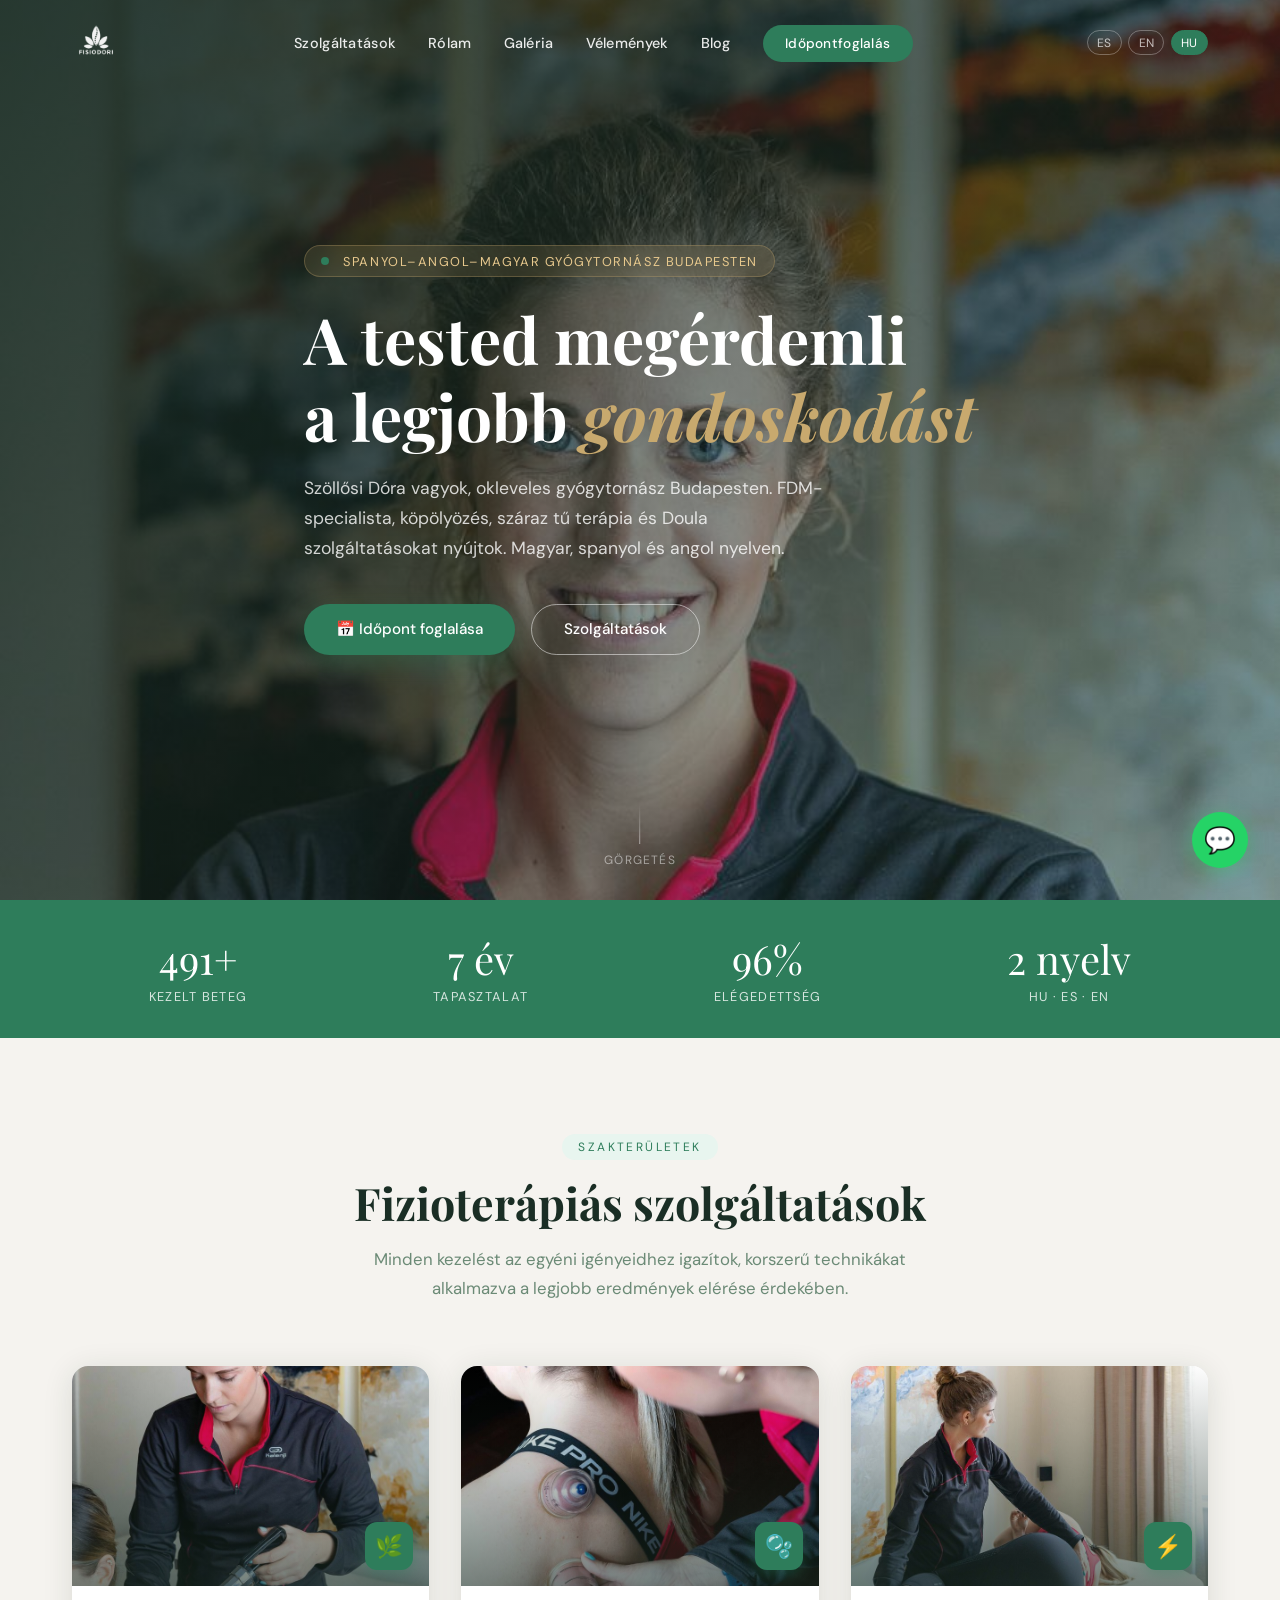
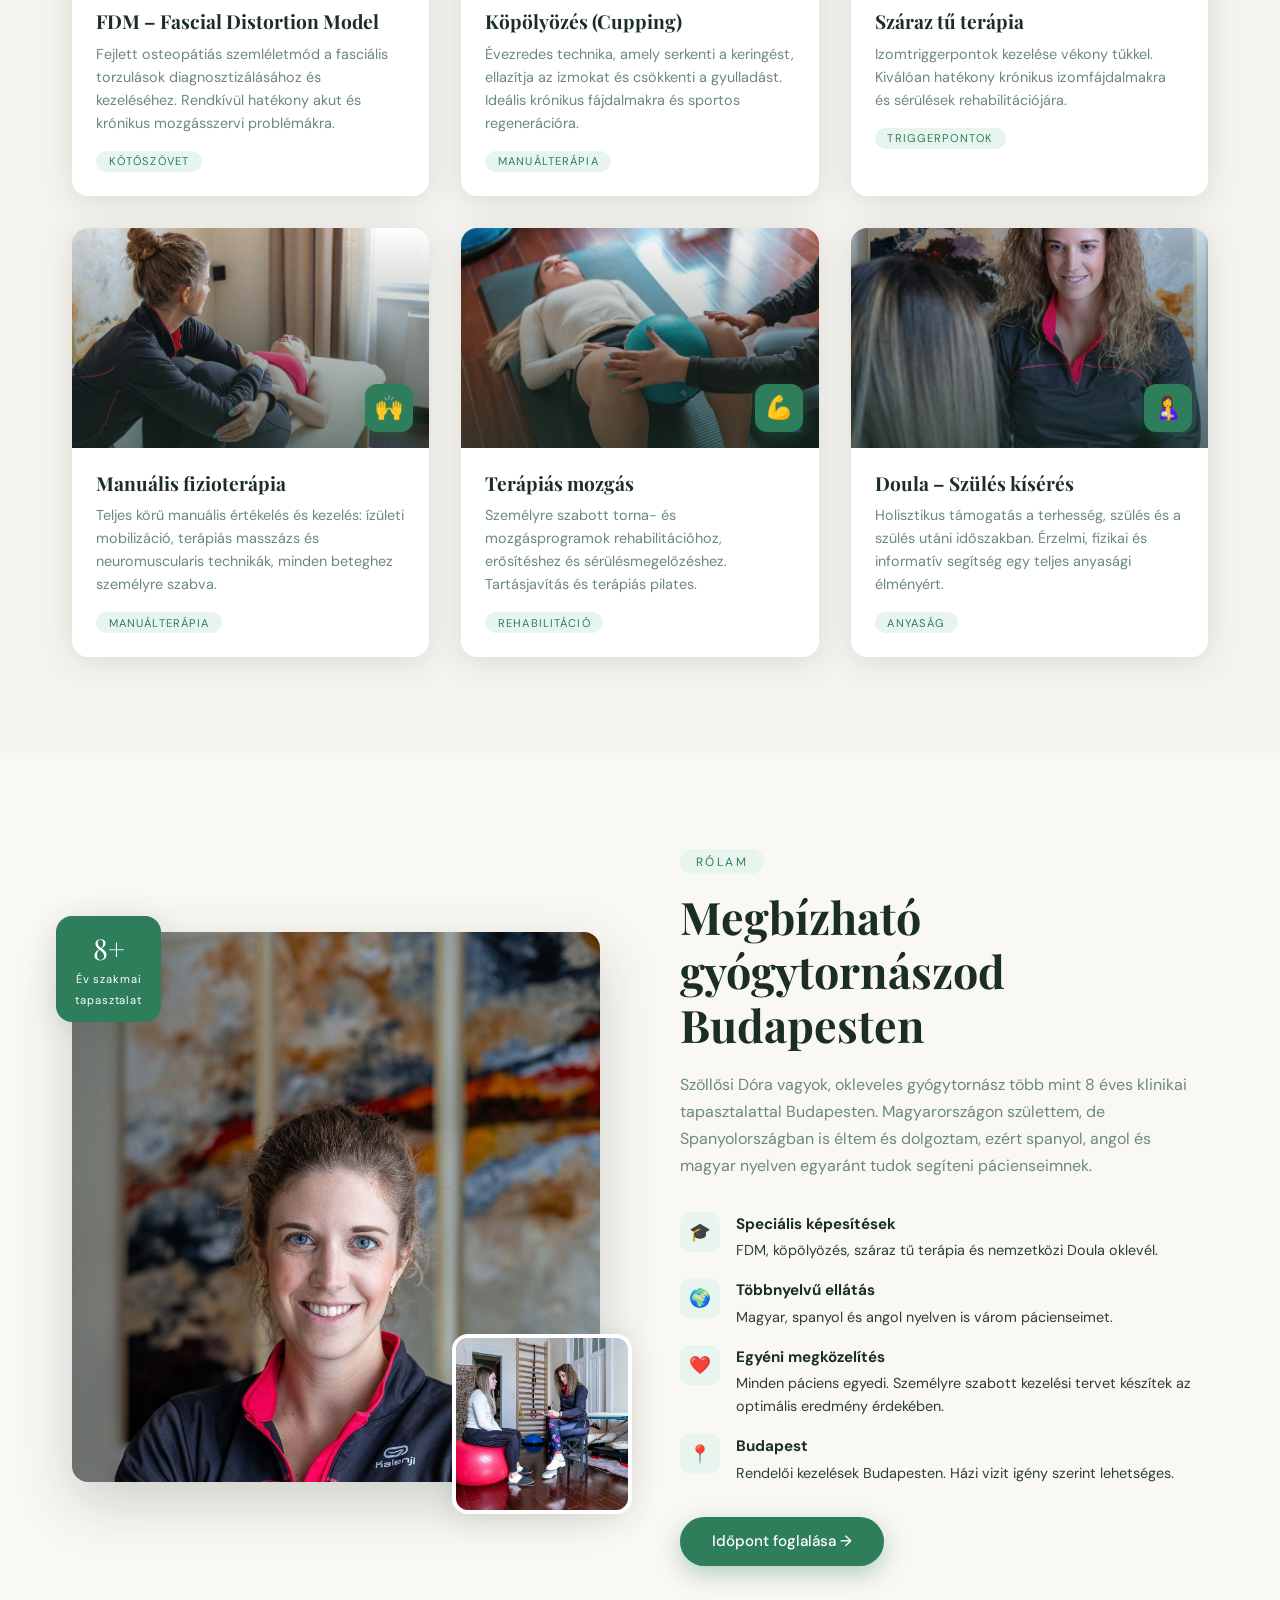
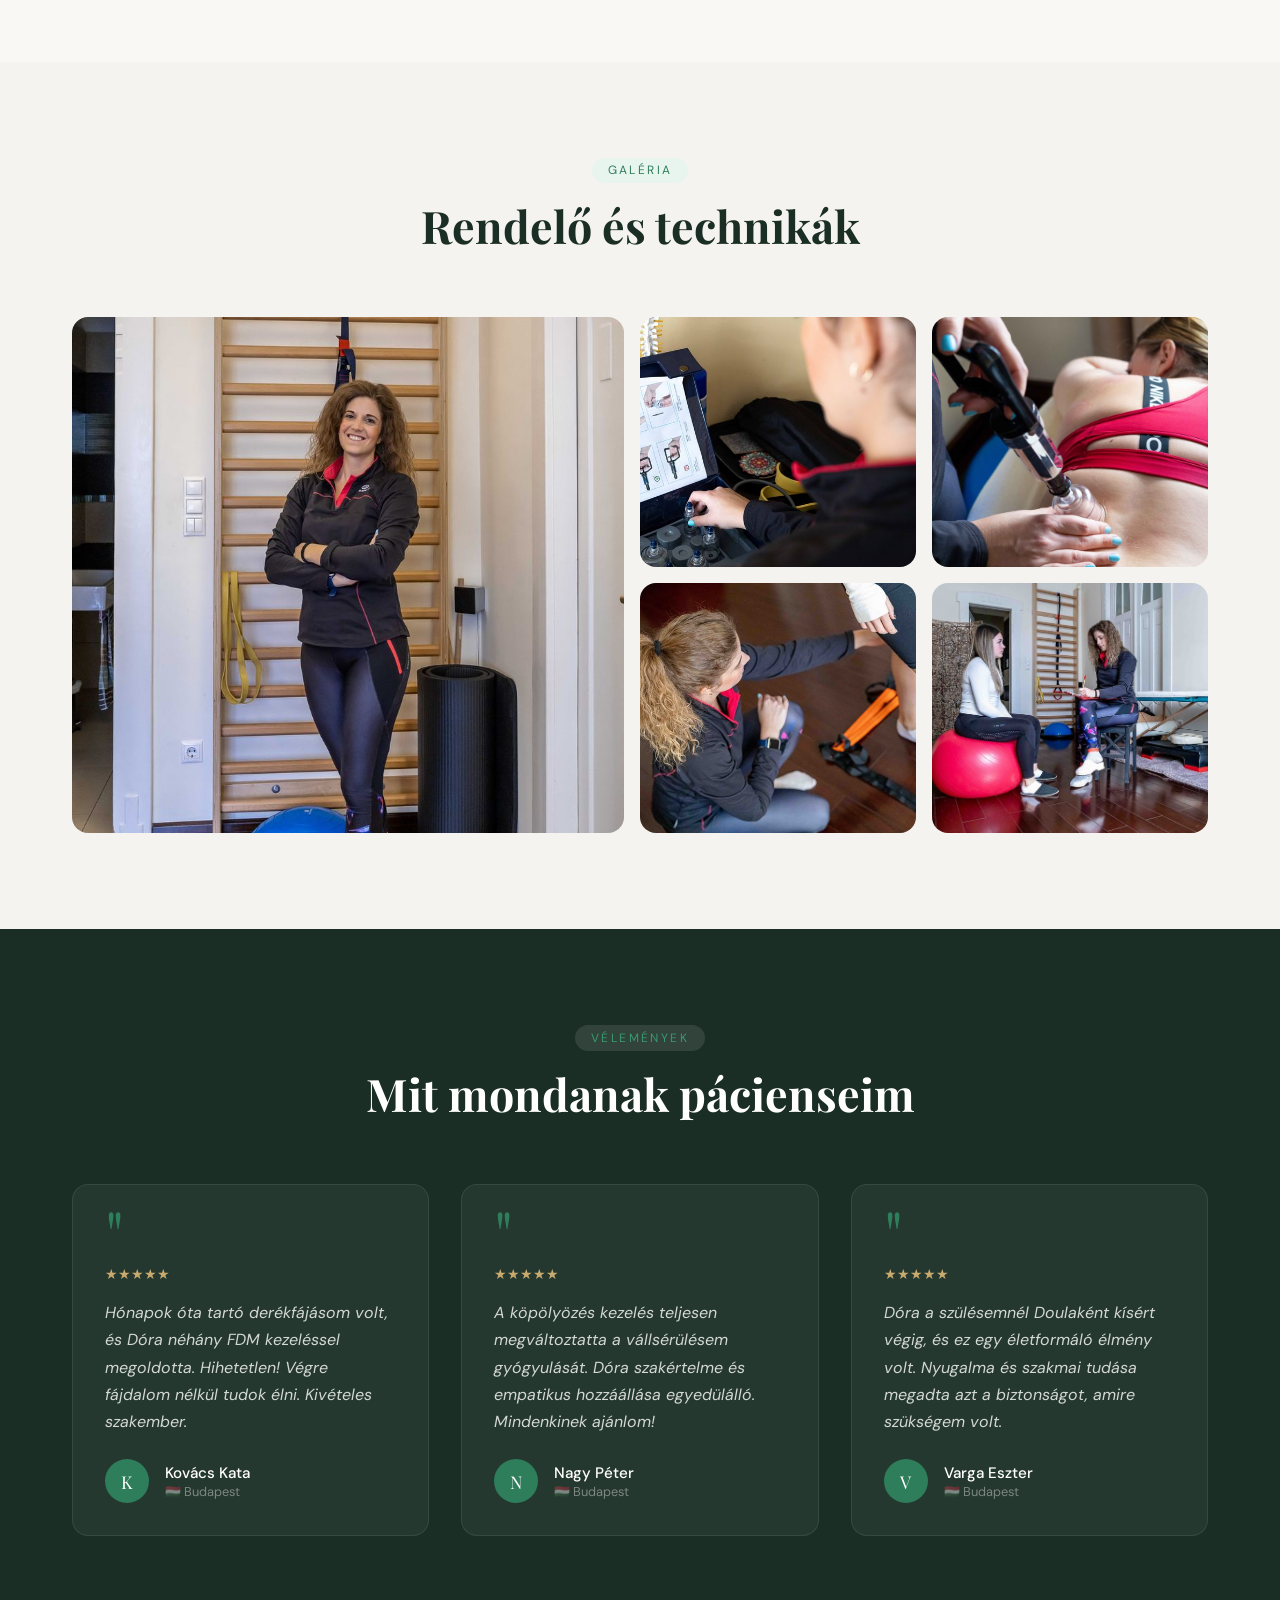
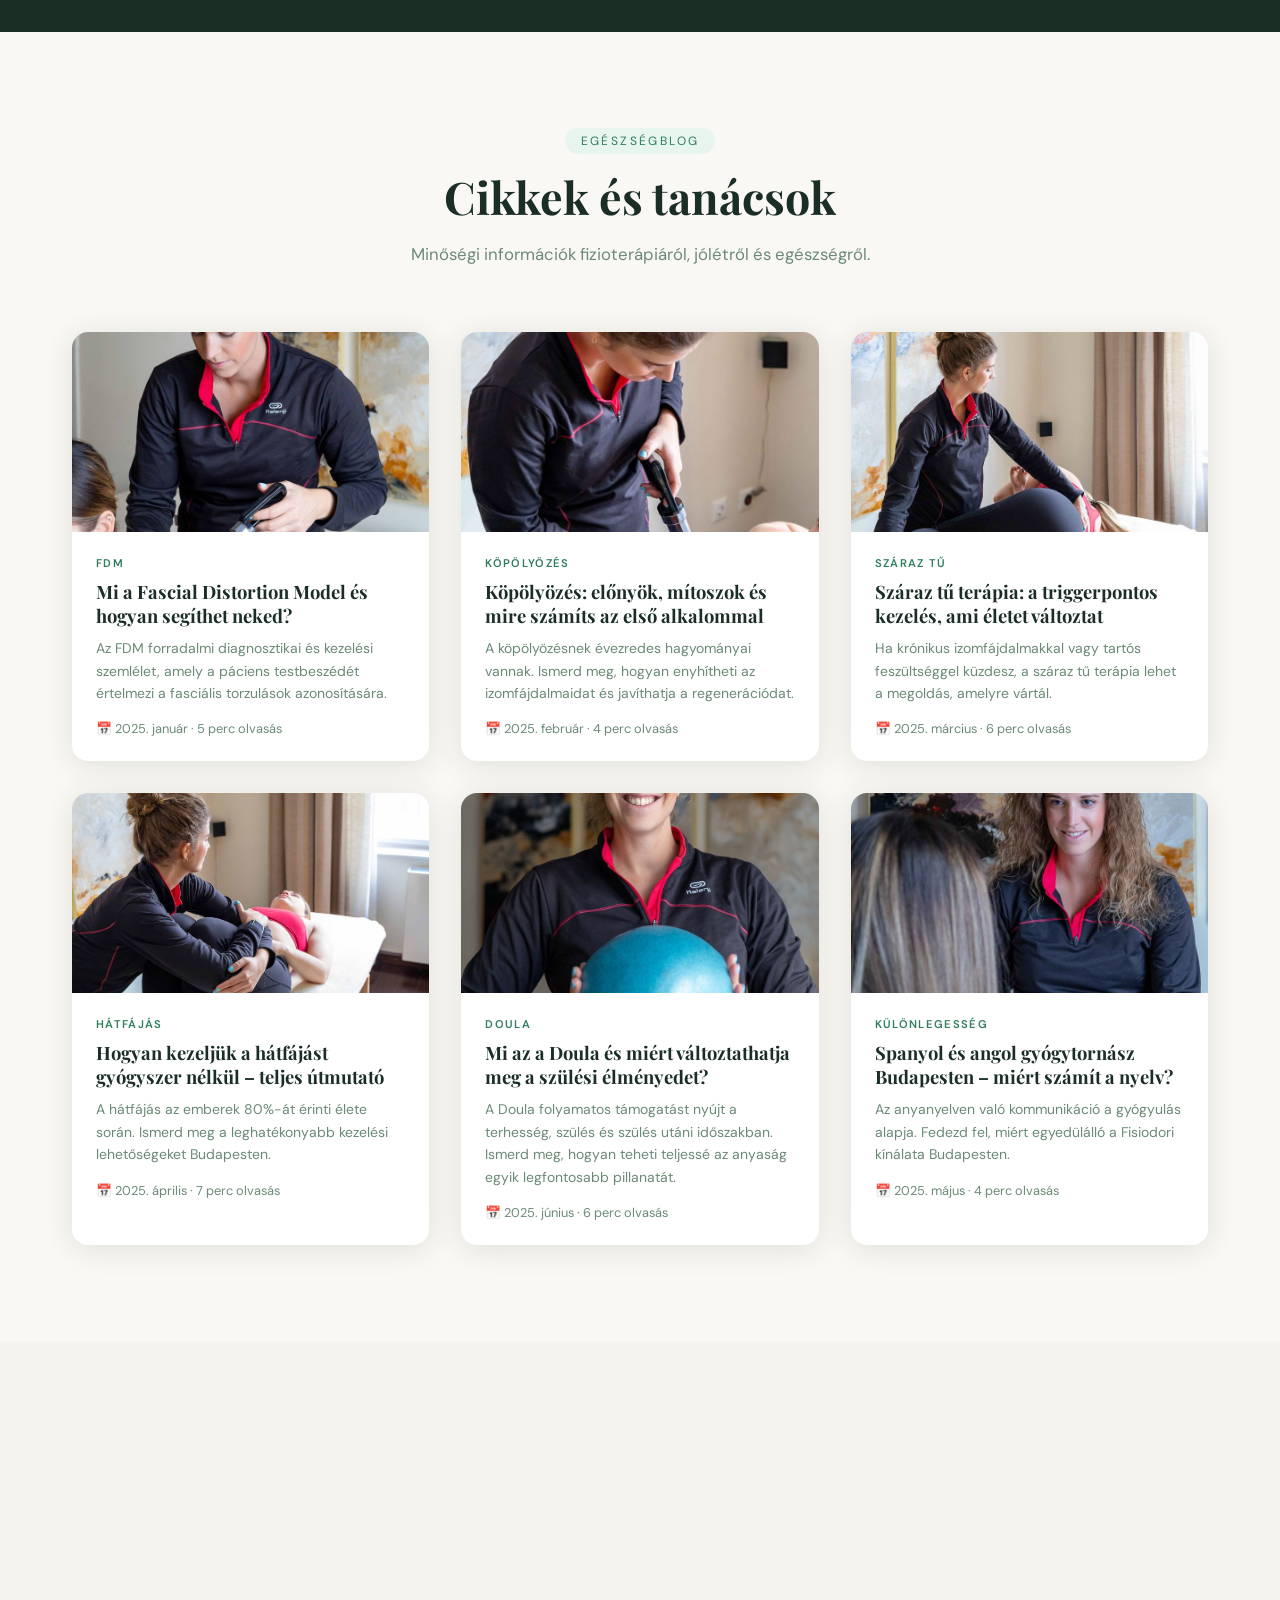
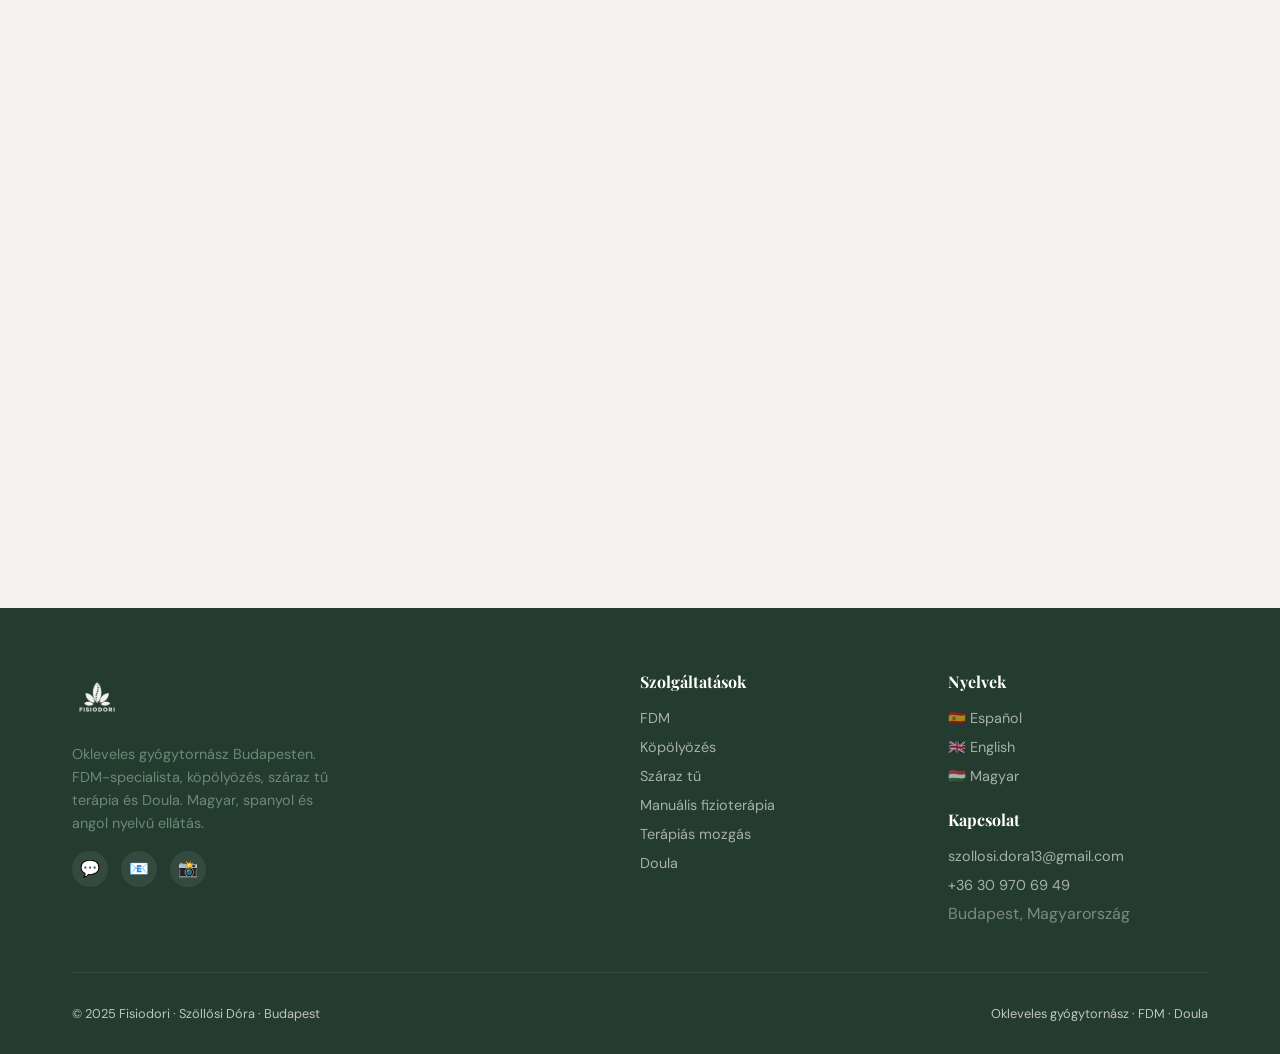
<file: hu/index.html>
<!DOCTYPE html>
<html lang="hu">
<head>
  <meta charset="UTF-8">
  <meta name="viewport" content="width=device-width, initial-scale=1.0">
  <title>Fisiodori – Gyógytornász Budapesten | FDM, Köpölyözés, Száraz tű, Doula</title>
  <meta name="description" content="Szöllősi Dóra okleveles gyógytornász Budapesten. FDM-specialista, köpölyözés, száraz tű terápia és Doula. Spanyol, angol és magyar nyelvű ellátás.">
  <meta name="keywords" content="gyógytornász Budapest, FDM Budapest, köpölyözés Budapest, száraz tű Budapest, Doula Budapest, fizioterápia Budapest, triggerpoint kezelés Budapest">
  <link rel="canonical" href="https://fisiodori.com/hu/">
  <link rel="alternate" hreflang="es" href="https://fisiodori.com/es/">
  <link rel="alternate" hreflang="en" href="https://fisiodori.com/en/">
  <link rel="alternate" hreflang="hu" href="https://fisiodori.com/hu/">
  <link rel="preconnect" href="https://fonts.googleapis.com">
  <link href="https://fonts.googleapis.com/css2?family=Playfair+Display:ital,wght@0,400;0,700;1,400&family=DM+Sans:wght@300;400;500&display=swap" rel="stylesheet">
  <link rel="stylesheet" href="../css/shared.css">
</head>
<body>
  <div class="progress-bar"></div>
  <a href="https://wa.me/36309706949" class="whatsapp-btn" target="_blank" rel="noopener" aria-label="WhatsApp">💬</a>

  <div class="mobile-menu">
    <button class="mobile-close">✕</button>
    <a href="#szolgaltatasok">Szolgáltatások</a>
    <a href="#rolam">Rólam</a>
    <a href="#galeria">Galéria</a>
    <a href="#velemenyek">Vélemények</a>
    <a href="#blog">Blog</a>
    <a href="#kapcsolat">Kapcsolat</a>
  </div>

  <header class="header">
    <div class="container">
      <nav class="nav-inner">
        <a href="#top" class="nav-logo">
          <img src="../images/logo_white.png" alt="Fisiodori" id="navLogo">
        </a>
        <ul class="nav-links">
          <li><a href="#szolgaltatasok">Szolgáltatások</a></li>
          <li><a href="#rolam">Rólam</a></li>
          <li><a href="#galeria">Galéria</a></li>
          <li><a href="#velemenyek">Vélemények</a></li>
          <li><a href="#blog">Blog</a></li>
          <li><a href="#kapcsolat" class="nav-cta">Időpontfoglalás</a></li>
        </ul>
        <div class="lang-switcher">
          <a href="../es/index.html">ES</a>
          <a href="../en/index.html">EN</a>
          <a href="../hu/index.html" class="active">HU</a>
        </div>
        <button class="hamburger" aria-label="Menü">
          <span></span><span></span><span></span>
        </button>
      </nav>
    </div>
  </header>

  <section class="hero" id="top">
    <div class="hero-bg"></div>
    <div class="hero-overlay"></div>
    <div class="container">
      <div class="hero-content">
        <div class="hero-badge">
          <span class="green-dot"></span>
          Spanyol–angol–magyar gyógytornász Budapesten
        </div>
        <h1 class="hero-title">
          A tested megérdemli<br>
          a legjobb <em>gondoskodást</em>
        </h1>
        <p class="hero-desc">
          Szöllősi Dóra vagyok, okleveles gyógytornász Budapesten. FDM-specialista, köpölyözés, száraz tű terápia és Doula szolgáltatásokat nyújtok. Magyar, spanyol és angol nyelven.
        </p>
        <div class="hero-actions">
          <a href="#kapcsolat" class="btn btn-primary">📅 Időpont foglalása</a>
          <a href="#szolgaltatasok" class="btn btn-outline">Szolgáltatások</a>
        </div>
      </div>
    </div>
    <div class="hero-scroll">
      <div class="scroll-line"></div>
      <span>Görgetés</span>
    </div>
  </section>

  <div class="stats-strip">
    <div class="container">
      <div class="strip-stat">
        <span class="strip-num" data-target="500" data-suffix="+">500+</span>
        <span class="strip-label">Kezelt beteg</span>
      </div>
      <div class="strip-stat">
        <span class="strip-num" data-target="8" data-suffix=" év">8 év</span>
        <span class="strip-label">Tapasztalat</span>
      </div>
      <div class="strip-stat">
        <span class="strip-num" data-target="98" data-suffix="%">98%</span>
        <span class="strip-label">Elégedettség</span>
      </div>
      <div class="strip-stat">
        <span class="strip-num" data-target="3" data-suffix=" nyelv">3 nyelv</span>
        <span class="strip-label">HU · ES · EN</span>
      </div>
    </div>
  </div>

  <section class="section services-bg" id="szolgaltatasok">
    <div class="container">
      <div class="section-header center">
        <span class="section-label reveal">Szakterületek</span>
        <h2 class="section-title reveal">Fizioterápiás szolgáltatások</h2>
        <p class="section-subtitle reveal">Minden kezelést az egyéni igényeidhez igazítok, korszerű technikákat alkalmazva a legjobb eredmények elérése érdekében.</p>
      </div>
      <div class="services-grid">
        <div class="service-card reveal">
          <div class="service-img">
            <img src="../images/fdm.jpg" alt="FDM Fascial Distortion Model Budapest" loading="lazy">
            <div class="service-img-overlay"></div>
            <div class="service-icon">🌿</div>
          </div>
          <div class="service-body">
            <h3 class="service-name">FDM – Fascial Distortion Model</h3>
            <p class="service-desc">Fejlett osteopátiás szemléletmód a fasciális torzulások diagnosztizálásához és kezeléséhez. Rendkívül hatékony akut és krónikus mozgásszervi problémákra.</p>
            <span class="service-tag">Kötőszövet</span>
          </div>
        </div>
        <div class="service-card reveal">
          <div class="service-img">
            <img src="../images/cupping.jpg" alt="Köpölyözés Budapest" loading="lazy">
            <div class="service-img-overlay"></div>
            <div class="service-icon">🫧</div>
          </div>
          <div class="service-body">
            <h3 class="service-name">Köpölyözés (Cupping)</h3>
            <p class="service-desc">Évezredes technika, amely serkenti a keringést, ellazítja az izmokat és csökkenti a gyulladást. Ideális krónikus fájdalmakra és sportos regenerációra.</p>
            <span class="service-tag">Manuálterápia</span>
          </div>
        </div>
        <div class="service-card reveal">
          <div class="service-img">
            <img src="../images/needling.jpg" alt="Száraz tű kezelés Budapest" loading="lazy">
            <div class="service-img-overlay"></div>
            <div class="service-icon">⚡</div>
          </div>
          <div class="service-body">
            <h3 class="service-name">Száraz tű terápia</h3>
            <p class="service-desc">Izomtriggerpontok kezelése vékony tűkkel. Kiválóan hatékony krónikus izomfájdalmakra és sérülések rehabilitációjára.</p>
            <span class="service-tag">Triggerpontok</span>
          </div>
        </div>
        <div class="service-card reveal">
          <div class="service-img">
            <img src="../images/physio.jpg" alt="Manuális fizioterápia Budapest" loading="lazy">
            <div class="service-img-overlay"></div>
            <div class="service-icon">🙌</div>
          </div>
          <div class="service-body">
            <h3 class="service-name">Manuális fizioterápia</h3>
            <p class="service-desc">Teljes körű manuális értékelés és kezelés: ízületi mobilizáció, terápiás masszázs és neuromuscularis technikák, minden beteghez személyre szabva.</p>
            <span class="service-tag">Manuálterápia</span>
          </div>
        </div>
        <div class="service-card reveal">
          <div class="service-img">
            <img src="../images/exercise.jpg" alt="Gyógytorna Budapest" loading="lazy">
            <div class="service-img-overlay"></div>
            <div class="service-icon">💪</div>
          </div>
          <div class="service-body">
            <h3 class="service-name">Terápiás mozgás</h3>
            <p class="service-desc">Személyre szabott torna- és mozgásprogramok rehabilitációhoz, erősítéshez és sérülésmegelőzéshez. Tartásjavítás és terápiás pilates.</p>
            <span class="service-tag">Rehabilitáció</span>
          </div>
        </div>
        <div class="service-card reveal">
          <div class="service-img">
            <img src="../images/consult.jpg" alt="Doula Budapest szülés kísérés" loading="lazy">
            <div class="service-img-overlay"></div>
            <div class="service-icon">🤱</div>
          </div>
          <div class="service-body">
            <h3 class="service-name">Doula – Szülés kísérés</h3>
            <p class="service-desc">Holisztikus támogatás a terhesség, szülés és a szülés utáni időszakban. Érzelmi, fizikai és informatív segítség egy teljes anyasági élményért.</p>
            <span class="service-tag">Anyaság</span>
          </div>
        </div>
      </div>
    </div>
  </section>

  <section class="section" id="rolam">
    <div class="container">
      <div class="about-grid">
        <div class="about-img-wrap reveal-left">
          <div class="about-badge">
            <span class="about-badge-num">8+</span>
            <span class="about-badge-txt">Év szakmai<br>tapasztalat</span>
          </div>
          <div class="about-img-main">
            <img src="../images/hero.jpg" alt="Szöllősi Dóra – Gyógytornász Budapest">
          </div>
          <div class="about-img-accent">
            <img src="../images/studio.jpg" alt="Fisiodori rendelő Budapest">
          </div>
        </div>
        <div class="about-content reveal-right">
          <span class="section-label">Rólam</span>
          <h2 class="section-title">Megbízható gyógytornászod Budapesten</h2>
          <p>Szöllősi Dóra vagyok, okleveles gyógytornász több mint 8 éves klinikai tapasztalattal Budapesten. Magyarországon születtem, de Spanyolországban is éltem és dolgoztam, ezért spanyol, angol és magyar nyelven egyaránt tudok segíteni pácienseimnek.</p>
          <div class="about-qualities">
            <div class="quality-item">
              <div class="quality-icon">🎓</div>
              <div class="quality-text">
                <strong>Speciális képesítések</strong>
                FDM, köpölyözés, száraz tű terápia és nemzetközi Doula oklevél.
              </div>
            </div>
            <div class="quality-item">
              <div class="quality-icon">🌍</div>
              <div class="quality-text">
                <strong>Többnyelvű ellátás</strong>
                Magyar, spanyol és angol nyelven is várom pácienseimet.
              </div>
            </div>
            <div class="quality-item">
              <div class="quality-icon">❤️</div>
              <div class="quality-text">
                <strong>Egyéni megközelítés</strong>
                Minden páciens egyedi. Személyre szabott kezelési tervet készítek az optimális eredmény érdekében.
              </div>
            </div>
            <div class="quality-item">
              <div class="quality-icon">📍</div>
              <div class="quality-text">
                <strong>Budapest</strong>
                Rendelői kezelések Budapesten. Házi vizit igény szerint lehetséges.
              </div>
            </div>
          </div>
          <a href="#kapcsolat" class="btn btn-primary">Időpont foglalása →</a>
        </div>
      </div>
    </div>
  </section>

  <section class="section services-bg" id="galeria">
    <div class="container">
      <div class="section-header center">
        <span class="section-label reveal">Galéria</span>
        <h2 class="section-title reveal">Rendelő és technikák</h2>
      </div>
      <div class="gallery-grid reveal">
        <div class="gallery-item"><img src="../images/shoulder.jpg" alt="Vállkezelés gyógytornász Budapest" loading="lazy"><div class="gallery-overlay">🔍</div></div>
        <div class="gallery-item"><img src="../images/gallery1.jpg" alt="Fizioterápiás konzultáció Budapest" loading="lazy"><div class="gallery-overlay">🔍</div></div>
        <div class="gallery-item"><img src="../images/gallery2.jpg" alt="Manuális fizioterápia Budapest" loading="lazy"><div class="gallery-overlay">🔍</div></div>
        <div class="gallery-item"><img src="../images/gallery3.jpg" alt="Gyógytorna Budapest" loading="lazy"><div class="gallery-overlay">🔍</div></div>
        <div class="gallery-item"><img src="../images/studio.jpg" alt="Fisiodori rendelő Budapest" loading="lazy"><div class="gallery-overlay">🔍</div></div>
      </div>
    </div>
  </section>

  <section class="section testimonials-bg" id="velemenyek">
    <div class="container">
      <div class="section-header center">
        <span class="section-label reveal">Vélemények</span>
        <h2 class="section-title reveal">Mit mondanak pácienseim</h2>
      </div>
      <div class="testimonials-track">
        <div class="testimonial-card reveal">
          <span class="testimonial-quote">"</span>
          <div class="stars">★★★★★</div>
          <p class="testimonial-text">Hónapok óta tartó derékfájásom volt, és Dóra néhány FDM kezeléssel megoldotta. Hihetetlen! Végre fájdalom nélkül tudok élni. Kivételes szakember.</p>
          <div class="testimonial-author">
            <div class="testimonial-avatar">K</div>
            <div>
              <div class="testimonial-name">Kovács Kata</div>
              <div class="testimonial-location">🇭🇺 Budapest</div>
            </div>
          </div>
        </div>
        <div class="testimonial-card reveal">
          <span class="testimonial-quote">"</span>
          <div class="stars">★★★★★</div>
          <p class="testimonial-text">A köpölyözés kezelés teljesen megváltoztatta a vállsérülésem gyógyulását. Dóra szakértelme és empatikus hozzáállása egyedülálló. Mindenkinek ajánlom!</p>
          <div class="testimonial-author">
            <div class="testimonial-avatar">N</div>
            <div>
              <div class="testimonial-name">Nagy Péter</div>
              <div class="testimonial-location">🇭🇺 Budapest</div>
            </div>
          </div>
        </div>
        <div class="testimonial-card reveal">
          <span class="testimonial-quote">"</span>
          <div class="stars">★★★★★</div>
          <p class="testimonial-text">Dóra a szülésemnél Doulaként kísért végig, és ez egy életformáló élmény volt. Nyugalma és szakmai tudása megadta azt a biztonságot, amire szükségem volt.</p>
          <div class="testimonial-author">
            <div class="testimonial-avatar">V</div>
            <div>
              <div class="testimonial-name">Varga Eszter</div>
              <div class="testimonial-location">🇭🇺 Budapest</div>
            </div>
          </div>
        </div>
      </div>
    </div>
  </section>

  <section class="section" id="blog">
    <div class="container">
      <div class="section-header center">
        <span class="section-label reveal">Egészségblog</span>
        <h2 class="section-title reveal">Cikkek és tanácsok</h2>
        <p class="section-subtitle reveal">Minőségi információk fizioterápiáról, jólétről és egészségről.</p>
      </div>
      <div class="blog-grid">
        <a href="../blog/mi-az-fdm.html" class="blog-card reveal">
          <div class="blog-card-img"><img src="../images/fdm.jpg" alt="Mi az FDM" loading="lazy"></div>
          <div class="blog-card-body">
            <span class="blog-tag">FDM</span>
            <h3 class="blog-title">Mi a Fascial Distortion Model és hogyan segíthet neked?</h3>
            <p class="blog-excerpt">Az FDM forradalmi diagnosztikai és kezelési szemlélet, amely a páciens testbeszédét értelmezi a fasciális torzulások azonosítására.</p>
            <div class="blog-meta">📅 2025. január · 5 perc olvasás</div>
          </div>
        </a>
        <a href="../blog/kopolyozes-elonyei.html" class="blog-card reveal">
          <div class="blog-card-img"><img src="../images/cupping2.jpg" alt="Köpölyözés előnyei" loading="lazy"></div>
          <div class="blog-card-body">
            <span class="blog-tag">Köpölyözés</span>
            <h3 class="blog-title">Köpölyözés: előnyök, mítoszok és mire számíts az első alkalommal</h3>
            <p class="blog-excerpt">A köpölyözésnek évezredes hagyományai vannak. Ismerd meg, hogyan enyhítheti az izomfájdalmaidat és javíthatja a regenerációdat.</p>
            <div class="blog-meta">📅 2025. február · 4 perc olvasás</div>
          </div>
        </a>
        <a href="../blog/szaraz-tu-kezeles.html" class="blog-card reveal">
          <div class="blog-card-img"><img src="../images/needling.jpg" alt="Száraz tű kezelés" loading="lazy"></div>
          <div class="blog-card-body">
            <span class="blog-tag">Száraz tű</span>
            <h3 class="blog-title">Száraz tű terápia: a triggerpontos kezelés, ami életet változtat</h3>
            <p class="blog-excerpt">Ha krónikus izomfájdalmakkal vagy tartós feszültséggel küzdesz, a száraz tű terápia lehet a megoldás, amelyre vártál.</p>
            <div class="blog-meta">📅 2025. március · 6 perc olvasás</div>
          </div>
        </a>
        <a href="../blog/hatfajas-kezeles.html" class="blog-card reveal">
          <div class="blog-card-img"><img src="../images/physio.jpg" alt="Hátfájás kezelése Budapest" loading="lazy"></div>
          <div class="blog-card-body">
            <span class="blog-tag">Hátfájás</span>
            <h3 class="blog-title">Hogyan kezeljük a hátfájást gyógyszer nélkül – teljes útmutató</h3>
            <p class="blog-excerpt">A hátfájás az emberek 80%-át érinti élete során. Ismerd meg a leghatékonyabb kezelési lehetőségeket Budapesten.</p>
            <div class="blog-meta">📅 2025. április · 7 perc olvasás</div>
          </div>
        </a>
        <a href="../blog/doula-budapest.html" class="blog-card reveal">
          <div class="blog-card-img"><img src="../images/about.jpg" alt="Doula Budapest szülés" loading="lazy"></div>
          <div class="blog-card-body">
            <span class="blog-tag">Doula</span>
            <h3 class="blog-title">Mi az a Doula és miért változtathatja meg a szülési élményedet?</h3>
            <p class="blog-excerpt">A Doula folyamatos támogatást nyújt a terhesség, szülés és szülés utáni időszakban. Ismerd meg, hogyan teheti teljessé az anyaság egyik legfontosabb pillanatát.</p>
            <div class="blog-meta">📅 2025. június · 6 perc olvasás</div>
          </div>
        </a>
        <a href="../blog/spanyol-fizioterapeuta.html" class="blog-card reveal">
          <div class="blog-card-img"><img src="../images/consult.jpg" alt="Spanyol gyógytornász Budapest" loading="lazy"></div>
          <div class="blog-card-body">
            <span class="blog-tag">Különlegesség</span>
            <h3 class="blog-title">Spanyol és angol gyógytornász Budapesten – miért számít a nyelv?</h3>
            <p class="blog-excerpt">Az anyanyelven való kommunikáció a gyógyulás alapja. Fedezd fel, miért egyedülálló a Fisiodori kínálata Budapesten.</p>
            <div class="blog-meta">📅 2025. május · 4 perc olvasás</div>
          </div>
        </a>
      </div>
    </div>
  </section>

  <section class="section services-bg" id="kapcsolat">
    <div class="container">
      <div class="contact-grid">
        <div class="contact-info reveal-left">
          <span class="section-label">Kapcsolat</span>
          <h2>Foglalj időpontot</h2>
          <p>Szívesen meghallgatlak és megtervezzük együtt a számodra legmegfelelőbb kezelési tervet. Írj magyarul, spanyolul vagy angolul.</p>
          <div class="contact-items">
            <div class="contact-item">
              <div class="contact-icon">📧</div>
              <div class="contact-detail">
                <a href="mailto:szollosi.dora13@gmail.com">szollosi.dora13@gmail.com</a>
                <small>24 órán belül válaszolok</small>
              </div>
            </div>
            <div class="contact-item">
              <div class="contact-icon">📱</div>
              <div class="contact-detail">
                <a href="tel:+36309706949">+36 30 970 69 49</a>
                <small>WhatsApp elérhető</small>
              </div>
            </div>
            <div class="contact-item">
              <div class="contact-icon">📍</div>
              <div class="contact-detail">
                <strong>Budapest, Magyarország</strong>
                <small>Házi vizit igény szerint lehetséges</small>
              </div>
            </div>
            <div class="contact-item">
              <div class="contact-icon">🕐</div>
              <div class="contact-detail">
                <strong>H–P 9:00–18:00</strong>
                <small>Rugalmas időpontok elérhetők</small>
              </div>
            </div>
          </div>
          <a href="https://wa.me/36309706949" class="btn btn-primary" target="_blank">💬 WhatsApp üzenet</a>
        </div>
        <div class="contact-form reveal-right">
          <h3 style="font-family:'Playfair Display',serif;margin-bottom:1.5rem;color:var(--dark)">Küldj üzenetet</h3>
          <form id="contactForm" action="mailto:szollosi.dora13@gmail.com" method="POST" enctype="text/plain">
            <div class="form-row">
              <div class="form-group">
                <label>Név *</label>
                <input type="text" name="nev" required placeholder="A neved">
              </div>
              <div class="form-group">
                <label>Telefon</label>
                <input type="tel" name="telefon" placeholder="+36...">
              </div>
            </div>
            <div class="form-group">
              <label>Email *</label>
              <input type="email" name="email" required placeholder="te@email.com">
            </div>
            <div class="form-group">
              <label>Érdeklő szolgáltatás</label>
              <select name="szolgaltatas">
                <option value="">Válassz szolgáltatást...</option>
                <option>FDM – Fascial Distortion Model</option>
                <option>Köpölyözés</option>
                <option>Száraz tű terápia</option>
                <option>Manuális fizioterápia</option>
                <option>Terápiás mozgás</option>
                <option>Doula</option>
                <option>Általános konzultáció</option>
              </select>
            </div>
            <div class="form-group">
              <label>Meséld el a panaszaidat *</label>
              <textarea name="uzenet" required placeholder="Röviden írd le a tüneteidet vagy milyen segítséget keresel..."></textarea>
            </div>
            <button type="submit" class="btn btn-primary" style="width:100%;justify-content:center">Üzenet küldése →</button>
          </form>
        </div>
      </div>
    </div>
  </section>

  <footer class="footer">
    <div class="container">
      <div class="footer-grid">
        <div class="footer-brand">
          <img src="../images/logo_white.png" alt="Fisiodori">
          <p>Okleveles gyógytornász Budapesten. FDM-specialista, köpölyözés, száraz tű terápia és Doula. Magyar, spanyol és angol nyelvű ellátás.</p>
          <div class="social-links" style="margin-top:1rem">
            <a href="https://wa.me/36309706949" class="social-link">💬</a>
            <a href="mailto:szollosi.dora13@gmail.com" class="social-link">📧</a>
            <a href="https://www.instagram.com/" class="social-link">📸</a>
          </div>
        </div>
        <div class="footer-col">
          <h4>Szolgáltatások</h4>
          <ul class="footer-links">
            <li><a href="#szolgaltatasok">FDM</a></li>
            <li><a href="#szolgaltatasok">Köpölyözés</a></li>
            <li><a href="#szolgaltatasok">Száraz tű</a></li>
            <li><a href="#szolgaltatasok">Manuális fizioterápia</a></li>
            <li><a href="#szolgaltatasok">Terápiás mozgás</a></li>
            <li><a href="#szolgaltatasok">Doula</a></li>
          </ul>
        </div>
        <div class="footer-col">
          <h4>Nyelvek</h4>
          <ul class="footer-links">
            <li><a href="../es/">🇪🇸 Español</a></li>
            <li><a href="../en/">🇬🇧 English</a></li>
            <li><a href="../hu/">🇭🇺 Magyar</a></li>
          </ul>
          <h4 style="margin-top:1.5rem">Kapcsolat</h4>
          <ul class="footer-links">
            <li><a href="mailto:szollosi.dora13@gmail.com">szollosi.dora13@gmail.com</a></li>
            <li><a href="tel:+36309706949">+36 30 970 69 49</a></li>
            <li><span style="color:rgba(255,255,255,0.4)">Budapest, Magyarország</span></li>
          </ul>
        </div>
      </div>
      <div class="footer-bottom">
        <span>© 2025 Fisiodori · Szöllősi Dóra · Budapest</span>
        <span>Okleveles gyógytornász · FDM · Doula</span>
      </div>
    </div>
  </footer>

  <script src="../js/main.js"></script>
</body>
</html>
</file>
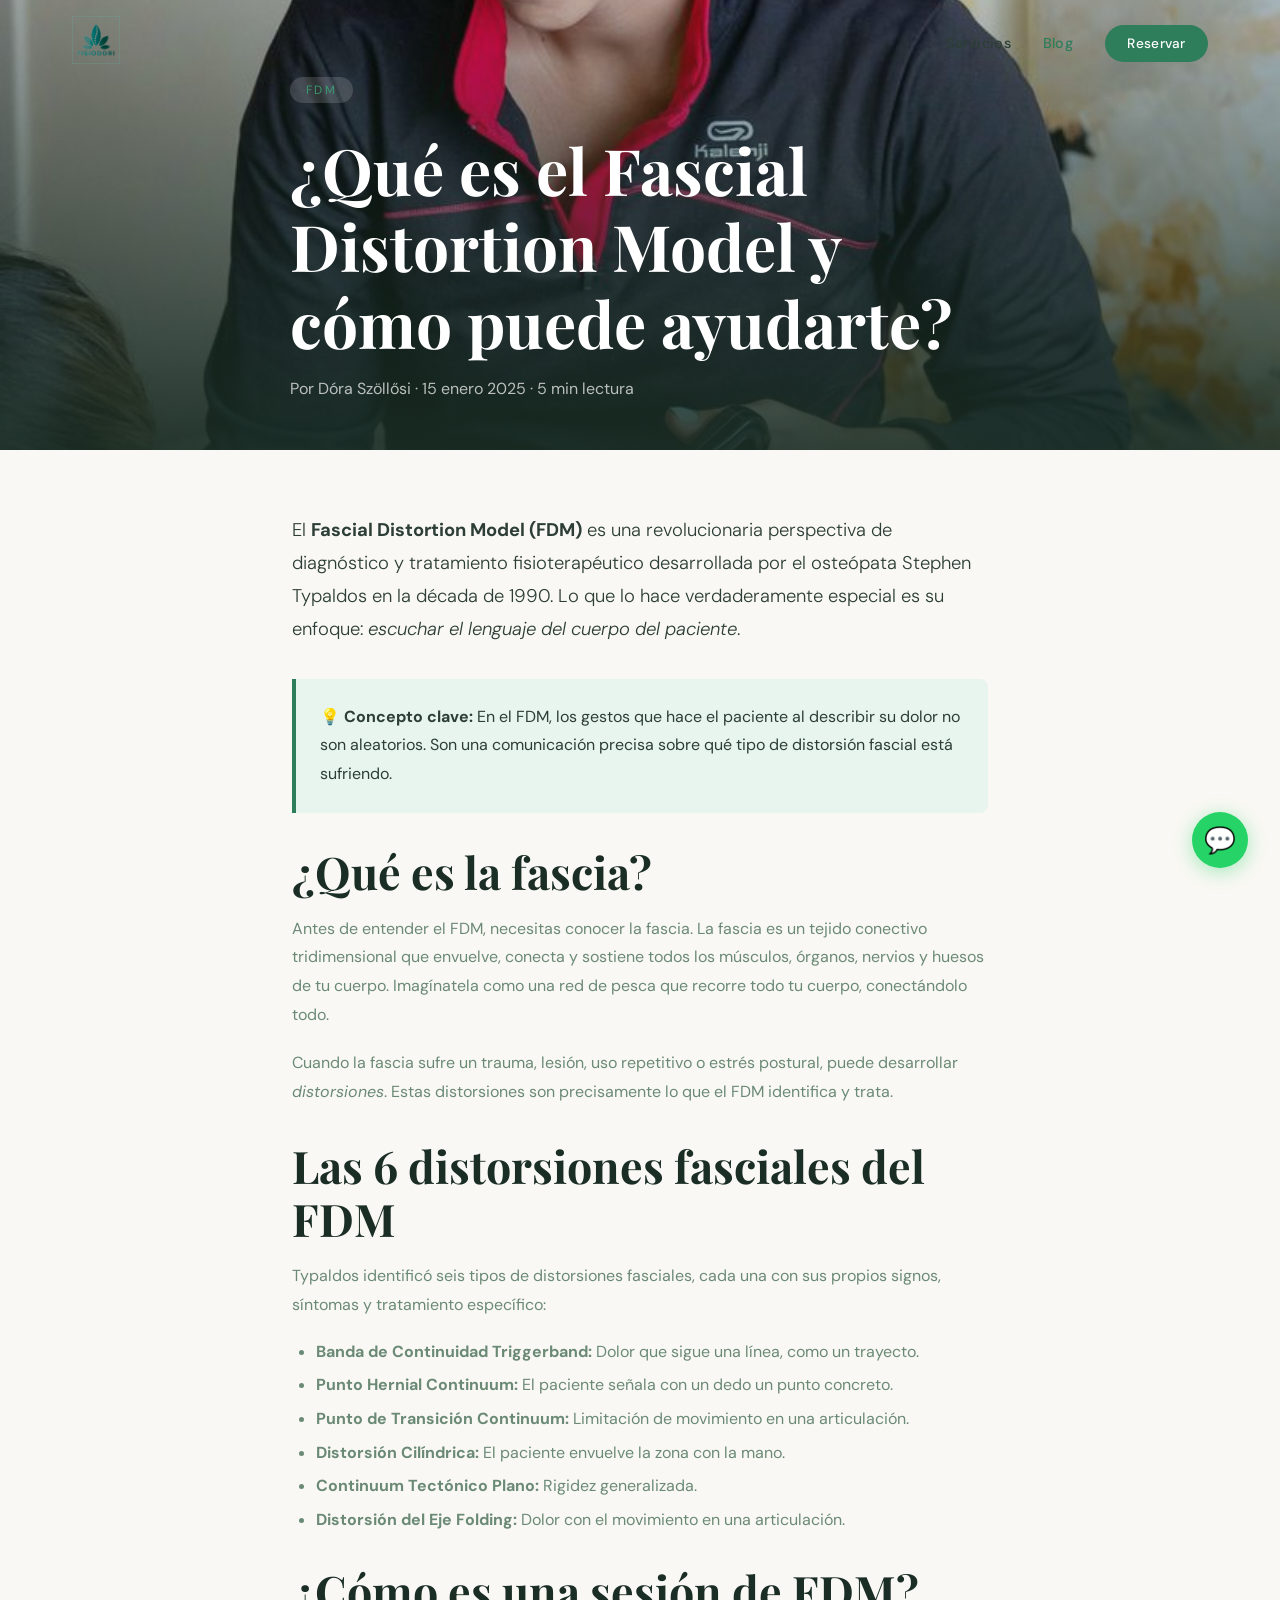
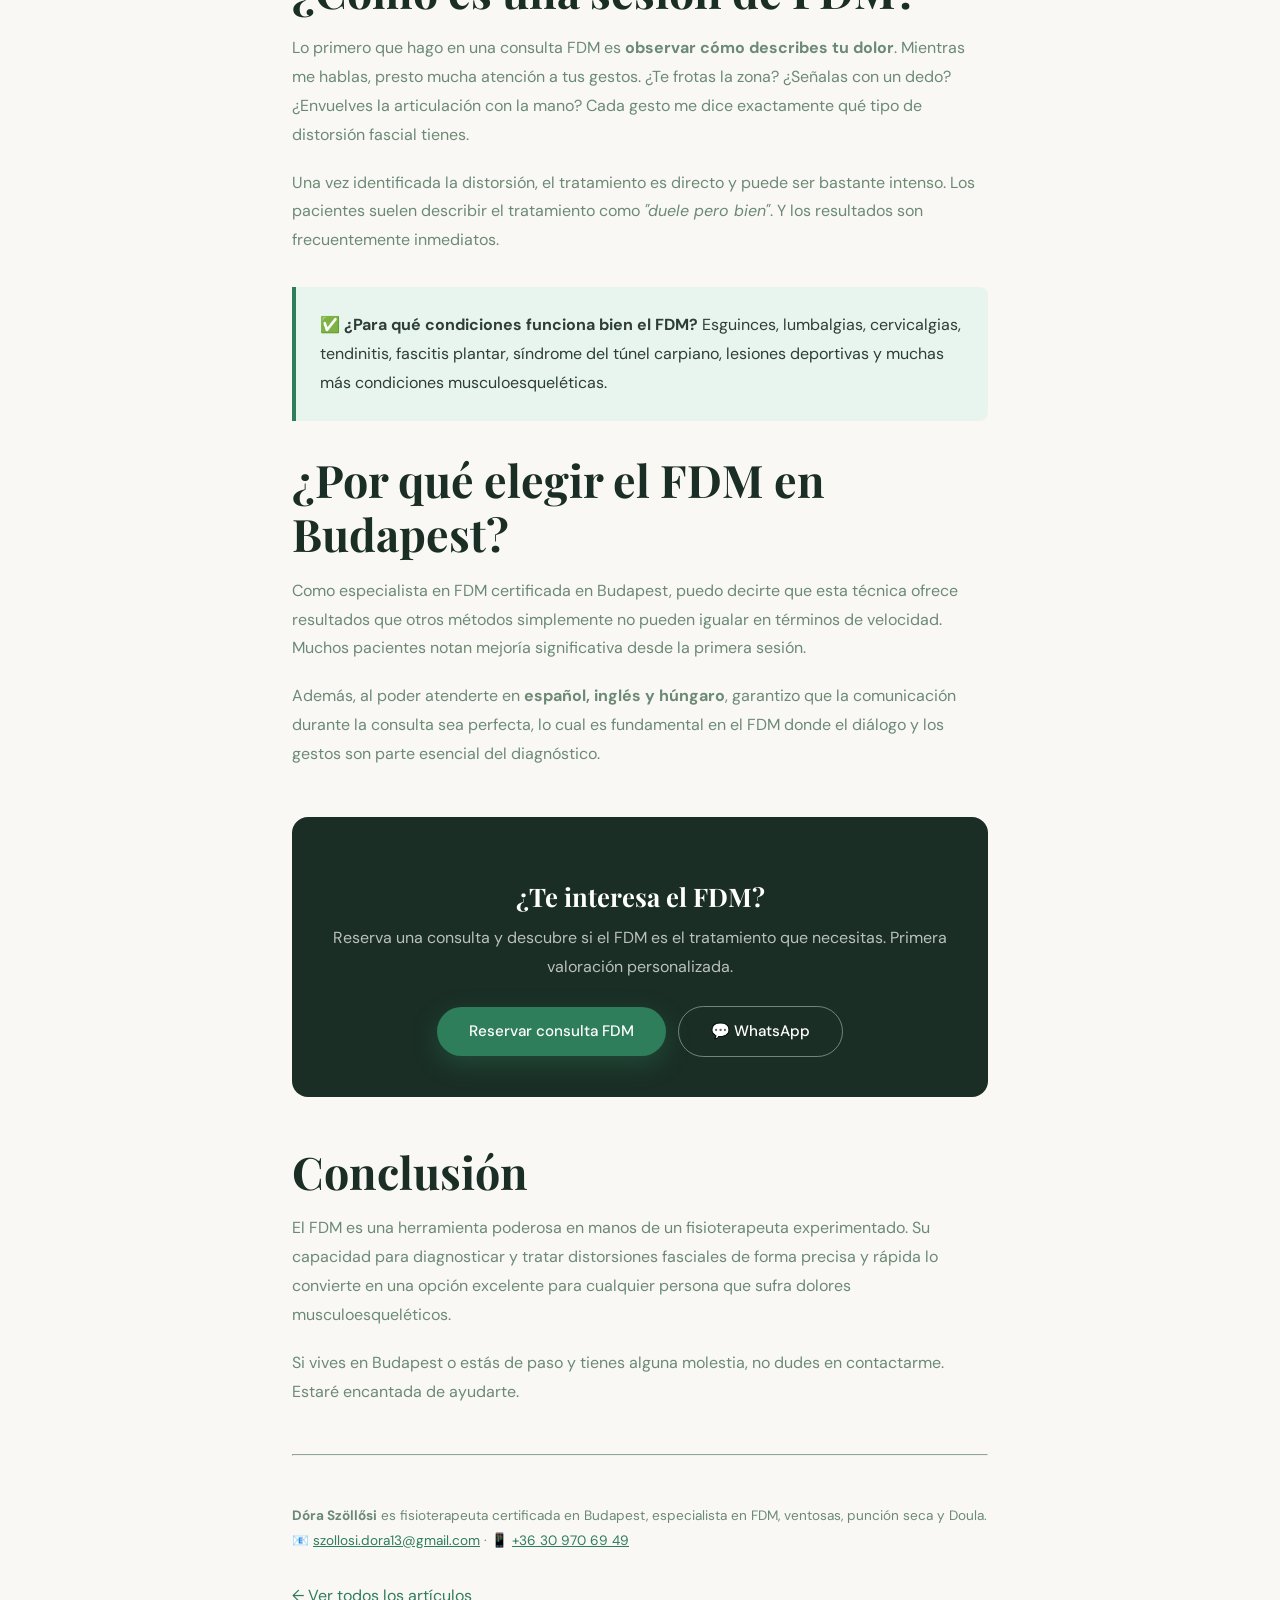
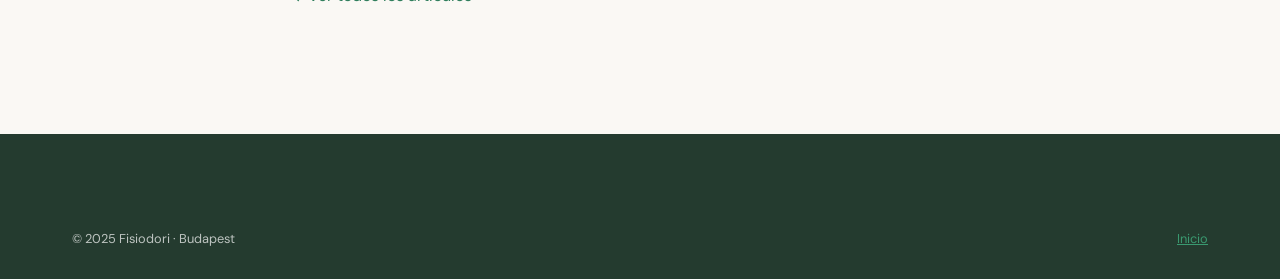
<file: blog/fdm-que-es.html>
<!DOCTYPE html>
<html lang="es">
<head>
  <meta charset="UTF-8">
  <meta name="viewport" content="width=device-width, initial-scale=1.0">
  <title>¿Qué es el FDM? Fascial Distortion Model explicado | Fisiodori Budapest</title>
  <meta name="description" content="El Fascial Distortion Model (FDM) es un revolucionario modelo de diagnóstico y tratamiento fisioterapéutico. Aprende cómo puede ayudarte con tus dolores musculares en Budapest.">
  <meta name="keywords" content="FDM Budapest, Fascial Distortion Model Budapest, fisioterapia fascia Budapest, tratamiento fascia Budapest">
  <link rel="canonical" href="https://fisiodori.com/blog/fdm-que-es.html">
  <link rel="preconnect" href="https://fonts.googleapis.com">
  <link href="https://fonts.googleapis.com/css2?family=Playfair+Display:ital,wght@0,400;0,700;1,400&family=DM+Sans:wght@300;400;500&display=swap" rel="stylesheet">
  <link rel="stylesheet" href="../css/shared.css">
  <script type="application/ld+json">
  {
    "@context": "https://schema.org",
    "@type": "Article",
    "headline": "¿Qué es el Fascial Distortion Model (FDM)?",
    "author": { "@type": "Person", "name": "Dóra Szöllősi" },
    "publisher": { "@type": "Organization", "name": "Fisiodori" },
    "datePublished": "2025-01-15",
    "description": "Guía completa sobre el FDM, sus principios y cómo puede tratar tus dolores."
  }
  </script>
  <style>
    .article-hero {
      height: 50vh;
      min-height: 350px;
      background-image: url('../images/fdm.jpg');
      background-size: cover;
      background-position: center;
      display: flex;
      align-items: flex-end;
      padding-bottom: 3rem;
      position: relative;
    }
    .article-hero::before {
      content: '';
      position: absolute;
      inset: 0;
      background: linear-gradient(to top, rgba(26,46,37,0.9), rgba(26,46,37,0.2));
    }
    .article-hero .container { position: relative; z-index: 1; }
    .article-body {
      max-width: 760px;
      margin: 0 auto;
      padding: 4rem 2rem;
    }
    .article-body h2 { margin: 2rem 0 1rem; color: var(--dark); }
    .article-body h3 { margin: 1.5rem 0 0.8rem; color: var(--dark); }
    .article-body p { margin-bottom: 1.2rem; line-height: 1.8; }
    .article-body ul { margin: 1rem 0 1.5rem 1.5rem; }
    .article-body ul li { margin-bottom: 0.5rem; color: var(--text-muted); line-height: 1.6; }
    .highlight-box {
      background: var(--green-pale);
      border-left: 4px solid var(--green);
      padding: 1.5rem;
      border-radius: 0 var(--radius-sm) var(--radius-sm) 0;
      margin: 2rem 0;
    }
    .highlight-box p { margin: 0; color: var(--text); }
    .article-cta {
      background: var(--dark);
      color: #fff;
      padding: 2.5rem;
      border-radius: var(--radius);
      text-align: center;
      margin: 3rem 0;
    }
    .article-cta h3 { color: #fff; margin-bottom: 0.8rem; }
    .article-cta p { color: rgba(255,255,255,0.7); margin-bottom: 1.5rem; }
  </style>
</head>
<body>
  <a href="https://wa.me/36309706949" class="whatsapp-btn" target="_blank" rel="noopener">💬</a>

  <header class="header scrolled">
    <div class="container">
      <nav class="nav-inner">
        <a href="../es/index.html" class="nav-logo">
          <img src="../images/logo_green.png" alt="Fisiodori">
        </a>
        <ul class="nav-links">
          <li><a href="../es/index.html#servicios" style="color:var(--text)">Servicios</a></li>
          <li><a href="../blog/" style="color:var(--green)">Blog</a></li>
          <li><a href="../es/index.html#contacto" class="nav-cta">Reservar</a></li>
        </ul>
      </nav>
    </div>
  </header>

  <div class="article-hero">
    <div class="container">
      <span class="section-label" style="background:rgba(255,255,255,0.15);color:var(--green-light)">FDM</span>
      <h1 style="color:#fff;margin:0.8rem 0;max-width:700px">¿Qué es el Fascial Distortion Model y cómo puede ayudarte?</h1>
      <p style="color:rgba(255,255,255,0.7)">Por Dóra Szöllősi · 15 enero 2025 · 5 min lectura</p>
    </div>
  </div>

  <div class="article-body">
    <p style="font-size:1.15rem;color:var(--text);font-weight:300">
      El <strong>Fascial Distortion Model (FDM)</strong> es una revolucionaria perspectiva de diagnóstico y tratamiento fisioterapéutico desarrollada por el osteópata Stephen Typaldos en la década de 1990. Lo que lo hace verdaderamente especial es su enfoque: <em>escuchar el lenguaje del cuerpo del paciente</em>.
    </p>

    <div class="highlight-box">
      <p>💡 <strong>Concepto clave:</strong> En el FDM, los gestos que hace el paciente al describir su dolor no son aleatorios. Son una comunicación precisa sobre qué tipo de distorsión fascial está sufriendo.</p>
    </div>

    <h2>¿Qué es la fascia?</h2>
    <p>
      Antes de entender el FDM, necesitas conocer la fascia. La fascia es un tejido conectivo tridimensional que envuelve, conecta y sostiene todos los músculos, órganos, nervios y huesos de tu cuerpo. Imagínatela como una red de pesca que recorre todo tu cuerpo, conectándolo todo.
    </p>
    <p>
      Cuando la fascia sufre un trauma, lesión, uso repetitivo o estrés postural, puede desarrollar <em>distorsiones</em>. Estas distorsiones son precisamente lo que el FDM identifica y trata.
    </p>

    <h2>Las 6 distorsiones fasciales del FDM</h2>
    <p>Typaldos identificó seis tipos de distorsiones fasciales, cada una con sus propios signos, síntomas y tratamiento específico:</p>
    <ul>
      <li><strong>Banda de Continuidad Triggerband:</strong> Dolor que sigue una línea, como un trayecto.</li>
      <li><strong>Punto Hernial Continuum:</strong> El paciente señala con un dedo un punto concreto.</li>
      <li><strong>Punto de Transición Continuum:</strong> Limitación de movimiento en una articulación.</li>
      <li><strong>Distorsión Cilíndrica:</strong> El paciente envuelve la zona con la mano.</li>
      <li><strong>Continuum Tectónico Plano:</strong> Rigidez generalizada.</li>
      <li><strong>Distorsión del Eje Folding:</strong> Dolor con el movimiento en una articulación.</li>
    </ul>

    <h2>¿Cómo es una sesión de FDM?</h2>
    <p>
      Lo primero que hago en una consulta FDM es <strong>observar cómo describes tu dolor</strong>. Mientras me hablas, presto mucha atención a tus gestos. ¿Te frotas la zona? ¿Señalas con un dedo? ¿Envuelves la articulación con la mano? Cada gesto me dice exactamente qué tipo de distorsión fascial tienes.
    </p>
    <p>
      Una vez identificada la distorsión, el tratamiento es directo y puede ser bastante intenso. Los pacientes suelen describir el tratamiento como <em>"duele pero bien"</em>. Y los resultados son frecuentemente inmediatos.
    </p>

    <div class="highlight-box">
      <p>✅ <strong>¿Para qué condiciones funciona bien el FDM?</strong> Esguinces, lumbalgias, cervicalgias, tendinitis, fascitis plantar, síndrome del túnel carpiano, lesiones deportivas y muchas más condiciones musculoesqueléticas.</p>
    </div>

    <h2>¿Por qué elegir el FDM en Budapest?</h2>
    <p>
      Como especialista en FDM certificada en Budapest, puedo decirte que esta técnica ofrece resultados que otros métodos simplemente no pueden igualar en términos de velocidad. Muchos pacientes notan mejoría significativa desde la primera sesión.
    </p>
    <p>
      Además, al poder atenderte en <strong>español, inglés y húngaro</strong>, garantizo que la comunicación durante la consulta sea perfecta, lo cual es fundamental en el FDM donde el diálogo y los gestos son parte esencial del diagnóstico.
    </p>

    <div class="article-cta">
      <h3>¿Te interesa el FDM?</h3>
      <p>Reserva una consulta y descubre si el FDM es el tratamiento que necesitas. Primera valoración personalizada.</p>
      <a href="../es/index.html#contacto" class="btn btn-primary">Reservar consulta FDM</a>
      &nbsp;
      <a href="https://wa.me/36309706949" class="btn btn-outline" target="_blank" style="border-color:rgba(255,255,255,0.4)">💬 WhatsApp</a>
    </div>

    <h2>Conclusión</h2>
    <p>
      El FDM es una herramienta poderosa en manos de un fisioterapeuta experimentado. Su capacidad para diagnosticar y tratar distorsiones fasciales de forma precisa y rápida lo convierte en una opción excelente para cualquier persona que sufra dolores musculoesqueléticos.
    </p>
    <p>
      Si vives en Budapest o estás de paso y tienes alguna molestia, no dudes en contactarme. Estaré encantada de ayudarte.
    </p>

    <hr style="margin:3rem 0;border-color:var(--green-pale)">

    <p style="font-size:0.85rem;color:var(--text-muted)">
      <strong>Dóra Szöllősi</strong> es fisioterapeuta certificada en Budapest, especialista en FDM, ventosas, punción seca y Doula.
      📧 <a href="mailto:szollosi.dora13@gmail.com" style="color:var(--green)">szollosi.dora13@gmail.com</a> ·
      📱 <a href="tel:+36309706949" style="color:var(--green)">+36 30 970 69 49</a>
    </p>

    <div style="margin-top:2rem">
      <a href="index.html" style="color:var(--green);text-decoration:none">← Ver todos los artículos</a>
    </div>
  </div>

  <footer class="footer" style="margin-top:4rem">
    <div class="container">
      <div class="footer-bottom" style="border-top:none">
        <span>© 2025 Fisiodori · Budapest</span>
        <a href="../es/index.html" style="color:var(--green-light)">Inicio</a>
      </div>
    </div>
  </footer>

  <script src="../js/main.js"></script>
</body>
</html>
</file>
<file: css/shared.css>
/* ============================================
   FISIODORI – Shared Styles
   ============================================ */

*, *::before, *::after { box-sizing: border-box; margin: 0; padding: 0; }

:root {
  --green: #2E7D5B;
  --green-light: #3a9970;
  --green-dark: #1f5a40;
  --green-pale: #e8f5ef;
  --cream: #faf8f4;
  --warm-white: #f5f3ef;
  --dark: #1a2e25;
  --dark-2: #243b2f;
  --gold: #c8a96e;
  --gold-light: #e8c98e;
  --text: #2c3e35;
  --text-muted: #6b8a76;
  --radius: 16px;
  --radius-sm: 8px;
  --shadow: 0 4px 30px rgba(26,46,37,0.12);
  --shadow-lg: 0 20px 60px rgba(26,46,37,0.2);
  --transition: all 0.4s cubic-bezier(0.34, 1.56, 0.64, 1);
}

html { scroll-behavior: smooth; }

body {
  font-family: 'DM Sans', sans-serif;
  color: var(--text);
  background: var(--cream);
  overflow-x: hidden;
}

/* ---- TYPOGRAPHY ---- */
h1, h2, h3, h4 { font-family: 'Playfair Display', serif; line-height: 1.2; }
h1 { font-size: clamp(2.2rem, 6vw, 4rem); }
h2 { font-size: clamp(1.8rem, 4vw, 2.8rem); }
h3 { font-size: clamp(1.2rem, 2.5vw, 1.6rem); }

p { line-height: 1.7; color: var(--text-muted); }

/* ---- LAYOUT ---- */
.container { max-width: 1200px; margin: 0 auto; padding: 0 2rem; }
.section { padding: 6rem 0; }
.section-sm { padding: 4rem 0; }

/* ---- HEADER / NAV ---- */
.header {
  position: fixed;
  top: 0; left: 0; right: 0;
  z-index: 1000;
  padding: 1rem 0;
  transition: all 0.3s ease;
}

.header.scrolled {
  background: rgba(255,255,255,0.96);
  backdrop-filter: blur(20px);
  box-shadow: var(--shadow);
  padding: 0.6rem 0;
}

.nav-inner {
  display: flex;
  align-items: center;
  justify-content: space-between;
  gap: 2rem;
}

.nav-logo img { height: 48px; transition: all 0.3s ease; }
.header.scrolled .nav-logo img { height: 40px; }

.nav-links {
  display: flex;
  list-style: none;
  gap: 2rem;
  align-items: center;
}

.nav-links a {
  text-decoration: none;
  color: rgba(255,255,255,0.9);
  font-weight: 500;
  font-size: 0.9rem;
  letter-spacing: 0.02em;
  transition: color 0.3s;
  position: relative;
}

.nav-links a::after {
  content: '';
  position: absolute;
  bottom: -3px; left: 0; right: 0;
  height: 2px;
  background: var(--gold);
  transform: scaleX(0);
  transition: transform 0.3s ease;
}

.nav-links a:hover::after, .nav-links a.active::after { transform: scaleX(1); }

.header.scrolled .nav-links a { color: var(--text); }
.nav-links a:hover { color: var(--green); }

.nav-cta {
  background: var(--green) !important;
  color: #fff !important;
  padding: 0.6rem 1.4rem;
  border-radius: 50px;
  font-size: 0.85rem !important;
  transition: background 0.3s !important;
}

.nav-cta::after { display: none !important; }
.nav-cta:hover { background: var(--green-dark) !important; }

.lang-switcher {
  display: flex;
  gap: 0.4rem;
}

.lang-switcher a {
  font-size: 0.75rem;
  padding: 0.2rem 0.6rem;
  border: 1px solid rgba(255,255,255,0.3);
  border-radius: 20px;
  color: rgba(255,255,255,0.7) !important;
  text-decoration: none;
  transition: all 0.3s;
}

.lang-switcher a:hover, .lang-switcher a.active {
  background: var(--green);
  border-color: var(--green);
  color: #fff !important;
}

.header.scrolled .lang-switcher a {
  border-color: rgba(0,0,0,0.2);
  color: var(--text-muted) !important;
}

/* Hamburger */
.hamburger {
  display: none;
  flex-direction: column;
  gap: 5px;
  cursor: pointer;
  padding: 6px;
  background: none;
  border: none;
  z-index: 10;
}

.hamburger span {
  display: block;
  width: 24px;
  height: 2px;
  background: #fff;
  border-radius: 2px;
  transition: all 0.3s;
}

.header.scrolled .hamburger span { background: var(--dark); }

/* Mobile nav */
.mobile-menu {
  display: none;
  position: fixed;
  inset: 0;
  background: var(--dark);
  z-index: 999;
  flex-direction: column;
  align-items: center;
  justify-content: center;
  gap: 2rem;
}

.mobile-menu.open { display: flex; }

.mobile-menu a {
  font-family: 'Playfair Display', serif;
  font-size: 1.8rem;
  color: #fff;
  text-decoration: none;
  transition: color 0.3s;
}

.mobile-menu a:hover { color: var(--gold); }

.mobile-close {
  position: absolute;
  top: 1.5rem; right: 1.5rem;
  background: none;
  border: none;
  color: #fff;
  font-size: 2rem;
  cursor: pointer;
}

/* ---- HERO ---- */
.hero {
  position: relative;
  min-height: 100vh;
  display: flex;
  align-items: center;
  overflow: hidden;
}

.hero-bg {
  position: absolute;
  inset: 0;
  background-image: url('../images/hero.jpg');
  background-size: cover;
  background-position: center 30%;
}

@media (min-width: 769px) {
  .hero-bg { animation: heroZoom 20s ease-in-out infinite alternate; }
}

@keyframes heroZoom {
  from { transform: scale(1.0); }
  to { transform: scale(1.06); }
}

.hero-overlay {
  position: absolute;
  inset: 0;
  background: linear-gradient(
    135deg,
    rgba(26,46,37,0.85) 0%,
    rgba(26,46,37,0.5) 60%,
    rgba(46,125,91,0.2) 100%
  );
}

.hero-content {
  position: relative;
  z-index: 2;
  max-width: 700px;
}

.hero-badge {
  display: inline-flex;
  align-items: center;
  gap: 0.5rem;
  background: rgba(200,169,110,0.15);
  border: 1px solid rgba(200,169,110,0.3);
  color: var(--gold-light);
  padding: 0.4rem 1rem;
  border-radius: 50px;
  font-size: 0.8rem;
  letter-spacing: 0.12em;
  text-transform: uppercase;
  margin-bottom: 1.5rem;
  backdrop-filter: blur(10px);
  animation: fadeInUp 0.8s ease both;
}

.hero-title {
  color: #fff;
  margin-bottom: 1.2rem;
  animation: fadeInUp 0.8s 0.2s ease both;
}

.hero-title em { color: var(--gold); font-style: italic; }

.hero-desc {
  color: rgba(255,255,255,0.8);
  font-size: 1.1rem;
  margin-bottom: 2.5rem;
  max-width: 520px;
  animation: fadeInUp 0.8s 0.4s ease both;
}

.hero-actions {
  display: flex;
  gap: 1rem;
  flex-wrap: wrap;
  animation: fadeInUp 0.8s 0.6s ease both;
}

.hero-scroll {
  position: absolute;
  bottom: 2rem;
  left: 50%;
  transform: translateX(-50%);
  z-index: 2;
  display: flex;
  flex-direction: column;
  align-items: center;
  gap: 0.5rem;
  color: rgba(255,255,255,0.5);
  font-size: 0.75rem;
  letter-spacing: 0.1em;
  text-transform: uppercase;
  cursor: pointer;
}

.scroll-line {
  width: 1px;
  height: 40px;
  background: linear-gradient(to bottom, rgba(255,255,255,0), rgba(255,255,255,0.5));
  animation: scrollPulse 2s ease-in-out infinite;
}

@keyframes scrollPulse {
  0%, 100% { transform: scaleY(1); opacity: 0.5; }
  50% { transform: scaleY(1.3); opacity: 1; }
}

/* Floating stats on hero */
.hero-stats {
  position: absolute;
  right: 5%;
  bottom: 15%;
  z-index: 2;
  display: flex;
  flex-direction: column;
  gap: 1rem;
  animation: fadeInRight 0.8s 0.8s ease both;
}

.stat-card {
  background: rgba(255,255,255,0.08);
  backdrop-filter: blur(20px);
  border: 1px solid rgba(255,255,255,0.1);
  border-radius: var(--radius);
  padding: 1rem 1.5rem;
  text-align: center;
  min-width: 120px;
}

.stat-number {
  font-family: 'Playfair Display', serif;
  font-size: 2rem;
  color: var(--gold);
  display: block;
}

.stat-label {
  font-size: 0.7rem;
  color: rgba(255,255,255,0.6);
  text-transform: uppercase;
  letter-spacing: 0.08em;
}

/* ---- BUTTONS ---- */
.btn {
  display: inline-flex;
  align-items: center;
  gap: 0.5rem;
  padding: 0.9rem 2rem;
  border-radius: 50px;
  font-weight: 500;
  font-size: 0.95rem;
  text-decoration: none;
  transition: var(--transition);
  cursor: pointer;
  border: none;
  font-family: 'DM Sans', sans-serif;
}

.btn-primary {
  background: var(--green);
  color: #fff;
  box-shadow: 0 8px 25px rgba(46,125,91,0.35);
}

.btn-primary:hover {
  background: var(--green-dark);
  transform: translateY(-3px);
  box-shadow: 0 14px 35px rgba(46,125,91,0.45);
}

.btn-outline {
  background: transparent;
  color: #fff;
  border: 1px solid rgba(255,255,255,0.5);
}

.btn-outline:hover {
  background: rgba(255,255,255,0.1);
  border-color: #fff;
}

.btn-ghost {
  background: transparent;
  color: var(--green);
  border: 2px solid var(--green);
}

.btn-ghost:hover {
  background: var(--green);
  color: #fff;
  transform: translateY(-3px);
}

/* ---- SECTION HEADERS ---- */
.section-label {
  display: inline-block;
  font-size: 0.75rem;
  letter-spacing: 0.2em;
  text-transform: uppercase;
  color: var(--green);
  background: var(--green-pale);
  padding: 0.3rem 1rem;
  border-radius: 50px;
  margin-bottom: 1rem;
}

.section-title { margin-bottom: 1rem; color: var(--dark); }
.section-subtitle { max-width: 560px; font-size: 1.05rem; }

.section-header { margin-bottom: 4rem; }
.section-header.center { text-align: center; }
.section-header.center .section-subtitle { margin: 0 auto; }

/* ---- SERVICES ---- */
.services-bg { background: var(--warm-white); }

.services-grid {
  display: grid;
  grid-template-columns: repeat(auto-fit, minmax(280px, 1fr));
  gap: 2rem;
}

.service-card {
  background: #fff;
  border-radius: var(--radius);
  overflow: hidden;
  box-shadow: var(--shadow);
  transition: var(--transition);
  position: relative;
}

.service-card:hover {
  transform: translateY(-10px);
  box-shadow: var(--shadow-lg);
}

.service-img {
  height: 220px;
  overflow: hidden;
  position: relative;
}

.service-img img {
  width: 100%;
  height: 100%;
  object-fit: cover;
  transition: transform 0.6s ease;
}

.service-card:hover .service-img img { transform: scale(1.08); }

.service-img-overlay {
  position: absolute;
  inset: 0;
  background: linear-gradient(to top, rgba(26,46,37,0.6), transparent);
}

.service-icon {
  position: absolute;
  bottom: 1rem; right: 1rem;
  width: 48px; height: 48px;
  background: var(--green);
  border-radius: 12px;
  display: flex;
  align-items: center;
  justify-content: center;
  font-size: 1.4rem;
  box-shadow: 0 4px 15px rgba(46,125,91,0.4);
}

.service-body { padding: 1.5rem; }

.service-name {
  font-family: 'Playfair Display', serif;
  font-size: 1.2rem;
  color: var(--dark);
  margin-bottom: 0.6rem;
}

.service-desc { font-size: 0.9rem; line-height: 1.6; }

.service-tag {
  display: inline-block;
  font-size: 0.7rem;
  letter-spacing: 0.1em;
  text-transform: uppercase;
  color: var(--green);
  background: var(--green-pale);
  padding: 0.2rem 0.8rem;
  border-radius: 50px;
  margin-top: 1rem;
}

/* ---- ABOUT ---- */
.about-grid {
  display: grid;
  grid-template-columns: 1fr 1fr;
  gap: 5rem;
  align-items: center;
}

.about-img-wrap {
  position: relative;
}

.about-img-main {
  border-radius: var(--radius);
  overflow: hidden;
  box-shadow: var(--shadow-lg);
}

.about-img-main img {
  width: 100%;
  height: 550px;
  object-fit: cover;
  object-position: center top;
  display: block;
  transition: transform 0.6s ease;
}

.about-img-main:hover img { transform: scale(1.03); }

.about-img-accent {
  position: absolute;
  bottom: -2rem;
  right: -2rem;
  width: 180px;
  height: 180px;
  border-radius: var(--radius);
  overflow: hidden;
  border: 4px solid #fff;
  box-shadow: var(--shadow);
}

.about-img-accent img { width: 100%; height: 100%; object-fit: cover; }

.about-badge {
  position: absolute;
  top: -1rem; left: -1rem;
  background: var(--green);
  color: #fff;
  padding: 0.8rem 1.2rem;
  border-radius: var(--radius);
  text-align: center;
  box-shadow: var(--shadow);
}

.about-badge-num {
  font-family: 'Playfair Display', serif;
  font-size: 1.8rem;
  display: block;
}

.about-badge-txt { font-size: 0.7rem; letter-spacing: 0.08em; }

.about-content h2 { margin-bottom: 1.2rem; }

.about-qualities {
  display: flex;
  flex-direction: column;
  gap: 1rem;
  margin: 2rem 0;
}

.quality-item {
  display: flex;
  align-items: flex-start;
  gap: 1rem;
}

.quality-icon {
  width: 40px;
  height: 40px;
  min-width: 40px;
  background: var(--green-pale);
  border-radius: 10px;
  display: flex;
  align-items: center;
  justify-content: center;
  font-size: 1.1rem;
}

.quality-text { font-size: 0.9rem; line-height: 1.6; }
.quality-text strong { color: var(--dark); font-size: 0.95rem; display: block; margin-bottom: 0.2rem; }

/* ---- GALLERY ---- */
.gallery-grid {
  display: grid;
  grid-template-columns: 2fr 1fr 1fr;
  grid-template-rows: 250px 250px;
  gap: 1rem;
}

.gallery-item {
  overflow: hidden;
  border-radius: var(--radius);
  position: relative;
  cursor: pointer;
}

.gallery-item:first-child { grid-row: 1 / 3; }

.gallery-item img {
  width: 100%;
  height: 100%;
  object-fit: cover;
  transition: transform 0.6s ease;
}

.gallery-item:hover img { transform: scale(1.08); }

.gallery-overlay {
  position: absolute;
  inset: 0;
  background: rgba(26,46,37,0.5);
  opacity: 0;
  transition: opacity 0.3s;
  display: flex;
  align-items: center;
  justify-content: center;
  color: #fff;
  font-size: 2rem;
}

.gallery-item:hover .gallery-overlay { opacity: 1; }

/* ---- TESTIMONIALS ---- */
.testimonials-bg { background: var(--dark); }

.testimonials-bg .section-label {
  background: rgba(255,255,255,0.1);
  color: var(--green-light);
}

.testimonials-bg .section-title {
  color: #fff;
}

.testimonials-track {
  display: grid;
  grid-template-columns: repeat(3, 1fr);
  gap: 2rem;
}

@media (max-width: 900px) {
  .testimonials-track { grid-template-columns: 1fr; max-width: 500px; margin: 0 auto; }
}

.testimonial-card {
  background: rgba(255,255,255,0.05);
  border: 1px solid rgba(255,255,255,0.08);
  border-radius: var(--radius);
  padding: 2rem;
  position: relative;
  transition: all 0.3s ease;
}

.testimonial-card:hover {
  background: rgba(255,255,255,0.08);
  transform: translateY(-5px);
}

.testimonial-quote {
  font-family: 'Playfair Display', serif;
  font-size: 4rem;
  color: var(--green);
  line-height: 0.5;
  margin-bottom: 1rem;
  display: block;
}

.testimonial-text {
  color: rgba(255,255,255,0.8);
  font-style: italic;
  line-height: 1.7;
  margin-bottom: 1.5rem;
}

.testimonial-author {
  display: flex;
  align-items: center;
  gap: 1rem;
}

.testimonial-avatar {
  width: 44px;
  height: 44px;
  border-radius: 50%;
  background: var(--green);
  display: flex;
  align-items: center;
  justify-content: center;
  font-family: 'Playfair Display', serif;
  font-size: 1.1rem;
  color: #fff;
}

.testimonial-name { color: #fff; font-weight: 500; font-size: 0.95rem; }
.testimonial-location { color: rgba(255,255,255,0.4); font-size: 0.8rem; }

.stars { color: var(--gold); font-size: 0.9rem; margin-bottom: 1rem; }

/* ---- CONTACT ---- */
.contact-grid {
  display: grid;
  grid-template-columns: 1fr 1.3fr;
  gap: 5rem;
  align-items: start;
}

.contact-info h2 { margin-bottom: 1rem; }

.contact-items { margin: 2rem 0; display: flex; flex-direction: column; gap: 1.5rem; }

.contact-item {
  display: flex;
  align-items: center;
  gap: 1rem;
}

.contact-icon {
  width: 50px;
  height: 50px;
  background: var(--green-pale);
  border-radius: 12px;
  display: flex;
  align-items: center;
  justify-content: center;
  font-size: 1.3rem;
  color: var(--green);
  flex-shrink: 0;
}

.contact-detail a {
  color: var(--green);
  text-decoration: none;
  font-weight: 500;
}

.contact-detail a:hover { text-decoration: underline; }
.contact-detail small { display: block; color: var(--text-muted); font-size: 0.8rem; }

.contact-form {
  background: #fff;
  border-radius: var(--radius);
  padding: 3rem;
  box-shadow: var(--shadow-lg);
}

.form-group { margin-bottom: 1.5rem; }

.form-group label {
  display: block;
  font-size: 0.85rem;
  font-weight: 500;
  color: var(--dark);
  margin-bottom: 0.5rem;
}

.form-group input,
.form-group textarea,
.form-group select {
  width: 100%;
  padding: 0.9rem 1.2rem;
  border: 1.5px solid rgba(0,0,0,0.1);
  border-radius: var(--radius-sm);
  font-family: 'DM Sans', sans-serif;
  font-size: 0.95rem;
  color: var(--text);
  background: var(--cream);
  transition: border-color 0.3s;
  outline: none;
}

.form-group input:focus,
.form-group textarea:focus,
.form-group select:focus {
  border-color: var(--green);
  background: #fff;
}

.form-group textarea { resize: vertical; min-height: 120px; }

.form-row { display: grid; grid-template-columns: 1fr 1fr; gap: 1rem; }

/* ---- BLOG ---- */
.blog-grid {
  display: grid;
  grid-template-columns: repeat(auto-fill, minmax(320px, 1fr));
  gap: 2rem;
}

.blog-card {
  background: #fff;
  border-radius: var(--radius);
  overflow: hidden;
  box-shadow: var(--shadow);
  transition: var(--transition);
  text-decoration: none;
  color: inherit;
  display: block;
}

.blog-card:hover { transform: translateY(-8px); box-shadow: var(--shadow-lg); }

.blog-card-img {
  height: 200px;
  overflow: hidden;
}

.blog-card-img img {
  width: 100%;
  height: 100%;
  object-fit: cover;
  transition: transform 0.6s ease;
}

.blog-card:hover .blog-card-img img { transform: scale(1.08); }

.blog-card-body { padding: 1.5rem; }

.blog-tag {
  font-size: 0.7rem;
  letter-spacing: 0.12em;
  text-transform: uppercase;
  color: var(--green);
  font-weight: 600;
  margin-bottom: 0.6rem;
  display: block;
}

.blog-title {
  font-family: 'Playfair Display', serif;
  font-size: 1.15rem;
  color: var(--dark);
  margin-bottom: 0.6rem;
  line-height: 1.3;
}

.blog-excerpt { font-size: 0.875rem; line-height: 1.6; }

.blog-meta {
  display: flex;
  align-items: center;
  gap: 0.5rem;
  margin-top: 1rem;
  font-size: 0.8rem;
  color: var(--text-muted);
}

/* ---- FOOTER ---- */
.footer {
  background: var(--dark-2);
  color: rgba(255,255,255,0.7);
  padding: 4rem 0 2rem;
}

.footer-grid {
  display: grid;
  grid-template-columns: 2fr 1fr 1fr;
  gap: 3rem;
  margin-bottom: 3rem;
}

.footer-brand img { height: 50px; margin-bottom: 1rem; }
.footer-brand p { font-size: 0.9rem; line-height: 1.6; max-width: 280px; }

.footer-col h4 {
  font-family: 'Playfair Display', serif;
  color: #fff;
  margin-bottom: 1rem;
  font-size: 1rem;
}

.footer-links { list-style: none; display: flex; flex-direction: column; gap: 0.5rem; }
.footer-links a { color: rgba(255,255,255,0.6); text-decoration: none; font-size: 0.9rem; transition: color 0.3s; }
.footer-links a:hover { color: var(--green-light); }

.footer-bottom {
  border-top: 1px solid rgba(255,255,255,0.08);
  padding-top: 2rem;
  display: flex;
  align-items: center;
  justify-content: space-between;
  flex-wrap: wrap;
  gap: 1rem;
  font-size: 0.8rem;
}

.social-links { display: flex; gap: 0.8rem; }

.social-link {
  width: 36px;
  height: 36px;
  border-radius: 50%;
  background: rgba(255,255,255,0.08);
  display: flex;
  align-items: center;
  justify-content: center;
  text-decoration: none;
  font-size: 1rem;
  transition: all 0.3s;
}

.social-link:hover { background: var(--green); transform: translateY(-3px); }

/* ---- ANIMATIONS ---- */
@keyframes fadeInUp {
  from { opacity: 0; transform: translateY(30px); }
  to { opacity: 1; transform: translateY(0); }
}

@keyframes fadeInRight {
  from { opacity: 0; transform: translateX(30px); }
  to { opacity: 1; transform: translateX(0); }
}

@keyframes fadeInLeft {
  from { opacity: 0; transform: translateX(-30px); }
  to { opacity: 1; transform: translateX(0); }
}

.reveal {
  opacity: 0;
  transform: translateY(40px);
  transition: opacity 0.7s ease, transform 0.7s ease;
}

.reveal.visible {
  opacity: 1;
  transform: none;
}

.reveal-left {
  opacity: 0;
  transform: translateX(-40px);
  transition: opacity 0.7s ease, transform 0.7s ease;
}

.reveal-left.visible { opacity: 1; transform: none; }

.reveal-right {
  opacity: 0;
  transform: translateX(40px);
  transition: opacity 0.7s ease, transform 0.7s ease;
}

.reveal-right.visible { opacity: 1; transform: none; }

/* ---- DECORATIVE ---- */
.green-dot {
  display: inline-block;
  width: 8px;
  height: 8px;
  background: var(--green);
  border-radius: 50%;
  margin-right: 0.4rem;
  animation: pulse 2s ease infinite;
}

@keyframes pulse {
  0%, 100% { transform: scale(1); opacity: 1; }
  50% { transform: scale(1.3); opacity: 0.7; }
}

/* ---- RESPONSIVE ---- */

/* Reduce animations on mobile for performance */
@media (max-width: 768px) {
  .hero-bg { animation: none !important; }
  .hero-content { animation: none !important; }
  .hero-badge, .hero-title, .hero-desc, .hero-actions { animation: none !important; opacity: 1 !important; transform: none !important; }
  .scroll-line { animation: none !important; }

  /* Show reveals immediately on mobile - no lazy fade */
  .reveal, .reveal-left, .reveal-right {
    opacity: 1 !important;
    transform: none !important;
    transition: none !important;
  }
}

@media (prefers-reduced-motion: reduce) {
  *, *::before, *::after { animation: none !important; transition: none !important; }
}
@media (max-width: 900px) {
  .about-grid { grid-template-columns: 1fr; gap: 3rem; }
  .about-img-main img { height: 400px; }
  .about-img-accent { width: 130px; height: 130px; }
  .gallery-grid { grid-template-columns: 1fr 1fr; }
  .gallery-item:first-child { grid-row: auto; }
  .contact-grid { grid-template-columns: 1fr; gap: 3rem; }
  .footer-grid { grid-template-columns: 1fr 1fr; }
  .hero-stats { display: none; }
}

@media (max-width: 768px) {
  .nav-links { display: none; }
  .hamburger { display: flex; }
  .section { padding: 3.5rem 0; }
  .gallery-grid { grid-template-columns: 1fr; }
  .footer-grid { grid-template-columns: 1fr; }
  .form-row { grid-template-columns: 1fr; }
  .contact-form { padding: 1.5rem; }
  .stats-strip .container { gap: 1.2rem; }
  .services-grid { grid-template-columns: 1fr; }
  .blog-grid { grid-template-columns: 1fr; }
  .lang-switcher { display: none; }
  
  /* Hero mobile fixes */
  .hero-title { font-size: 2rem; }
  .hero-desc { font-size: 0.95rem; }
  .hero-content { padding-top: 6rem; }
  .hero-actions { flex-direction: column; align-items: flex-start; }
  .hero-actions .btn { width: 100%; justify-content: center; }

  /* About on mobile */
  .about-img-accent { display: none; }
  .about-badge { top: 0.5rem; left: 0.5rem; }
}

/* ---- WHATSAPP FLOAT ---- */
.whatsapp-btn {
  position: fixed;
  bottom: 2rem;
  right: 2rem;
  z-index: 999;
  width: 56px;
  height: 56px;
  background: #25D366;
  border-radius: 50%;
  display: flex;
  align-items: center;
  justify-content: center;
  font-size: 1.6rem;
  text-decoration: none;
  box-shadow: 0 4px 20px rgba(37,211,102,0.4);
  transition: all 0.3s;
  animation: bounceIn 1s 2s ease both;
}

.whatsapp-btn:hover {
  transform: scale(1.1);
  box-shadow: 0 8px 30px rgba(37,211,102,0.5);
}

@keyframes bounceIn {
  0% { opacity: 0; transform: scale(0); }
  60% { transform: scale(1.15); }
  80% { transform: scale(0.95); }
  100% { opacity: 1; transform: scale(1); }
}

/* ---- PROGRESS BAR ---- */
.progress-bar {
  position: fixed;
  top: 0; left: 0;
  height: 3px;
  background: linear-gradient(90deg, var(--green), var(--gold));
  z-index: 9999;
  transform-origin: left;
  transform: scaleX(0);
  transition: transform 0.1s;
}

/* Counter strip */
.stats-strip {
  background: var(--green);
  padding: 2rem 0;
}

.stats-strip .container {
  display: flex;
  justify-content: space-around;
  flex-wrap: wrap;
  gap: 2rem;
}

.strip-stat { text-align: center; color: #fff; }

.strip-num {
  font-family: 'Playfair Display', serif;
  font-size: 2.5rem;
  display: block;
}

.strip-label {
  font-size: 0.8rem;
  opacity: 0.8;
  letter-spacing: 0.1em;
  text-transform: uppercase;
}
</file>
